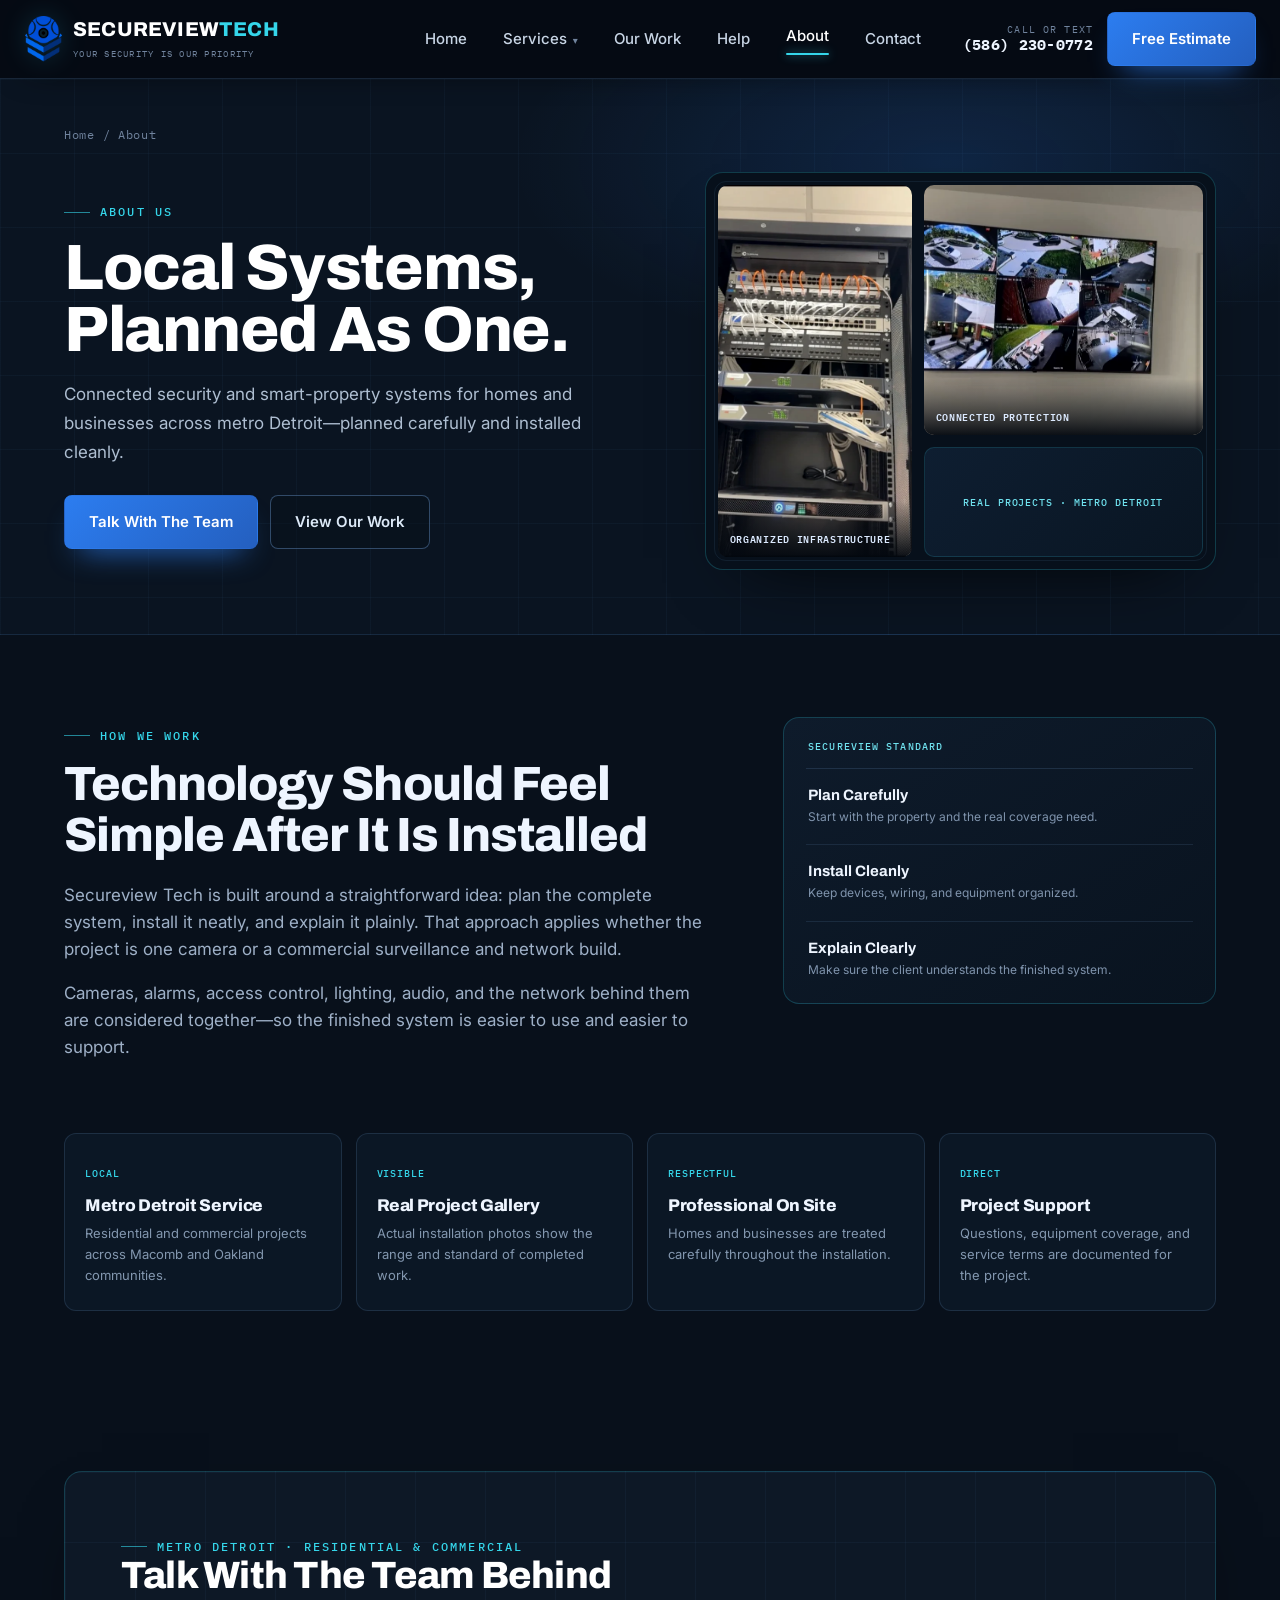
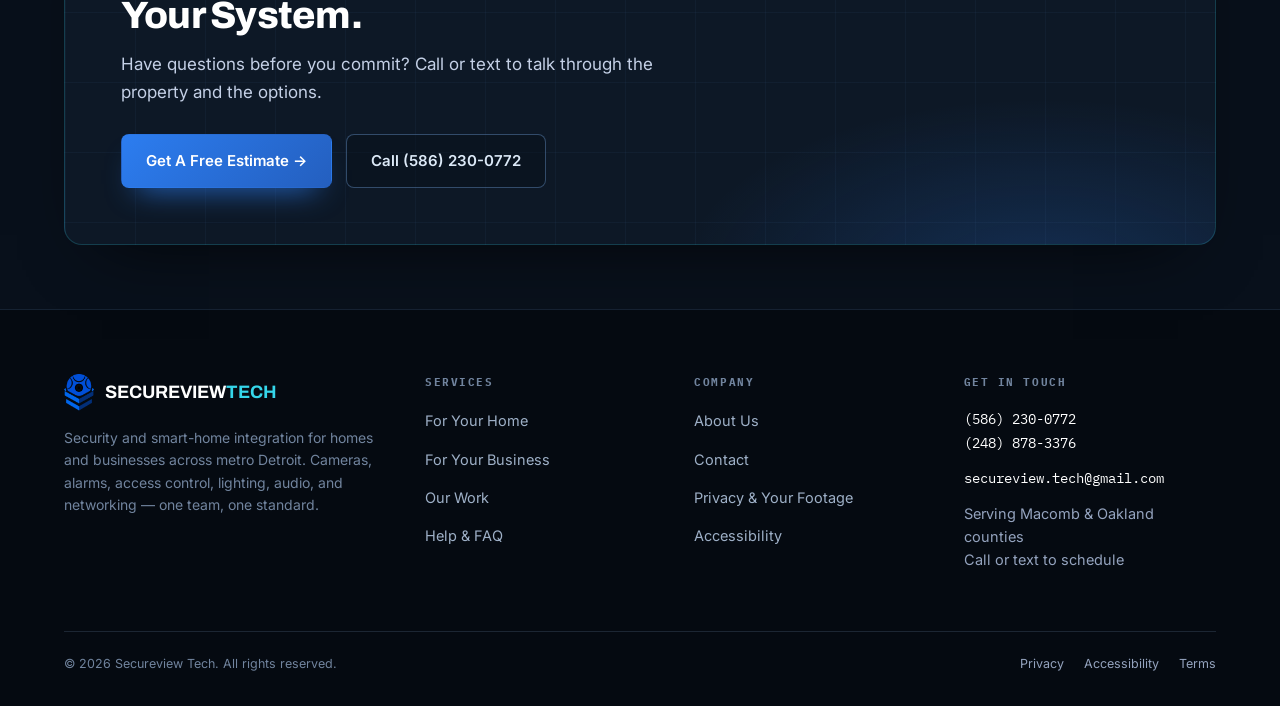
<file: about.html>
<!DOCTYPE html>
<html lang="en">
<head>
<meta charset="UTF-8">
<meta name="viewport" content="width=device-width, initial-scale=1.0">
<title>About Secureview Tech — Metro Detroit Security Integration</title>
<meta name="description" content="Meet the local Secureview Tech team serving metro Detroit homes and businesses with security, networking, lighting, and audio installation.">
<meta name="robots" content="index,follow,max-image-preview:large">
<meta name="theme-color" content="#060b13">
<meta name="referrer" content="strict-origin-when-cross-origin">
<link rel="canonical" href="https://secureviewtec.com/about.html">
<link rel="icon" type="image/png" href="assets/secureview-logo.png">
<link rel="apple-touch-icon" href="assets/secureview-logo.png">
<link rel="manifest" href="site.webmanifest">
<meta property="og:type" content="website">
<meta property="og:site_name" content="Secureview Tech">
<meta property="og:title" content="About Secureview Tech — Metro Detroit Security Integration">
<meta property="og:description" content="Meet the local Secureview Tech team serving metro Detroit homes and businesses with security, networking, lighting, and audio installation.">
<meta property="og:url" content="https://secureviewtec.com/about.html">
<meta name="twitter:card" content="summary_large_image">
<meta name="twitter:title" content="About Secureview Tech — Metro Detroit Security Integration">
<meta name="twitter:description" content="Meet the local Secureview Tech team serving metro Detroit homes and businesses with security, networking, lighting, and audio installation.">
<link rel="preconnect" href="https://fonts.googleapis.com">
<link rel="preconnect" href="https://fonts.gstatic.com" crossorigin>
<link href="https://fonts.googleapis.com/css2?family=Archivo:wght@600;700;800;900&family=Inter:wght@400;500;600;700&family=IBM+Plex+Mono:wght@400;500&display=swap" rel="stylesheet">
<link rel="stylesheet" href="styles.css">
<link rel="stylesheet" href="tech-one.css">
</head>
<body class="subpage subpage--about">
<a class="skip-link" href="#main-content">Skip to main content</a>
<header class="nav">
  <div class="nav__inner">
    <a class="brand" href="index.html" aria-label="Secureview Tech home">
      <span class="brand__shield" role="img" aria-label="Secureview Tech logo"></span>
      <span><span class="brand__name">SECUREVIEW<span>TECH</span></span>
      <span class="brand__tag">Your Security Is Our Priority</span></span>
    </a>
    <nav class="navlinks" aria-label="Primary">
      <a href="index.html">Home</a>
      <span class="has-drop">
        <a href="residential.html" aria-haspopup="true">Services</a>
        <span class="drop">
          <a href="residential.html"><b>For Your Home</b><small>Cameras, alarms, lighting, audio &amp; Wi-Fi</small></a>
          <a href="commercial.html"><b>For Your Business</b><small>Surveillance, access control &amp; networks</small></a>
        </span>
      </span>
      <a href="work.html">Our Work</a>
      <a href="help.html">Help</a>
      <a href="about.html" class="is-active">About</a>
      <a href="contact.html">Contact</a>
    </nav>
    <div class="nav__cta">
      <a class="nav__phone" href="tel:15862300772" aria-label="Call or text Secureview Tech at 586-230-0772"><small>Call or text</small><b>(586) 230-0772</b></a>
      <a href="contact.html" class="btn btn--primary">Free estimate</a>
      <button class="burger" aria-label="Open menu" aria-controls="mobileNav" aria-expanded="false" onclick="toggleMenu(this)"><span></span><span></span><span></span></button>
    </div>
  </div>
</header>
<div class="mobile" id="mobileNav" role="navigation" aria-label="Mobile" aria-hidden="true">
  <a href="index.html">Home</a>
  <a href="residential.html">Services — For Your Home</a>
  <a href="commercial.html" class="sub">For Your Business</a>
  <a href="work.html">Our Work</a>
  <a href="help.html">Help</a>
  <a href="about.html">About</a>
  <a href="contact.html">Contact</a>
  <a href="contact.html" class="btn btn--primary btn--wide">Get a free estimate</a>
</div>
<main id="main-content">
<section class="phead phead--showcase"><div class="wrap">
    <div class="crumbs"><a href="index.html">Home</a> / About</div>
    <div class="phead__grid"><div class="phead__copy"><span class="eyebrow eyebrow--light">About Us</span>
    <h1>Local Systems, Planned As One.</h1><p>Connected security and smart-property systems for homes and businesses across metro Detroit—planned carefully and installed cleanly.</p>
    <div class="phead__actions"><a href="contact.html" class="btn btn--primary">Talk With The Team</a><a href="work.html" class="btn btn--ghost">View Our Work</a></div></div>
    <div class="about-visual" aria-label="Real Secureview Tech installations"><figure><img src="assets/work/network-surveillance-cabinet.webp" alt="Organized network and surveillance cabinet" width="588" height="976"><figcaption>Organized Infrastructure</figcaption></figure><figure><img src="assets/work/residential-camera-monitoring.webp" alt="Residential camera monitoring display" width="1053" height="588"><figcaption>Connected Protection</figcaption></figure><span>Real Projects · Metro Detroit</span></div>
    </div></div></section><section class="section about-section"><div class="wrap">
   <div class="about-story"><div><span class="eyebrow">How We Work</span><h2>Technology Should Feel Simple After It Is Installed</h2><p>Secureview Tech is built around a straightforward idea: plan the complete system, install it neatly, and explain it plainly. That approach applies whether the project is one camera or a commercial surveillance and network build.</p><p>Cameras, alarms, access control, lighting, audio, and the network behind them are considered together—so the finished system is easier to use and easier to support.</p></div>
   <aside class="principles-card"><span>Secureview Standard</span><div><p><strong>Plan Carefully</strong><small>Start with the property and the real coverage need.</small></p></div><div><p><strong>Install Cleanly</strong><small>Keep devices, wiring, and equipment organized.</small></p></div><div><p><strong>Explain Clearly</strong><small>Make sure the client understands the finished system.</small></p></div></aside></div>
   <div class="trust-grid"><article><span>Local</span><h3>Metro Detroit Service</h3><p>Residential and commercial projects across Macomb and Oakland communities.</p></article><article><span>Visible</span><h3>Real Project Gallery</h3><p>Actual installation photos show the range and standard of completed work.</p></article><article><span>Respectful</span><h3>Professional On Site</h3><p>Homes and businesses are treated carefully throughout the installation.</p></article><article><span>Direct</span><h3>Project Support</h3><p>Questions, equipment coverage, and service terms are documented for the project.</p></article></div>
 </div></section><section class="section--tight"><div class="wrap"><div class="cta">
    <span class="eyebrow eyebrow--light">Metro Detroit · residential &amp; commercial</span>
     <h2>Talk With The Team Behind Your System.</h2><p>Have questions before you commit? Call or text to talk through the property and the options.</p>
    <div class="cta__actions">
      <a href="contact.html" class="btn btn--primary">Get a free estimate →</a>
      <a href="tel:15862300772" class="btn btn--ghost">Call (586) 230-0772</a>
    </div></div></div></section></main>
<footer class="foot">
  <div class="wrap">
    <div class="foot__grid">
      <div>
        <div class="foot__brand"><span class="foot__logo" role="img" aria-label="Secureview Tech logo"></span><b>SECUREVIEW<span>TECH</span></b></div>
        <p class="foot__blurb">Security and smart-home integration for homes and businesses across metro Detroit. Cameras, alarms, access control, lighting, audio, and networking — one team, one standard.</p>
      </div>
      <div><h5>Services</h5><ul>
        <li><a href="residential.html">For your home</a></li>
        <li><a href="commercial.html">For your business</a></li>
        <li><a href="work.html">Our work</a></li>
        <li><a href="help.html">Help &amp; FAQ</a></li>
      </ul></div>
      <div><h5>Company</h5><ul>
        <li><a href="about.html">About us</a></li>
        <li><a href="contact.html">Contact</a></li>
        <li><a href="privacy.html">Privacy &amp; your footage</a></li>
        <li><a href="accessibility.html">Accessibility</a></li>
      </ul></div>
      <div class="foot__contact"><h5>Get in touch</h5>
        <div><a href="tel:15862300772">(586) 230-0772</a><br><a href="tel:12488783376">(248) 878-3376</a></div>
        <div><a href="mailto:secureview.tech@gmail.com">secureview.tech@gmail.com</a></div>
        <div style="color:#94A3BE">Serving Macomb &amp; Oakland counties<br>Call or text to schedule</div>
      </div>
    </div>
    <div class="foot__bottom">
      <span>© 2026 Secureview Tech. All rights reserved.</span>
      <span class="foot__legal"><a href="privacy.html">Privacy</a><a href="accessibility.html">Accessibility</a><a href="terms.html">Terms</a></span>
    </div>
  </div>
</footer>
<a class="callbar" href="tel:15862300772"><svg width="18" height="18" viewBox="0 0 24 24" fill="currentColor"><path d="M6.6 10.8c1.4 2.8 3.8 5.1 6.6 6.6l2.2-2.2c.3-.3.7-.4 1-.2 1.1.4 2.3.6 3.6.6.6 0 1 .4 1 1V20c0 .6-.4 1-1 1C10.7 21 3 13.3 3 3c0-.6.4-1 1-1h3.5c.6 0 1 .4 1 1 0 1.2.2 2.4.6 3.6.1.4 0 .8-.3 1l-2.2 2.2z"/></svg>Tap to call Secureview Tech</a>
<script>
function setMenu(open,btn){var m=document.getElementById('mobileNav');if(!m)return;m.classList.toggle('open',open);m.setAttribute('aria-hidden',String(!open));btn.setAttribute('aria-expanded',String(open));btn.setAttribute('aria-label',open?'Close menu':'Open menu');document.body.classList.toggle('menu-open',open);if(open){var first=m.querySelector('a');if(first)first.focus();}}
function toggleMenu(btn){var m=document.getElementById('mobileNav');setMenu(!m.classList.contains('open'),btn);}
document.addEventListener('keydown',function(event){if(event.key==='Escape'){var m=document.getElementById('mobileNav');var btn=document.querySelector('.burger');if(m&&btn&&m.classList.contains('open')){setMenu(false,btn);btn.focus();}}});
</script>
</body></html>
</file>
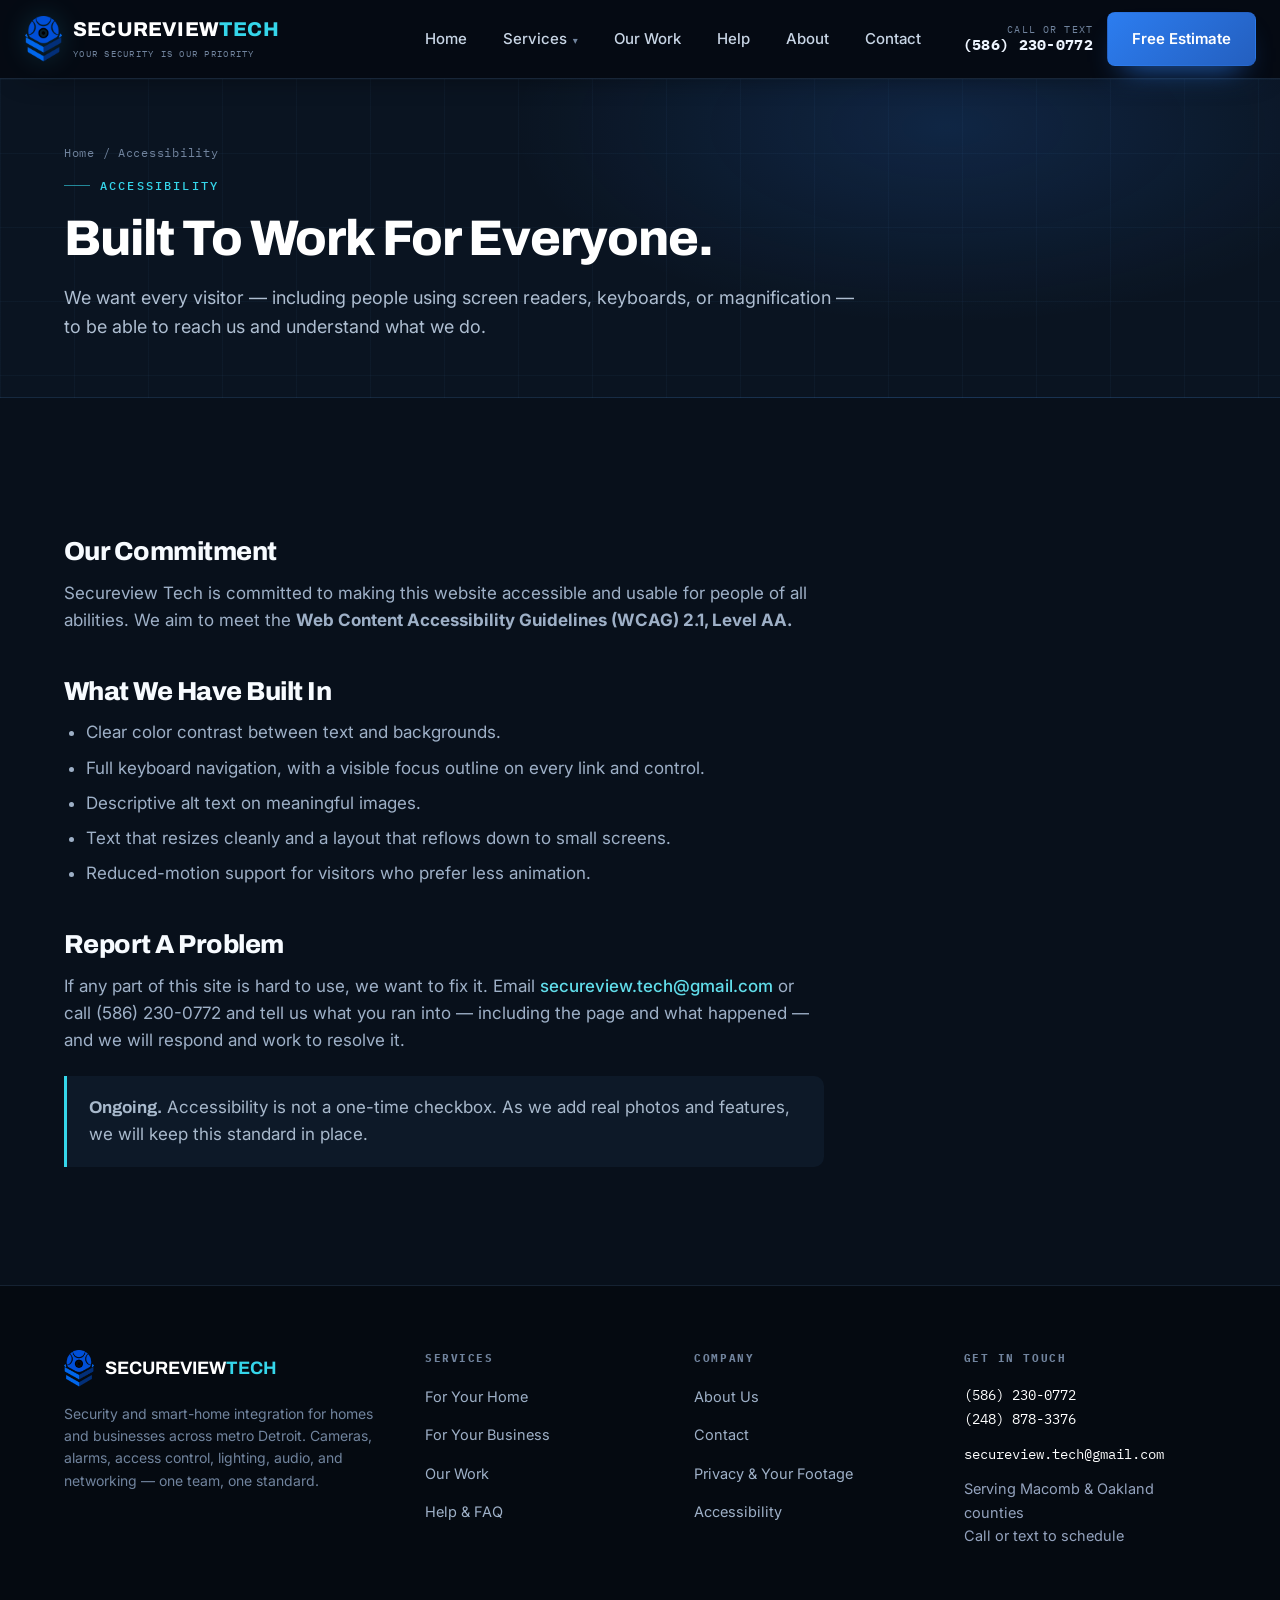
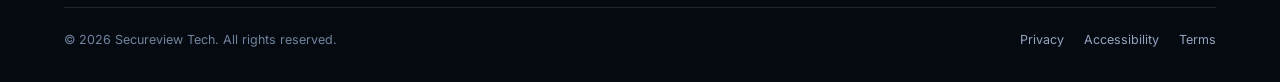
<file: accessibility.html>
<!DOCTYPE html>
<html lang="en">
<head>
<meta charset="UTF-8">
<meta name="viewport" content="width=device-width, initial-scale=1.0">
<title>Accessibility — Secureview Tech</title>
<meta name="description" content="Secureview Tech is committed to keeping this website usable for everyone.">
<meta name="robots" content="index,follow,max-image-preview:large">
<meta name="theme-color" content="#060b13">
<meta name="referrer" content="strict-origin-when-cross-origin">
<link rel="canonical" href="https://secureviewtec.com/accessibility.html">
<link rel="icon" type="image/png" href="assets/secureview-logo.png">
<link rel="apple-touch-icon" href="assets/secureview-logo.png">
<link rel="manifest" href="site.webmanifest">
<meta property="og:type" content="website">
<meta property="og:site_name" content="Secureview Tech">
<meta property="og:title" content="Accessibility — Secureview Tech">
<meta property="og:description" content="Secureview Tech is committed to keeping this website usable for everyone.">
<meta property="og:url" content="https://secureviewtec.com/accessibility.html">
<meta name="twitter:card" content="summary_large_image">
<meta name="twitter:title" content="Accessibility — Secureview Tech">
<meta name="twitter:description" content="Secureview Tech is committed to keeping this website usable for everyone.">
<link rel="preconnect" href="https://fonts.googleapis.com">
<link rel="preconnect" href="https://fonts.gstatic.com" crossorigin>
<link href="https://fonts.googleapis.com/css2?family=Archivo:wght@600;700;800;900&family=Inter:wght@400;500;600;700&family=IBM+Plex+Mono:wght@400;500&display=swap" rel="stylesheet">
<link rel="stylesheet" href="styles.css">
<link rel="stylesheet" href="tech-one.css">
</head>
<body>
<a class="skip-link" href="#main-content">Skip to main content</a>
<header class="nav">
  <div class="nav__inner">
    <a class="brand" href="index.html" aria-label="Secureview Tech home">
      <span class="brand__shield" role="img" aria-label="Secureview Tech logo"></span>
      <span><span class="brand__name">SECUREVIEW<span>TECH</span></span>
      <span class="brand__tag">Your Security Is Our Priority</span></span>
    </a>
    <nav class="navlinks" aria-label="Primary">
      <a href="index.html">Home</a>
      <span class="has-drop">
        <a href="residential.html" aria-haspopup="true">Services</a>
        <span class="drop">
          <a href="residential.html"><b>For Your Home</b><small>Cameras, alarms, lighting, audio &amp; Wi-Fi</small></a>
          <a href="commercial.html"><b>For Your Business</b><small>Surveillance, access control &amp; networks</small></a>
        </span>
      </span>
      <a href="work.html">Our Work</a>
      <a href="help.html">Help</a>
      <a href="about.html">About</a>
      <a href="contact.html">Contact</a>
    </nav>
    <div class="nav__cta">
      <a class="nav__phone" href="tel:15862300772" aria-label="Call or text Secureview Tech at 586-230-0772"><small>Call or text</small><b>(586) 230-0772</b></a>
      <a href="contact.html" class="btn btn--primary">Free estimate</a>
      <button class="burger" aria-label="Open menu" aria-controls="mobileNav" aria-expanded="false" onclick="toggleMenu(this)"><span></span><span></span><span></span></button>
    </div>
  </div>
</header>
<div class="mobile" id="mobileNav" role="navigation" aria-label="Mobile" aria-hidden="true">
  <a href="index.html">Home</a>
  <a href="residential.html">Services — For Your Home</a>
  <a href="commercial.html" class="sub">For Your Business</a>
  <a href="work.html">Our Work</a>
  <a href="help.html">Help</a>
  <a href="about.html">About</a>
  <a href="contact.html">Contact</a>
  <a href="contact.html" class="btn btn--primary btn--wide">Get a free estimate</a>
</div>
<main id="main-content">
<section class="phead"><div class="wrap">
    <div class="crumbs"><a href="index.html">Home</a> / Accessibility</div>
    <span class="eyebrow eyebrow--light" style="margin-top:14px">Accessibility</span>
    <h1>Built To Work For Everyone.</h1><p>We want every visitor — including people using screen readers, keyboards, or magnification — to be able to reach us and understand what we do.</p></div></section><section class="section"><div class="wrap"><div class="prose">
   <h2>Our Commitment</h2>
   <p>Secureview Tech is committed to making this website accessible and usable for people of all abilities. We aim to meet the <b>Web Content Accessibility Guidelines (WCAG) 2.1, Level AA.</b></p>
   <h2>What We Have Built In</h2>
   <ul>
     <li>Clear color contrast between text and backgrounds.</li>
     <li>Full keyboard navigation, with a visible focus outline on every link and control.</li>
     <li>Descriptive alt text on meaningful images.</li>
     <li>Text that resizes cleanly and a layout that reflows down to small screens.</li>
     <li>Reduced-motion support for visitors who prefer less animation.</li>
   </ul>
   <h2>Report A Problem</h2>
   <p>If any part of this site is hard to use, we want to fix it. Email <a href="mailto:secureview.tech@gmail.com">secureview.tech@gmail.com</a> or call (586) 230-0772 and tell us what you ran into — including the page and what happened — and we will respond and work to resolve it.</p>
   <div class="note"><b>Ongoing.</b> Accessibility is not a one-time checkbox. As we add real photos and features, we will keep this standard in place.</div>
 </div></div></section></main>
<footer class="foot">
  <div class="wrap">
    <div class="foot__grid">
      <div>
        <div class="foot__brand"><span class="foot__logo" role="img" aria-label="Secureview Tech logo"></span><b>SECUREVIEW<span>TECH</span></b></div>
        <p class="foot__blurb">Security and smart-home integration for homes and businesses across metro Detroit. Cameras, alarms, access control, lighting, audio, and networking — one team, one standard.</p>
      </div>
      <div><h5>Services</h5><ul>
        <li><a href="residential.html">For your home</a></li>
        <li><a href="commercial.html">For your business</a></li>
        <li><a href="work.html">Our work</a></li>
        <li><a href="help.html">Help &amp; FAQ</a></li>
      </ul></div>
      <div><h5>Company</h5><ul>
        <li><a href="about.html">About us</a></li>
        <li><a href="contact.html">Contact</a></li>
        <li><a href="privacy.html">Privacy &amp; your footage</a></li>
        <li><a href="accessibility.html">Accessibility</a></li>
      </ul></div>
      <div class="foot__contact"><h5>Get in touch</h5>
        <div><a href="tel:15862300772">(586) 230-0772</a><br><a href="tel:12488783376">(248) 878-3376</a></div>
        <div><a href="mailto:secureview.tech@gmail.com">secureview.tech@gmail.com</a></div>
        <div style="color:#94A3BE">Serving Macomb &amp; Oakland counties<br>Call or text to schedule</div>
      </div>
    </div>
    <div class="foot__bottom">
      <span>© 2026 Secureview Tech. All rights reserved.</span>
      <span class="foot__legal"><a href="privacy.html">Privacy</a><a href="accessibility.html">Accessibility</a><a href="terms.html">Terms</a></span>
    </div>
  </div>
</footer>
<a class="callbar" href="tel:15862300772"><svg width="18" height="18" viewBox="0 0 24 24" fill="currentColor"><path d="M6.6 10.8c1.4 2.8 3.8 5.1 6.6 6.6l2.2-2.2c.3-.3.7-.4 1-.2 1.1.4 2.3.6 3.6.6.6 0 1 .4 1 1V20c0 .6-.4 1-1 1C10.7 21 3 13.3 3 3c0-.6.4-1 1-1h3.5c.6 0 1 .4 1 1 0 1.2.2 2.4.6 3.6.1.4 0 .8-.3 1l-2.2 2.2z"/></svg>Tap to call Secureview Tech</a>
<script>
function setMenu(open,btn){var m=document.getElementById('mobileNav');if(!m)return;m.classList.toggle('open',open);m.setAttribute('aria-hidden',String(!open));btn.setAttribute('aria-expanded',String(open));btn.setAttribute('aria-label',open?'Close menu':'Open menu');document.body.classList.toggle('menu-open',open);if(open){var first=m.querySelector('a');if(first)first.focus();}}
function toggleMenu(btn){var m=document.getElementById('mobileNav');setMenu(!m.classList.contains('open'),btn);}
document.addEventListener('keydown',function(event){if(event.key==='Escape'){var m=document.getElementById('mobileNav');var btn=document.querySelector('.burger');if(m&&btn&&m.classList.contains('open')){setMenu(false,btn);btn.focus();}}});
</script>
</body></html>
</file>
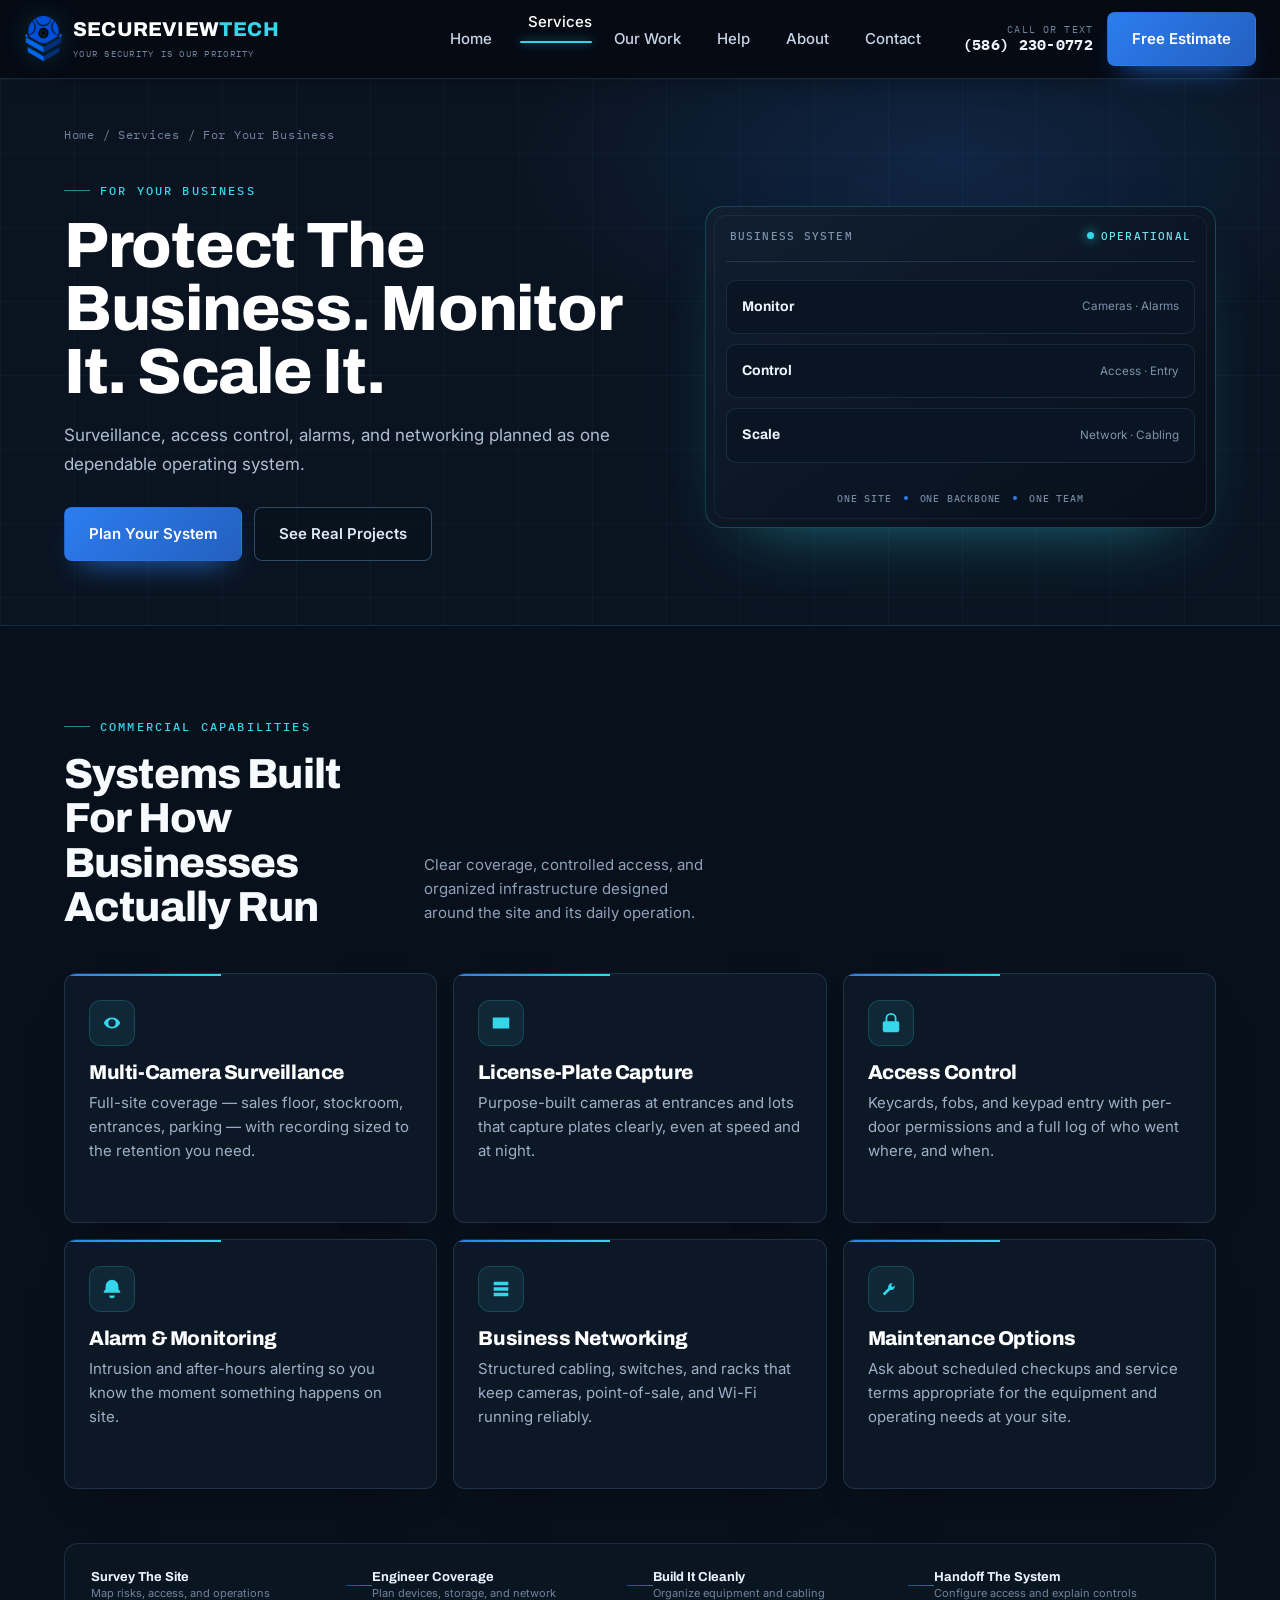
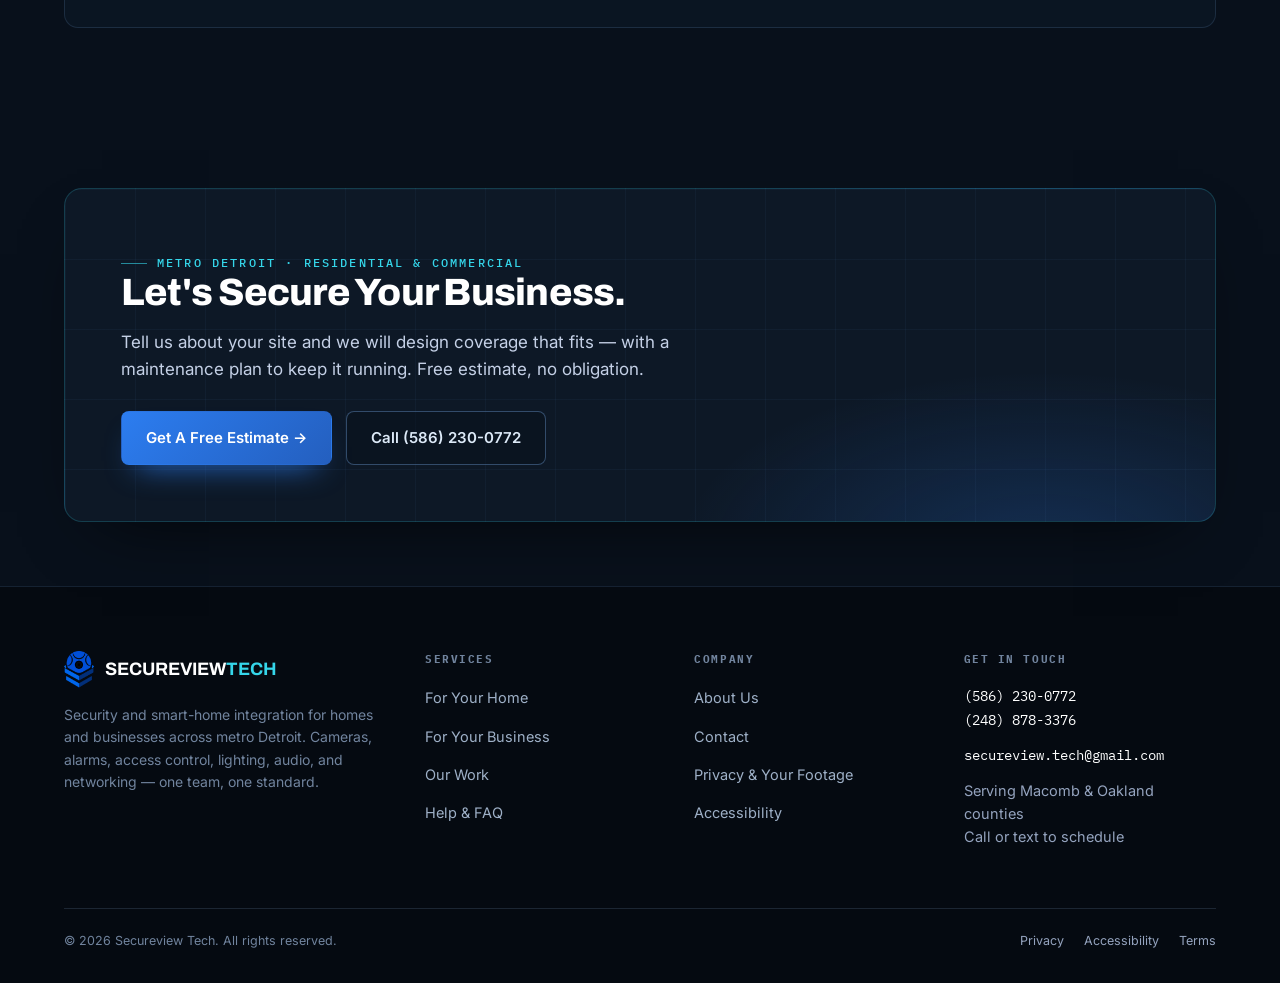
<file: commercial.html>
<!DOCTYPE html>
<html lang="en">
<head>
<meta charset="UTF-8">
<meta name="viewport" content="width=device-width, initial-scale=1.0">
<title>For Your Business — Commercial Security &amp; Networks | Secureview Tech</title>
<meta name="description" content="Commercial surveillance, license-plate capture, access control, alarms, business networking, and maintenance agreements across metro Detroit.">
<meta name="robots" content="index,follow,max-image-preview:large">
<meta name="theme-color" content="#060b13">
<meta name="referrer" content="strict-origin-when-cross-origin">
<link rel="canonical" href="https://secureviewtec.com/commercial.html">
<link rel="icon" type="image/png" href="assets/secureview-logo.png">
<link rel="apple-touch-icon" href="assets/secureview-logo.png">
<link rel="manifest" href="site.webmanifest">
<meta property="og:type" content="website">
<meta property="og:site_name" content="Secureview Tech">
<meta property="og:title" content="For Your Business — Commercial Security &amp; Networks | Secureview Tech">
<meta property="og:description" content="Commercial surveillance, license-plate capture, access control, alarms, business networking, and maintenance agreements across metro Detroit.">
<meta property="og:url" content="https://secureviewtec.com/commercial.html">
<meta name="twitter:card" content="summary_large_image">
<meta name="twitter:title" content="For Your Business — Commercial Security &amp; Networks | Secureview Tech">
<meta name="twitter:description" content="Commercial surveillance, license-plate capture, access control, alarms, business networking, and maintenance agreements across metro Detroit.">
<link rel="preconnect" href="https://fonts.googleapis.com">
<link rel="preconnect" href="https://fonts.gstatic.com" crossorigin>
<link href="https://fonts.googleapis.com/css2?family=Archivo:wght@600;700;800;900&family=Inter:wght@400;500;600;700&family=IBM+Plex+Mono:wght@400;500&display=swap" rel="stylesheet">
<link rel="stylesheet" href="styles.css">
<link rel="stylesheet" href="tech-one.css">
</head>
<body class="subpage subpage--commercial">
<a class="skip-link" href="#main-content">Skip to main content</a>
<header class="nav">
  <div class="nav__inner">
    <a class="brand" href="index.html" aria-label="Secureview Tech home">
      <span class="brand__shield" role="img" aria-label="Secureview Tech logo"></span>
      <span><span class="brand__name">SECUREVIEW<span>TECH</span></span>
      <span class="brand__tag">Your Security Is Our Priority</span></span>
    </a>
    <nav class="navlinks" aria-label="Primary">
      <a href="index.html">Home</a>
      <span class="has-drop">
        <a href="residential.html" aria-haspopup="true" class="is-active">Services</a>
        <span class="drop">
          <a href="residential.html"><b>For Your Home</b><small>Cameras, alarms, lighting, audio &amp; Wi-Fi</small></a>
          <a href="commercial.html"><b>For Your Business</b><small>Surveillance, access control &amp; networks</small></a>
        </span>
      </span>
      <a href="work.html">Our Work</a>
      <a href="help.html">Help</a>
      <a href="about.html">About</a>
      <a href="contact.html">Contact</a>
    </nav>
    <div class="nav__cta">
      <a class="nav__phone" href="tel:15862300772" aria-label="Call or text Secureview Tech at 586-230-0772"><small>Call or text</small><b>(586) 230-0772</b></a>
      <a href="contact.html" class="btn btn--primary">Free estimate</a>
      <button class="burger" aria-label="Open menu" aria-controls="mobileNav" aria-expanded="false" onclick="toggleMenu(this)"><span></span><span></span><span></span></button>
    </div>
  </div>
</header>
<div class="mobile" id="mobileNav" role="navigation" aria-label="Mobile" aria-hidden="true">
  <a href="index.html">Home</a>
  <a href="residential.html">Services — For Your Home</a>
  <a href="commercial.html" class="sub">For Your Business</a>
  <a href="work.html">Our Work</a>
  <a href="help.html">Help</a>
  <a href="about.html">About</a>
  <a href="contact.html">Contact</a>
  <a href="contact.html" class="btn btn--primary btn--wide">Get a free estimate</a>
</div>
<main id="main-content">
<section class="phead phead--showcase"><div class="wrap">
    <div class="crumbs"><a href="index.html">Home</a> / Services / <a href="commercial.html">For Your Business</a></div>
    <div class="phead__grid"><div class="phead__copy"><span class="eyebrow eyebrow--light">For Your Business</span>
    <h1>Protect The Business. Monitor It. Scale It.</h1><p>Surveillance, access control, alarms, and networking planned as one dependable operating system.</p>
    <div class="phead__actions"><a href="contact.html" class="btn btn--primary">Plan Your System</a><a href="work.html" class="btn btn--ghost">See Real Projects</a></div></div>
    <div class="system-card" aria-label="Commercial system overview"><div class="system-card__top"><span>Business System</span><b><i></i>Operational</b></div><div class="system-card__nodes"><div><p><b>Monitor</b><small>Cameras · Alarms</small></p></div><div><p><b>Control</b><small>Access · Entry</small></p></div><div><p><b>Scale</b><small>Network · Cabling</small></p></div></div><div class="system-card__foot">One Site <i></i> One Backbone <i></i> One Team</div></div>
    </div></div></section><section class="section service-section"><div class="wrap">
   <div class="sec-head sec-head--split"><div><span class="eyebrow">Commercial Capabilities</span><h2>Systems Built For How Businesses Actually Run</h2></div><p>Clear coverage, controlled access, and organized infrastructure designed around the site and its daily operation.</p></div>
   <div class="svc svc--tech">
     <div class="svc__item dark"><div class="ico"><svg width="22" height="22" viewBox="0 0 24 24" fill="currentColor"><path d="M12 6a9.8 9.8 0 00-9 6 9.8 9.8 0 0018 0 9.8 9.8 0 00-9-6zm0 10a4 4 0 110-8 4 4 0 010 8z"/></svg></div><h3>Multi-Camera Surveillance</h3><p>Full-site coverage — sales floor, stockroom, entrances, parking — with recording sized to the retention you need.</p></div>
     <div class="svc__item dark"><div class="ico"><svg width="22" height="22" viewBox="0 0 24 24" fill="currentColor"><path d="M3 6h18v12H3zM6 9v6M10 9v6M14 9h4M14 13h4"/></svg></div><h3>License-Plate Capture</h3><p>Purpose-built cameras at entrances and lots that capture plates clearly, even at speed and at night.</p></div>
     <div class="svc__item dark"><div class="ico"><svg width="22" height="22" viewBox="0 0 24 24" fill="currentColor"><path d="M6 10V7a6 6 0 0112 0v3h1a2 2 0 012 2v8a2 2 0 01-2 2H5a2 2 0 01-2-2v-8a2 2 0 012-2zm2 0h8V7a4 4 0 00-8 0z"/></svg></div><h3>Access Control</h3><p>Keycards, fobs, and keypad entry with per-door permissions and a full log of who went where, and when.</p></div>
     <div class="svc__item dark"><div class="ico"><svg width="22" height="22" viewBox="0 0 24 24" fill="currentColor"><path d="M12 2a7 7 0 00-7 7v3l-2 3v1h18v-1l-2-3V9a7 7 0 00-7-7zm0 20a3 3 0 003-3H9a3 3 0 003 3z"/></svg></div><h3>Alarm &amp; Monitoring</h3><p>Intrusion and after-hours alerting so you know the moment something happens on site.</p></div>
     <div class="svc__item dark"><div class="ico"><svg width="22" height="22" viewBox="0 0 24 24" fill="currentColor"><path d="M4 4h16v4H4zM4 10h16v4H4zM4 16h16v4H4z"/></svg></div><h3>Business Networking</h3><p>Structured cabling, switches, and racks that keep cameras, point-of-sale, and Wi-Fi running reliably.</p></div>
     <div class="svc__item dark"><div class="ico"><svg width="22" height="22" viewBox="0 0 24 24" fill="currentColor"><path d="M14 6a4 4 0 00-5 5l-6 6 2 2 6-6a4 4 0 005-5l-2 2-2-2 2-2z"/></svg></div><h3>Maintenance Options</h3><p>Ask about scheduled checkups and service terms appropriate for the equipment and operating needs at your site.</p></div>
   </div>
   <div class="process-rail" aria-label="Our commercial project process"><div><b>Survey The Site</b><small>Map risks, access, and operations</small></div><i></i><div><b>Engineer Coverage</b><small>Plan devices, storage, and network</small></div><i></i><div><b>Build It Cleanly</b><small>Organize equipment and cabling</small></div><i></i><div><b>Handoff The System</b><small>Configure access and explain controls</small></div></div>
 </div></section><section class="section--tight"><div class="wrap"><div class="cta">
    <span class="eyebrow eyebrow--light">Metro Detroit · residential &amp; commercial</span>
    <h2>Let's Secure Your Business.</h2><p>Tell us about your site and we will design coverage that fits — with a maintenance plan to keep it running. Free estimate, no obligation.</p>
    <div class="cta__actions">
      <a href="contact.html" class="btn btn--primary">Get a free estimate →</a>
      <a href="tel:15862300772" class="btn btn--ghost">Call (586) 230-0772</a>
    </div></div></div></section></main>
<footer class="foot">
  <div class="wrap">
    <div class="foot__grid">
      <div>
        <div class="foot__brand"><span class="foot__logo" role="img" aria-label="Secureview Tech logo"></span><b>SECUREVIEW<span>TECH</span></b></div>
        <p class="foot__blurb">Security and smart-home integration for homes and businesses across metro Detroit. Cameras, alarms, access control, lighting, audio, and networking — one team, one standard.</p>
      </div>
      <div><h5>Services</h5><ul>
        <li><a href="residential.html">For your home</a></li>
        <li><a href="commercial.html">For your business</a></li>
        <li><a href="work.html">Our work</a></li>
        <li><a href="help.html">Help &amp; FAQ</a></li>
      </ul></div>
      <div><h5>Company</h5><ul>
        <li><a href="about.html">About us</a></li>
        <li><a href="contact.html">Contact</a></li>
        <li><a href="privacy.html">Privacy &amp; your footage</a></li>
        <li><a href="accessibility.html">Accessibility</a></li>
      </ul></div>
      <div class="foot__contact"><h5>Get in touch</h5>
        <div><a href="tel:15862300772">(586) 230-0772</a><br><a href="tel:12488783376">(248) 878-3376</a></div>
        <div><a href="mailto:secureview.tech@gmail.com">secureview.tech@gmail.com</a></div>
        <div style="color:#94A3BE">Serving Macomb &amp; Oakland counties<br>Call or text to schedule</div>
      </div>
    </div>
    <div class="foot__bottom">
      <span>© 2026 Secureview Tech. All rights reserved.</span>
      <span class="foot__legal"><a href="privacy.html">Privacy</a><a href="accessibility.html">Accessibility</a><a href="terms.html">Terms</a></span>
    </div>
  </div>
</footer>
<a class="callbar" href="tel:15862300772"><svg width="18" height="18" viewBox="0 0 24 24" fill="currentColor"><path d="M6.6 10.8c1.4 2.8 3.8 5.1 6.6 6.6l2.2-2.2c.3-.3.7-.4 1-.2 1.1.4 2.3.6 3.6.6.6 0 1 .4 1 1V20c0 .6-.4 1-1 1C10.7 21 3 13.3 3 3c0-.6.4-1 1-1h3.5c.6 0 1 .4 1 1 0 1.2.2 2.4.6 3.6.1.4 0 .8-.3 1l-2.2 2.2z"/></svg>Tap to call Secureview Tech</a>
<script>
function setMenu(open,btn){var m=document.getElementById('mobileNav');if(!m)return;m.classList.toggle('open',open);m.setAttribute('aria-hidden',String(!open));btn.setAttribute('aria-expanded',String(open));btn.setAttribute('aria-label',open?'Close menu':'Open menu');document.body.classList.toggle('menu-open',open);if(open){var first=m.querySelector('a');if(first)first.focus();}}
function toggleMenu(btn){var m=document.getElementById('mobileNav');setMenu(!m.classList.contains('open'),btn);}
document.addEventListener('keydown',function(event){if(event.key==='Escape'){var m=document.getElementById('mobileNav');var btn=document.querySelector('.burger');if(m&&btn&&m.classList.contains('open')){setMenu(false,btn);btn.focus();}}});
</script>
</body></html>
</file>
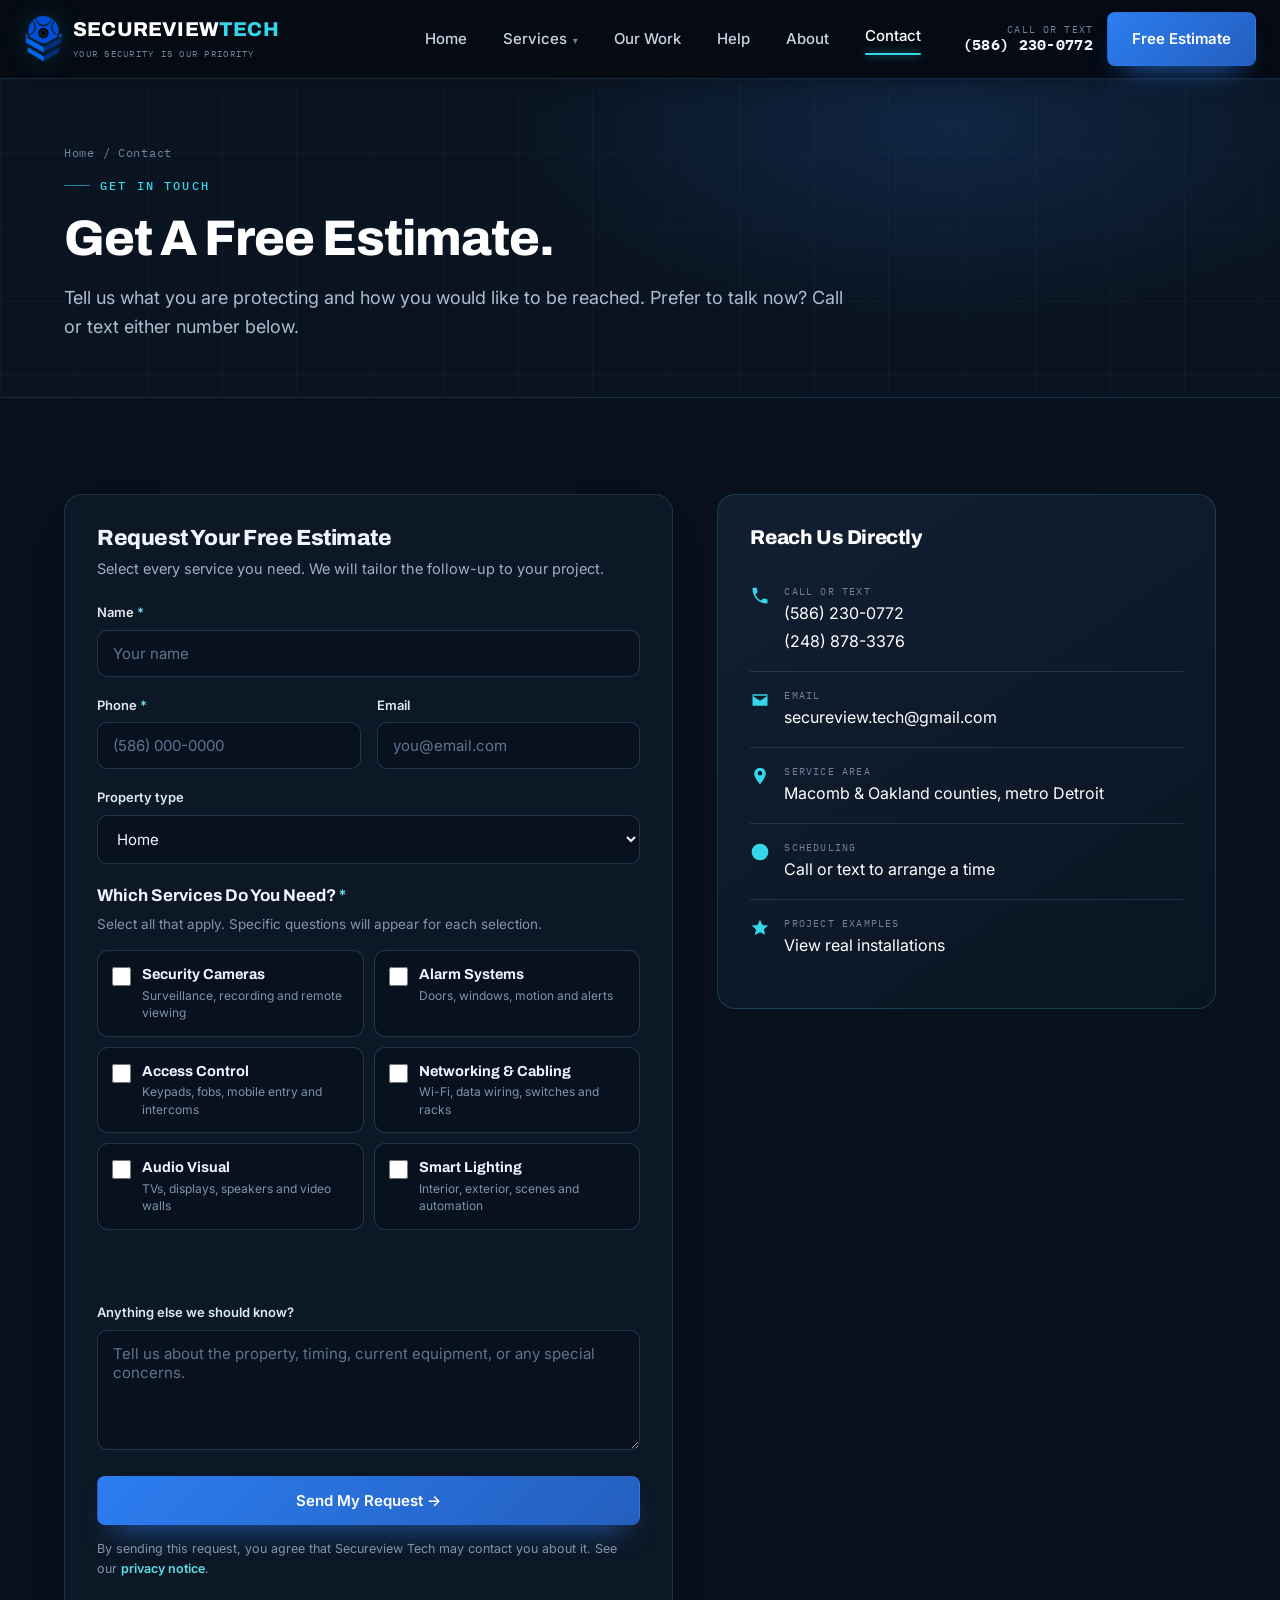
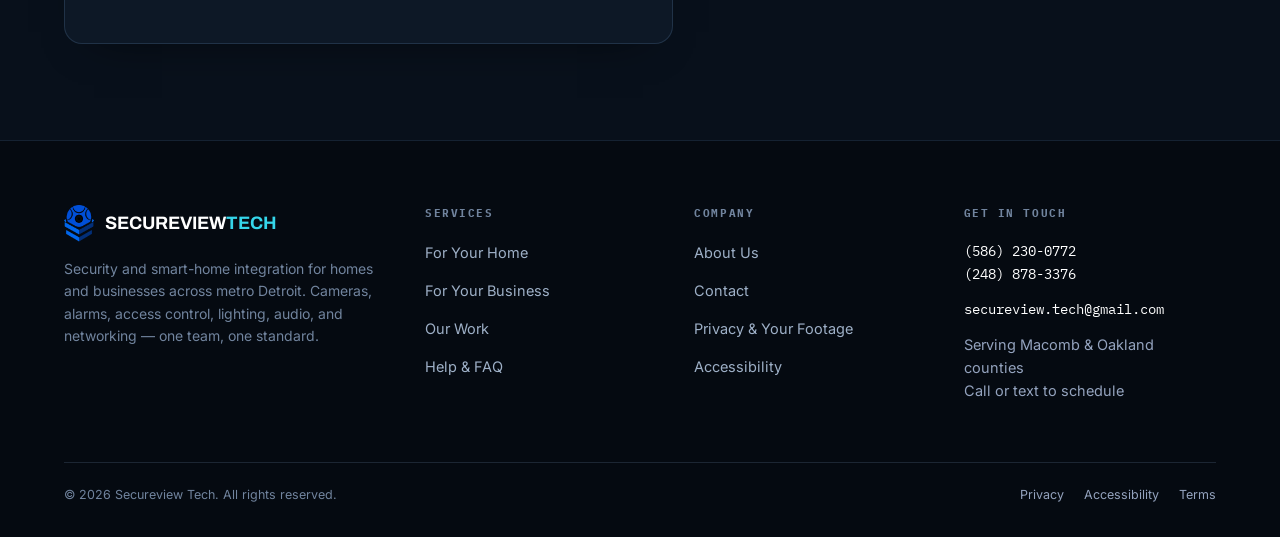
<file: contact.html>
<!DOCTYPE html>
<html lang="en">
<head>
<meta charset="UTF-8">
<meta name="viewport" content="width=device-width, initial-scale=1.0">
<title>Contact Secureview Tech — Free Estimate</title>
<meta name="description" content="Get a free estimate for security or smart-home installation across metro Detroit. Call, text, or send a message.">
<meta name="robots" content="index,follow,max-image-preview:large">
<meta name="theme-color" content="#060b13">
<meta name="referrer" content="strict-origin-when-cross-origin">
<link rel="canonical" href="https://secureviewtec.com/contact.html">
<link rel="icon" type="image/png" href="assets/secureview-logo.png">
<link rel="apple-touch-icon" href="assets/secureview-logo.png">
<link rel="manifest" href="site.webmanifest">
<meta property="og:type" content="website">
<meta property="og:site_name" content="Secureview Tech">
<meta property="og:title" content="Contact Secureview Tech — Free Estimate">
<meta property="og:description" content="Get a free estimate for security or smart-home installation across metro Detroit. Call, text, or send a message.">
<meta property="og:url" content="https://secureviewtec.com/contact.html">
<meta name="twitter:card" content="summary_large_image">
<meta name="twitter:title" content="Contact Secureview Tech — Free Estimate">
<meta name="twitter:description" content="Get a free estimate for security or smart-home installation across metro Detroit. Call, text, or send a message.">
<link rel="preconnect" href="https://fonts.googleapis.com">
<link rel="preconnect" href="https://fonts.gstatic.com" crossorigin>
<link href="https://fonts.googleapis.com/css2?family=Archivo:wght@600;700;800;900&family=Inter:wght@400;500;600;700&family=IBM+Plex+Mono:wght@400;500&display=swap" rel="stylesheet">
<link rel="stylesheet" href="styles.css">
<link rel="stylesheet" href="tech-one.css">
</head>
<body>
<a class="skip-link" href="#main-content">Skip to main content</a>
<header class="nav">
  <div class="nav__inner">
    <a class="brand" href="index.html" aria-label="Secureview Tech home">
      <span class="brand__shield" role="img" aria-label="Secureview Tech logo"></span>
      <span><span class="brand__name">SECUREVIEW<span>TECH</span></span>
      <span class="brand__tag">Your Security Is Our Priority</span></span>
    </a>
    <nav class="navlinks" aria-label="Primary">
      <a href="index.html">Home</a>
      <span class="has-drop">
        <a href="residential.html" aria-haspopup="true">Services</a>
        <span class="drop">
          <a href="residential.html"><b>For Your Home</b><small>Cameras, alarms, lighting, audio &amp; Wi-Fi</small></a>
          <a href="commercial.html"><b>For Your Business</b><small>Surveillance, access control &amp; networks</small></a>
        </span>
      </span>
      <a href="work.html">Our Work</a>
      <a href="help.html">Help</a>
      <a href="about.html">About</a>
      <a href="contact.html" class="is-active">Contact</a>
    </nav>
    <div class="nav__cta">
      <a class="nav__phone" href="tel:15862300772" aria-label="Call or text Secureview Tech at 586-230-0772"><small>Call or text</small><b>(586) 230-0772</b></a>
      <a href="contact.html" class="btn btn--primary">Free estimate</a>
      <button class="burger" aria-label="Open menu" aria-controls="mobileNav" aria-expanded="false" onclick="toggleMenu(this)"><span></span><span></span><span></span></button>
    </div>
  </div>
</header>
<div class="mobile" id="mobileNav" role="navigation" aria-label="Mobile" aria-hidden="true">
  <a href="index.html">Home</a>
  <a href="residential.html">Services — For Your Home</a>
  <a href="commercial.html" class="sub">For Your Business</a>
  <a href="work.html">Our Work</a>
  <a href="help.html">Help</a>
  <a href="about.html">About</a>
  <a href="contact.html">Contact</a>
  <a href="contact.html" class="btn btn--primary btn--wide">Get a free estimate</a>
</div>
<main id="main-content">
<section class="phead"><div class="wrap">
    <div class="crumbs"><a href="index.html">Home</a> / Contact</div>
    <span class="eyebrow eyebrow--light" style="margin-top:14px">Get in touch</span>
    <h1>Get A Free Estimate.</h1><p>Tell us what you are protecting and how you would like to be reached. Prefer to talk now? Call or text either number below.</p></div></section><section class="section"><div class="wrap"><div class="contact-grid">
   <form class="formcard" id="estimateForm" action="https://formsubmit.co/secureview.tech@gmail.com" method="POST">
     <h3 style="font-family:var(--display);font-size:22px;margin-bottom:6px">Request Your Free Estimate</h3>
     <p style="color:var(--slate);font-size:14.5px;margin-bottom:22px">Select every service you need. We will tailor the follow-up to your project.</p>
     <input type="hidden" name="_subject" value="New Secureview Tech Website Estimate">
     <input type="hidden" name="_template" value="table">
     <input type="hidden" name="_next" value="https://secureviewtec.com/thanks.html">
     <input type="hidden" name="_url" value="https://secureviewtec.com/contact.html">
     <div class="honey" aria-hidden="true"><label for="company_website">Leave this field empty</label><input type="text" id="company_website" name="_honey" tabindex="-1" autocomplete="off"></div>
     <div class="field"><label for="f_name">Name <span aria-hidden="true">*</span></label><input type="text" id="f_name" name="name" placeholder="Your name" autocomplete="name" required></div>
     <div class="field field--row">
       <div><label for="f_phone">Phone <span aria-hidden="true">*</span></label><input type="tel" id="f_phone" name="phone" placeholder="(586) 000-0000" autocomplete="tel" inputmode="tel" required></div>
       <div><label for="f_email">Email</label><input type="email" id="f_email" name="email" placeholder="you@email.com" autocomplete="email"></div>
     </div>
     <div class="field"><label for="f_type">Property type</label><select id="f_type" name="property_type"><option>Home</option><option>Business</option><option>New construction</option><option>Other</option></select></div>
     <div class="field conditional-field" id="otherPropertyField" hidden><label for="f_other_property">What type of property is it? <span aria-hidden="true">*</span></label><input type="text" id="f_other_property" name="other_property_type" placeholder="For example: warehouse, church, restaurant, or mixed-use building" autocomplete="off" disabled></div>

     <fieldset class="service-picker" aria-describedby="serviceHelp serviceError">
       <legend>Which services do you need? <span aria-hidden="true">*</span></legend>
       <p class="service-picker__help" id="serviceHelp">Select all that apply. Specific questions will appear for each selection.</p>
       <div class="service-options">
         <label class="service-option"><input class="service-toggle" type="checkbox" name="services[]" value="Security cameras and surveillance" data-panel="service-cameras" aria-controls="service-cameras" aria-expanded="false"><span><b>Security cameras</b><small>Surveillance, recording and remote viewing</small></span></label>
         <label class="service-option"><input class="service-toggle" type="checkbox" name="services[]" value="Alarm and intrusion systems" data-panel="service-alarms" aria-controls="service-alarms" aria-expanded="false"><span><b>Alarm systems</b><small>Doors, windows, motion and alerts</small></span></label>
         <label class="service-option"><input class="service-toggle" type="checkbox" name="services[]" value="Access control" data-panel="service-access" aria-controls="service-access" aria-expanded="false"><span><b>Access control</b><small>Keypads, fobs, mobile entry and intercoms</small></span></label>
         <label class="service-option"><input class="service-toggle" type="checkbox" name="services[]" value="Networking and structured cabling" data-panel="service-network" aria-controls="service-network" aria-expanded="false"><span><b>Networking &amp; cabling</b><small>Wi-Fi, data wiring, switches and racks</small></span></label>
         <label class="service-option"><input class="service-toggle" type="checkbox" name="services[]" value="Audio visual" data-panel="service-av" aria-controls="service-av" aria-expanded="false"><span><b>Audio visual</b><small>TVs, displays, speakers and video walls</small></span></label>
         <label class="service-option"><input class="service-toggle" type="checkbox" name="services[]" value="Smart lighting and automation" data-panel="service-lighting" aria-controls="service-lighting" aria-expanded="false"><span><b>Smart lighting</b><small>Interior, exterior, scenes and automation</small></span></label>
       </div>
       <p class="service-error" id="serviceError" role="alert"></p>
     </fieldset>

     <div class="service-details" id="serviceDetails" aria-live="polite">
       <section class="service-panel" id="service-cameras" data-service-panel aria-hidden="true" aria-labelledby="service-cameras-title">
         <div class="service-panel__head"><div><h4 id="service-cameras-title">Security Camera Details</h4><p>Tell us the coverage you have in mind.</p></div></div>
         <div class="detail-grid">
           <div class="field"><label for="f_cams">Approximate camera count</label><select id="f_cams" name="camera_count" disabled><option>Not sure yet</option><option>1–4</option><option>5–8</option><option>9–16</option><option>17+</option></select></div>
           <fieldset class="detail-group"><legend>Coverage areas</legend><div class="detail-checks">
             <label><input type="checkbox" name="camera_coverage[]" value="Exterior" disabled>Exterior</label>
             <label><input type="checkbox" name="camera_coverage[]" value="Interior" disabled>Interior</label>
             <label><input type="checkbox" name="camera_coverage[]" value="Doorbell or entry" disabled>Doorbell / entry</label>
             <label><input type="checkbox" name="camera_coverage[]" value="Parking or license plate" disabled>Parking / license plate</label>
             <label><input type="checkbox" name="camera_coverage[]" value="Remote viewing" disabled>Remote viewing</label>
             <label><input type="checkbox" name="camera_coverage[]" value="Upgrade existing cameras" disabled>Upgrade existing system</label>
           </div></fieldset>
         </div>
       </section>

       <section class="service-panel" id="service-alarms" data-service-panel aria-hidden="true" aria-labelledby="service-alarms-title">
         <div class="service-panel__head"><div><h4 id="service-alarms-title">Alarm System Details</h4><p>Choose the protection and alerting you need.</p></div></div>
         <div class="detail-grid">
           <div class="field"><label for="f_alarm_status">Current setup</label><select id="f_alarm_status" name="alarm_current_setup" disabled><option>No existing alarm</option><option>Replace or upgrade an alarm</option><option>Add to an existing alarm</option><option>Not sure</option></select></div>
           <fieldset class="detail-group"><legend>Alarm needs</legend><div class="detail-checks">
             <label><input type="checkbox" name="alarm_needs[]" value="Door and window sensors" disabled>Door / window sensors</label>
             <label><input type="checkbox" name="alarm_needs[]" value="Motion detection" disabled>Motion detection</label>
             <label><input type="checkbox" name="alarm_needs[]" value="Phone notifications" disabled>Phone notifications</label>
             <label><input type="checkbox" name="alarm_needs[]" value="Keypads or sirens" disabled>Keypads / sirens</label>
             <label><input type="checkbox" name="alarm_needs[]" value="Monitoring options" disabled>Monitoring options</label>
             <label><input type="checkbox" name="alarm_needs[]" value="Smoke or environmental sensors" disabled>Environmental sensors</label>
           </div></fieldset>
         </div>
       </section>

       <section class="service-panel" id="service-access" data-service-panel aria-hidden="true" aria-labelledby="service-access-title">
         <div class="service-panel__head"><div><h4 id="service-access-title">Access Control Details</h4><p>Tell us how many entries and how people should get in.</p></div></div>
         <div class="detail-grid">
           <div class="field"><label for="f_doors">Number of controlled doors</label><select id="f_doors" name="access_door_count" disabled><option>Not sure yet</option><option>1</option><option>2–4</option><option>5–10</option><option>11+</option></select></div>
           <fieldset class="detail-group"><legend>Entry methods</legend><div class="detail-checks">
             <label><input type="checkbox" name="access_methods[]" value="Keypad" disabled>Keypad</label>
             <label><input type="checkbox" name="access_methods[]" value="Cards or fobs" disabled>Cards / fobs</label>
             <label><input type="checkbox" name="access_methods[]" value="Mobile access" disabled>Mobile access</label>
             <label><input type="checkbox" name="access_methods[]" value="Video intercom" disabled>Video intercom</label>
             <label><input type="checkbox" name="access_methods[]" value="Entry event log" disabled>Entry event log</label>
             <label><input type="checkbox" name="access_methods[]" value="Upgrade existing access control" disabled>Upgrade existing system</label>
           </div></fieldset>
         </div>
       </section>

       <section class="service-panel" id="service-network" data-service-panel aria-hidden="true" aria-labelledby="service-network-title">
         <div class="service-panel__head"><div><h4 id="service-network-title">Networking And Cabling Details</h4><p>Choose the infrastructure work your property needs.</p></div></div>
         <div class="detail-grid">
           <div class="field"><label for="f_network_size">Property size</label><select id="f_network_size" name="network_property_size" disabled><option>Not sure</option><option>Under 2,000 sq. ft.</option><option>2,000–5,000 sq. ft.</option><option>5,000–10,000 sq. ft.</option><option>Over 10,000 sq. ft.</option></select></div>
           <fieldset class="detail-group"><legend>Network needs</legend><div class="detail-checks">
             <label><input type="checkbox" name="network_needs[]" value="Wi-Fi coverage" disabled>Wi-Fi coverage</label>
             <label><input type="checkbox" name="network_needs[]" value="New data cabling" disabled>New data cabling</label>
             <label><input type="checkbox" name="network_needs[]" value="Network rack or cabinet" disabled>Rack / cabinet</label>
             <label><input type="checkbox" name="network_needs[]" value="Switches or access points" disabled>Switches / access points</label>
             <label><input type="checkbox" name="network_needs[]" value="New construction prewire" disabled>New-construction prewire</label>
             <label><input type="checkbox" name="network_needs[]" value="Troubleshooting or upgrade" disabled>Troubleshooting / upgrade</label>
           </div></fieldset>
         </div>
       </section>

       <section class="service-panel" id="service-av" data-service-panel aria-hidden="true" aria-labelledby="service-av-title">
         <div class="service-panel__head"><div><h4 id="service-av-title">Audio Visual Details</h4><p>Tell us what people should be able to see and hear.</p></div></div>
         <div class="detail-grid">
           <div class="field"><label for="f_av_rooms">Rooms or display areas</label><select id="f_av_rooms" name="av_area_count" disabled><option>Not sure yet</option><option>1</option><option>2–4</option><option>5–8</option><option>9+</option></select></div>
           <fieldset class="detail-group"><legend>Audio visual needs</legend><div class="detail-checks">
             <label><input type="checkbox" name="av_needs[]" value="TV or display installation" disabled>TV / display installation</label>
             <label><input type="checkbox" name="av_needs[]" value="Whole-home or multi-zone audio" disabled>Multi-zone audio</label>
             <label><input type="checkbox" name="av_needs[]" value="Commercial video wall" disabled>Commercial video wall</label>
             <label><input type="checkbox" name="av_needs[]" value="Conference room" disabled>Conference room</label>
             <label><input type="checkbox" name="av_needs[]" value="Outdoor audio or display" disabled>Outdoor audio / display</label>
             <label><input type="checkbox" name="av_needs[]" value="Upgrade existing audio visual" disabled>Upgrade existing system</label>
           </div></fieldset>
         </div>
       </section>

       <section class="service-panel" id="service-lighting" data-service-panel aria-hidden="true" aria-labelledby="service-lighting-title">
         <div class="service-panel__head"><div><h4 id="service-lighting-title">Smart Lighting Details</h4><p>Choose the spaces and controls you want included.</p></div></div>
         <div class="detail-grid">
           <div class="field"><label for="f_lighting_status">Project type</label><select id="f_lighting_status" name="lighting_project_type" disabled><option>New lighting system</option><option>Upgrade existing lighting</option><option>Add automation or controls</option><option>Not sure</option></select></div>
           <fieldset class="detail-group"><legend>Lighting needs</legend><div class="detail-checks">
             <label><input type="checkbox" name="lighting_needs[]" value="Interior lighting" disabled>Interior lighting</label>
             <label><input type="checkbox" name="lighting_needs[]" value="Exterior lighting" disabled>Exterior lighting</label>
             <label><input type="checkbox" name="lighting_needs[]" value="Feature or LED lighting" disabled>Feature / LED lighting</label>
             <label><input type="checkbox" name="lighting_needs[]" value="Schedules and scenes" disabled>Schedules / scenes</label>
             <label><input type="checkbox" name="lighting_needs[]" value="Mobile app control" disabled>Mobile app control</label>
             <label><input type="checkbox" name="lighting_needs[]" value="Occupancy or motion control" disabled>Occupancy / motion control</label>
           </div></fieldset>
         </div>
       </section>
     </div>

     <div class="field"><label for="f_msg">Anything else we should know?</label><textarea id="f_msg" name="message" placeholder="Tell us about the property, timing, current equipment, or any special concerns."></textarea></div>
     <button class="btn btn--primary btn--wide" type="submit">Send my request →</button>
     <p class="form-note">By sending this request, you agree that Secureview Tech may contact you about it. See our <a href="privacy.html">privacy notice</a>.</p>
     <p class="form-status" id="formStatus" role="status" aria-live="polite"></p>
   </form>
   <div class="infocard">
     <h3>Reach Us Directly</h3>
     <div class="infoline"><svg width="20" height="20" viewBox="0 0 24 24" fill="currentColor"><path d="M6.6 10.8c1.4 2.8 3.8 5.1 6.6 6.6l2.2-2.2c.3-.3.7-.4 1-.2 1.1.4 2.3.6 3.6.6.6 0 1 .4 1 1V20c0 .6-.4 1-1 1C10.7 21 3 13.3 3 3c0-.6.4-1 1-1h3.5c.6 0 1 .4 1 1 0 1.2.2 2.4.6 3.6.1.4 0 .8-.3 1l-2.2 2.2z"/></svg><div><small>Call or text</small><a href="tel:15862300772">(586) 230-0772</a><br><a href="tel:12488783376">(248) 878-3376</a></div></div>
     <div class="infoline"><svg width="20" height="20" viewBox="0 0 24 24" fill="currentColor"><path d="M3 5h18v14H3zM3 7l9 6 9-6"/></svg><div><small>Email</small><a href="mailto:secureview.tech@gmail.com">secureview.tech@gmail.com</a></div></div>
     <div class="infoline"><svg width="20" height="20" viewBox="0 0 24 24" fill="currentColor"><path d="M12 2a7 7 0 00-7 7c0 5 7 13 7 13s7-8 7-13a7 7 0 00-7-7zm0 9.5A2.5 2.5 0 1112 6a2.5 2.5 0 010 5.5z"/></svg><div><small>Service area</small><span>Macomb &amp; Oakland counties, metro Detroit</span></div></div>
     <div class="infoline"><svg width="20" height="20" viewBox="0 0 24 24" fill="currentColor"><path d="M12 2a10 10 0 100 20 10 10 0 000-20zm1 10V6h-2v7h6v-2z"/></svg><div><small>Scheduling</small><span>Call or text to arrange a time</span></div></div>
     <div class="infoline"><svg width="20" height="20" viewBox="0 0 24 24" fill="currentColor"><path d="M12 2l2.9 6.3 6.9.6-5.2 4.5 1.6 6.7L12 17l-6.2 3.6 1.6-6.7L2.2 8.9l6.9-.6z"/></svg><div><small>Project examples</small><a href="work.html">View real installations</a></div></div>
   </div>
 </div></div></section>
 <script>
 (function(){
   var form=document.getElementById('estimateForm');
   var status=document.getElementById('formStatus');
   var button=form.querySelector('button[type="submit"]');
   var serviceToggles=Array.from(form.querySelectorAll('.service-toggle'));
   var serviceError=document.getElementById('serviceError');
   var propertyType=document.getElementById('f_type');
   var otherPropertyField=document.getElementById('otherPropertyField');
   var otherPropertyInput=document.getElementById('f_other_property');
   var emailLabels={
     name:'Customer Name',phone:'Phone Number',email:'Email Address',property_type:'Property Type',other_property_type:'Other Property Type',services:'Services Requested',
     camera_count:'Camera Count',camera_coverage:'Camera Coverage',alarm_current_setup:'Current Alarm Setup',alarm_needs:'Alarm Needs',access_door_count:'Controlled Door Count',access_methods:'Access Methods',
     network_property_size:'Property Size',network_needs:'Networking And Cabling Needs',av_area_count:'Audio Visual Areas',av_needs:'Audio Visual Needs',lighting_project_type:'Lighting Project Type',lighting_needs:'Lighting Needs',message:'Additional Project Details'
   };

   function syncPropertyType(){
     var isOther=propertyType.value==='Other';
     otherPropertyField.hidden=!isOther;
     otherPropertyInput.disabled=!isOther;
     otherPropertyInput.required=isOther;
     if(!isOther)otherPropertyInput.value='';
   }

   function syncService(toggle){
     var panel=document.getElementById(toggle.dataset.panel);
     if(!panel)return;
     panel.classList.toggle('is-visible',toggle.checked);
     panel.setAttribute('aria-hidden',String(!toggle.checked));
     toggle.setAttribute('aria-expanded',String(toggle.checked));
     panel.querySelectorAll('input,select,textarea').forEach(function(field){field.disabled=!toggle.checked;});
   }

   function validateServices(){
     var selected=serviceToggles.some(function(toggle){return toggle.checked;});
     serviceToggles[0].setCustomValidity(selected?'':'Select at least one service.');
     serviceError.textContent=selected?'':'Please select at least one service.';
     return selected;
   }

   serviceToggles.forEach(function(toggle){
     syncService(toggle);
     toggle.addEventListener('change',function(){syncService(toggle);validateServices();});
   });
   syncPropertyType();
   propertyType.addEventListener('change',syncPropertyType);

   form.addEventListener('reset',function(){
     window.setTimeout(function(){
       serviceToggles.forEach(syncService);
       serviceToggles[0].setCustomValidity('');
       serviceError.textContent='';
       syncPropertyType();
     },0);
   });

   form.addEventListener('submit',async function(event){
     validateServices();
     if(!form.checkValidity()){
       event.preventDefault();
       form.reportValidity();
       return;
     }
     event.preventDefault();
     button.disabled=true;
     form.setAttribute('aria-busy','true');
     button.textContent='Sending…';
     status.className='form-status';
     status.textContent='Sending your request…';
     try{
       var customerName=document.getElementById('f_name').value.trim();
       var customerEmail=document.getElementById('f_email').value.trim();
       var selectedProperty=propertyType.value==='Other'&&otherPropertyInput.value.trim()?otherPropertyInput.value.trim():propertyType.value;
       var payload={
         _subject:'New Secureview Tech Website Estimate — '+customerName+' — '+selectedProperty,
         _template:'table',
         _url:'https://secureviewtec.com/contact.html'
       };
       if(customerEmail)payload._replyto=customerEmail;
       new FormData(form).forEach(function(value,key){
         if(key.charAt(0)==='_')return;
         var cleanKey=key.replace(/\[\]$/,'');
         if(value==='')return;
         var displayKey=emailLabels[cleanKey]||cleanKey.replace(/_/g,' ').replace(/\b\w/g,function(letter){return letter.toUpperCase();});
         payload[displayKey]=payload[displayKey]?payload[displayKey]+', '+value:value;
       });
       var response=await fetch('https://formsubmit.co/ajax/secureview.tech@gmail.com',{method:'POST',headers:{'Content-Type':'application/json','Accept':'application/json'},body:JSON.stringify(payload)});
       var result=await response.json();
       if(!response.ok||result.success===false) throw new Error('Submission failed');
       form.reset();
       form.removeAttribute('aria-busy');
       status.className='form-status is-success';
       status.textContent='Thank you — your request was sent directly to Secureview Tech. The team will contact you using the information provided.';
       button.textContent='Request Sent';
     }catch(error){
       form.removeAttribute('aria-busy');
       status.className='form-status is-error';
       status.innerHTML='We could not send the form. Please call <a href="tel:15862300772">(586) 230-0772</a> or email <a href="mailto:secureview.tech@gmail.com">secureview.tech@gmail.com</a>.';
       button.disabled=false;
       button.textContent='Try again →';
     }
   });
 }());
 </script></main>
<footer class="foot">
  <div class="wrap">
    <div class="foot__grid">
      <div>
        <div class="foot__brand"><span class="foot__logo" role="img" aria-label="Secureview Tech logo"></span><b>SECUREVIEW<span>TECH</span></b></div>
        <p class="foot__blurb">Security and smart-home integration for homes and businesses across metro Detroit. Cameras, alarms, access control, lighting, audio, and networking — one team, one standard.</p>
      </div>
      <div><h5>Services</h5><ul>
        <li><a href="residential.html">For your home</a></li>
        <li><a href="commercial.html">For your business</a></li>
        <li><a href="work.html">Our work</a></li>
        <li><a href="help.html">Help &amp; FAQ</a></li>
      </ul></div>
      <div><h5>Company</h5><ul>
        <li><a href="about.html">About us</a></li>
        <li><a href="contact.html">Contact</a></li>
        <li><a href="privacy.html">Privacy &amp; your footage</a></li>
        <li><a href="accessibility.html">Accessibility</a></li>
      </ul></div>
      <div class="foot__contact"><h5>Get in touch</h5>
        <div><a href="tel:15862300772">(586) 230-0772</a><br><a href="tel:12488783376">(248) 878-3376</a></div>
        <div><a href="mailto:secureview.tech@gmail.com">secureview.tech@gmail.com</a></div>
        <div style="color:#94A3BE">Serving Macomb &amp; Oakland counties<br>Call or text to schedule</div>
      </div>
    </div>
    <div class="foot__bottom">
      <span>© 2026 Secureview Tech. All rights reserved.</span>
      <span class="foot__legal"><a href="privacy.html">Privacy</a><a href="accessibility.html">Accessibility</a><a href="terms.html">Terms</a></span>
    </div>
  </div>
</footer>
<a class="callbar" href="tel:15862300772"><svg width="18" height="18" viewBox="0 0 24 24" fill="currentColor"><path d="M6.6 10.8c1.4 2.8 3.8 5.1 6.6 6.6l2.2-2.2c.3-.3.7-.4 1-.2 1.1.4 2.3.6 3.6.6.6 0 1 .4 1 1V20c0 .6-.4 1-1 1C10.7 21 3 13.3 3 3c0-.6.4-1 1-1h3.5c.6 0 1 .4 1 1 0 1.2.2 2.4.6 3.6.1.4 0 .8-.3 1l-2.2 2.2z"/></svg>Tap to call Secureview Tech</a>
<script>
function setMenu(open,btn){var m=document.getElementById('mobileNav');if(!m)return;m.classList.toggle('open',open);m.setAttribute('aria-hidden',String(!open));btn.setAttribute('aria-expanded',String(open));btn.setAttribute('aria-label',open?'Close menu':'Open menu');document.body.classList.toggle('menu-open',open);if(open){var first=m.querySelector('a');if(first)first.focus();}}
function toggleMenu(btn){var m=document.getElementById('mobileNav');setMenu(!m.classList.contains('open'),btn);}
document.addEventListener('keydown',function(event){if(event.key==='Escape'){var m=document.getElementById('mobileNav');var btn=document.querySelector('.burger');if(m&&btn&&m.classList.contains('open')){setMenu(false,btn);btn.focus();}}});
</script>
</body></html>
</file>
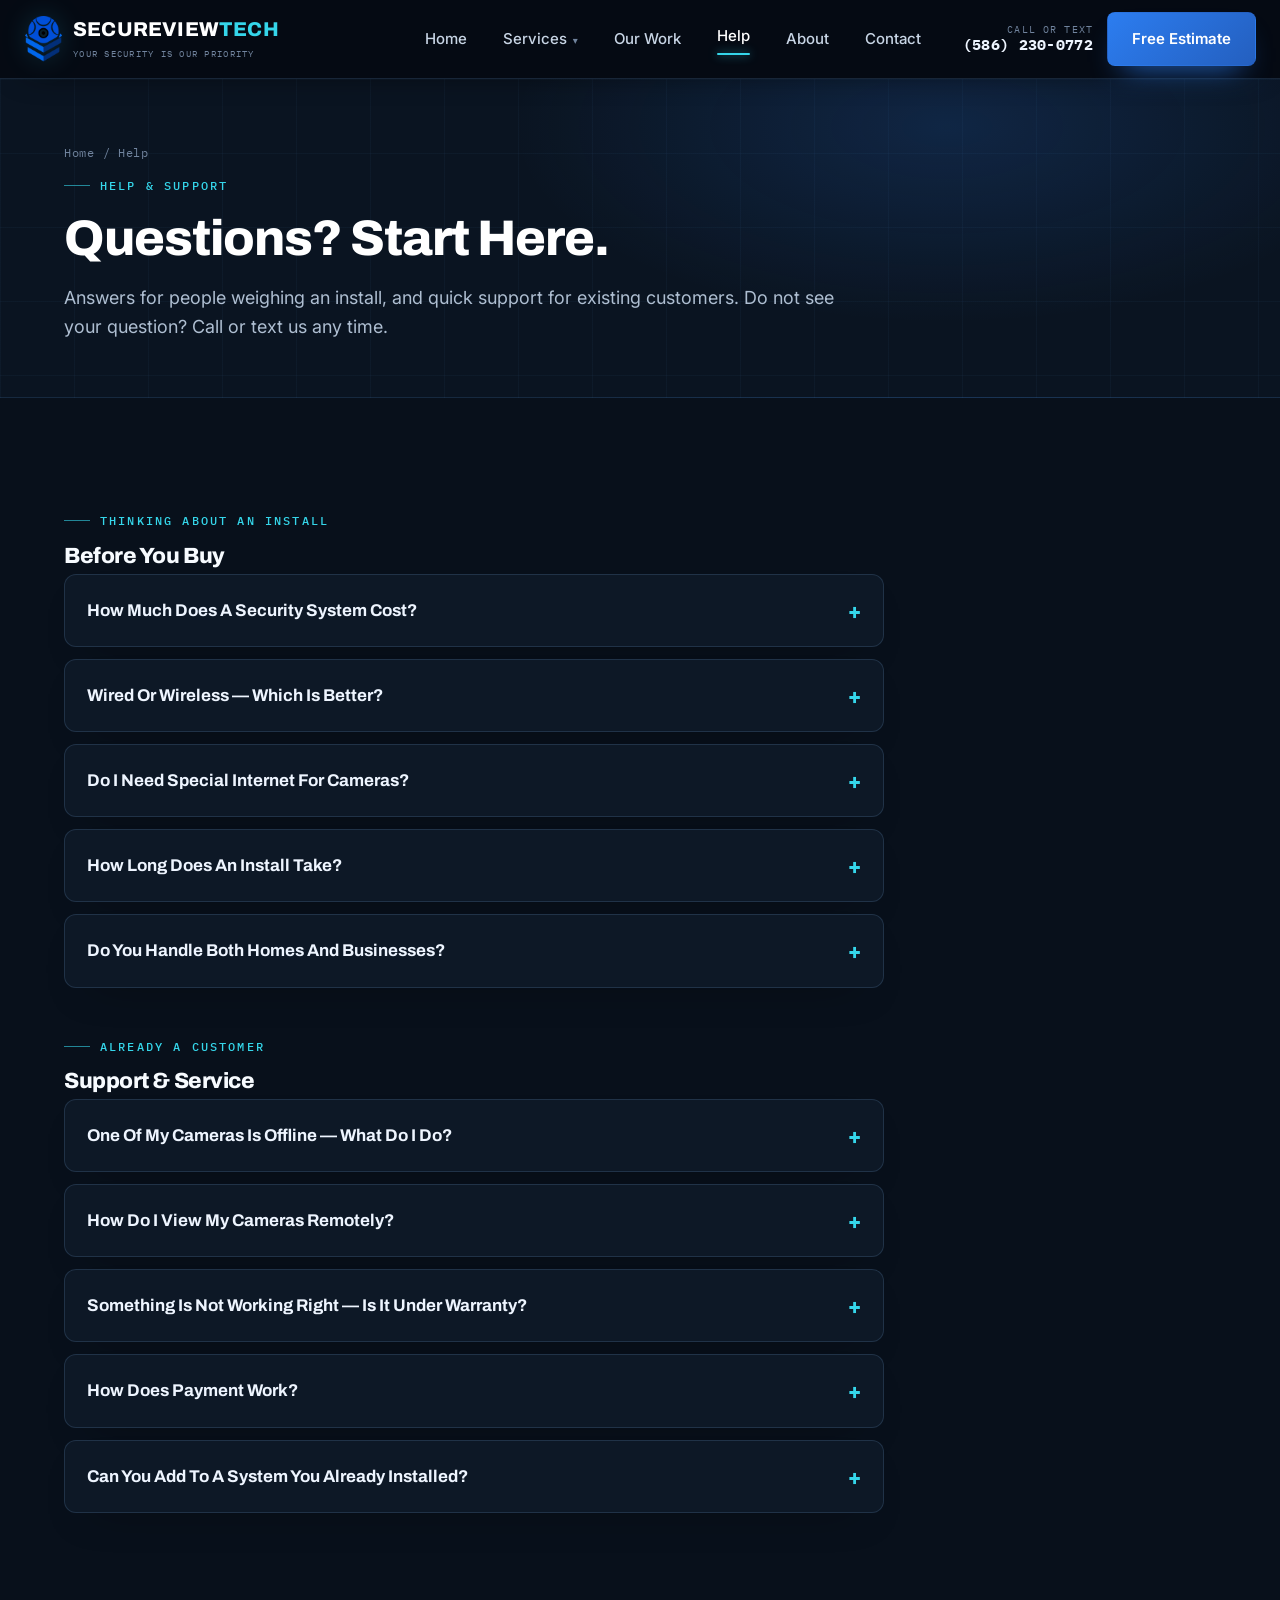
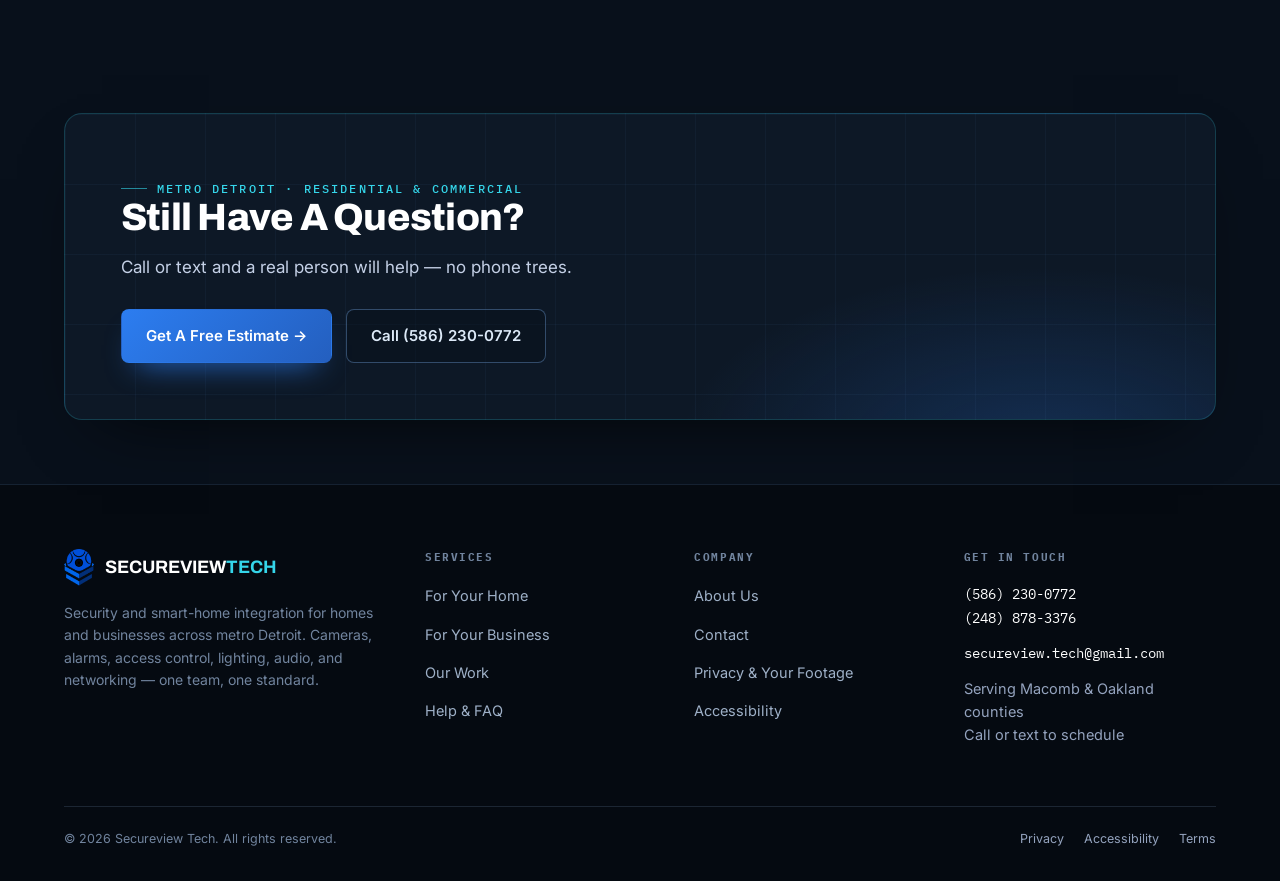
<file: help.html>
<!DOCTYPE html>
<html lang="en">
<head>
<meta charset="UTF-8">
<meta name="viewport" content="width=device-width, initial-scale=1.0">
<title>Help &amp; FAQ — Secureview Tech</title>
<meta name="description" content="Answers for anyone considering an install, plus support for existing Secureview Tech customers.">
<meta name="robots" content="index,follow,max-image-preview:large">
<meta name="theme-color" content="#060b13">
<meta name="referrer" content="strict-origin-when-cross-origin">
<link rel="canonical" href="https://secureviewtec.com/help.html">
<link rel="icon" type="image/png" href="assets/secureview-logo.png">
<link rel="apple-touch-icon" href="assets/secureview-logo.png">
<link rel="manifest" href="site.webmanifest">
<meta property="og:type" content="website">
<meta property="og:site_name" content="Secureview Tech">
<meta property="og:title" content="Help &amp; FAQ — Secureview Tech">
<meta property="og:description" content="Answers for anyone considering an install, plus support for existing Secureview Tech customers.">
<meta property="og:url" content="https://secureviewtec.com/help.html">
<meta name="twitter:card" content="summary_large_image">
<meta name="twitter:title" content="Help &amp; FAQ — Secureview Tech">
<meta name="twitter:description" content="Answers for anyone considering an install, plus support for existing Secureview Tech customers.">
<link rel="preconnect" href="https://fonts.googleapis.com">
<link rel="preconnect" href="https://fonts.gstatic.com" crossorigin>
<link href="https://fonts.googleapis.com/css2?family=Archivo:wght@600;700;800;900&family=Inter:wght@400;500;600;700&family=IBM+Plex+Mono:wght@400;500&display=swap" rel="stylesheet">
<link rel="stylesheet" href="styles.css">
<link rel="stylesheet" href="tech-one.css">
</head>
<body>
<a class="skip-link" href="#main-content">Skip to main content</a>
<header class="nav">
  <div class="nav__inner">
    <a class="brand" href="index.html" aria-label="Secureview Tech home">
      <span class="brand__shield" role="img" aria-label="Secureview Tech logo"></span>
      <span><span class="brand__name">SECUREVIEW<span>TECH</span></span>
      <span class="brand__tag">Your Security Is Our Priority</span></span>
    </a>
    <nav class="navlinks" aria-label="Primary">
      <a href="index.html">Home</a>
      <span class="has-drop">
        <a href="residential.html" aria-haspopup="true">Services</a>
        <span class="drop">
          <a href="residential.html"><b>For Your Home</b><small>Cameras, alarms, lighting, audio &amp; Wi-Fi</small></a>
          <a href="commercial.html"><b>For Your Business</b><small>Surveillance, access control &amp; networks</small></a>
        </span>
      </span>
      <a href="work.html">Our Work</a>
      <a href="help.html" class="is-active">Help</a>
      <a href="about.html">About</a>
      <a href="contact.html">Contact</a>
    </nav>
    <div class="nav__cta">
      <a class="nav__phone" href="tel:15862300772" aria-label="Call or text Secureview Tech at 586-230-0772"><small>Call or text</small><b>(586) 230-0772</b></a>
      <a href="contact.html" class="btn btn--primary">Free estimate</a>
      <button class="burger" aria-label="Open menu" aria-controls="mobileNav" aria-expanded="false" onclick="toggleMenu(this)"><span></span><span></span><span></span></button>
    </div>
  </div>
</header>
<div class="mobile" id="mobileNav" role="navigation" aria-label="Mobile" aria-hidden="true">
  <a href="index.html">Home</a>
  <a href="residential.html">Services — For Your Home</a>
  <a href="commercial.html" class="sub">For Your Business</a>
  <a href="work.html">Our Work</a>
  <a href="help.html">Help</a>
  <a href="about.html">About</a>
  <a href="contact.html">Contact</a>
  <a href="contact.html" class="btn btn--primary btn--wide">Get a free estimate</a>
</div>
<main id="main-content">
<section class="phead"><div class="wrap">
    <div class="crumbs"><a href="index.html">Home</a> / Help</div>
    <span class="eyebrow eyebrow--light" style="margin-top:14px">Help &amp; support</span>
    <h1>Questions? Start Here.</h1><p>Answers for people weighing an install, and quick support for existing customers. Do not see your question? Call or text us any time.</p></div></section><section class="section"><div class="wrap"><div class="faq">
   <div class="faq__group">
     <span class="eyebrow">Thinking about an install</span>
     <h3>Before You Buy</h3>
     <details class="qa"><summary>How much does a security system cost?</summary><div class="qa__body">Pricing depends on the number of cameras or devices, the wiring path, storage, and the property itself. We review the scope first and provide a written quote before work begins.</div></details>
     <details class="qa"><summary>Wired or wireless — which is better?</summary><div class="qa__body">Both have a place. Wired systems are the most reliable and best for permanent coverage; wireless is faster to install and flexible for spots that are hard to reach. We recommend the right mix for your property during the survey.</div></details>
     <details class="qa"><summary>Do I need special internet for cameras?</summary><div class="qa__body">For remote viewing on your phone, yes — a normal broadband connection is plenty. If your Wi-Fi does not reach where the cameras go, that is exactly the kind of thing we fix as part of the install.</div></details>
     <details class="qa"><summary>How long does an install take?</summary><div class="qa__body">Many residential installs are done in a day. Larger homes and commercial sites take longer; we give you a clear timeline with your quote.</div></details>
     <details class="qa"><summary>Do you handle both homes and businesses?</summary><div class="qa__body">Yes — residential and commercial, to the same standard. See <a href="residential.html">For your home</a> or <a href="commercial.html">For your business</a>.</div></details>
   </div>
   <div class="faq__group">
     <span class="eyebrow">Already a customer</span>
     <h3>Support &amp; Service</h3>
     <details class="qa"><summary>One of my cameras is offline — what do I do?</summary><div class="qa__body">First, check that the camera has power and your internet connection is working. If the system is still offline, call or text with the equipment and symptoms. If your project includes a service agreement, we will review its terms with you.</div></details>
     <details class="qa"><summary>How do I view my cameras remotely?</summary><div class="qa__body">Through the app we set up during your install. If you have a new phone or lost access, contact us and we will walk you through getting back in.</div></details>
     <details class="qa"><summary>Something is not working right — is it under warranty?</summary><div class="qa__body">Call or text with the equipment and issue. Product coverage and service terms vary, so we will review the written proposal or service agreement for your project and explain the next step.</div></details>
     <details class="qa"><summary>How does payment work?</summary><div class="qa__body">The project price and payment schedule are included in the written quote. Ask about payment options when you request your estimate.</div></details>
     <details class="qa"><summary>Can you add to a system you already installed?</summary><div class="qa__body">Absolutely — more cameras, another door, extended coverage. Because we installed it, expansions are straightforward.</div></details>
   </div>
 </div></div></section><section class="section--tight"><div class="wrap"><div class="cta">
    <span class="eyebrow eyebrow--light">Metro Detroit · residential &amp; commercial</span>
    <h2>Still Have A Question?</h2><p>Call or text and a real person will help — no phone trees.</p>
    <div class="cta__actions">
      <a href="contact.html" class="btn btn--primary">Get a free estimate →</a>
      <a href="tel:15862300772" class="btn btn--ghost">Call (586) 230-0772</a>
    </div></div></div></section></main>
<footer class="foot">
  <div class="wrap">
    <div class="foot__grid">
      <div>
        <div class="foot__brand"><span class="foot__logo" role="img" aria-label="Secureview Tech logo"></span><b>SECUREVIEW<span>TECH</span></b></div>
        <p class="foot__blurb">Security and smart-home integration for homes and businesses across metro Detroit. Cameras, alarms, access control, lighting, audio, and networking — one team, one standard.</p>
      </div>
      <div><h5>Services</h5><ul>
        <li><a href="residential.html">For your home</a></li>
        <li><a href="commercial.html">For your business</a></li>
        <li><a href="work.html">Our work</a></li>
        <li><a href="help.html">Help &amp; FAQ</a></li>
      </ul></div>
      <div><h5>Company</h5><ul>
        <li><a href="about.html">About us</a></li>
        <li><a href="contact.html">Contact</a></li>
        <li><a href="privacy.html">Privacy &amp; your footage</a></li>
        <li><a href="accessibility.html">Accessibility</a></li>
      </ul></div>
      <div class="foot__contact"><h5>Get in touch</h5>
        <div><a href="tel:15862300772">(586) 230-0772</a><br><a href="tel:12488783376">(248) 878-3376</a></div>
        <div><a href="mailto:secureview.tech@gmail.com">secureview.tech@gmail.com</a></div>
        <div style="color:#94A3BE">Serving Macomb &amp; Oakland counties<br>Call or text to schedule</div>
      </div>
    </div>
    <div class="foot__bottom">
      <span>© 2026 Secureview Tech. All rights reserved.</span>
      <span class="foot__legal"><a href="privacy.html">Privacy</a><a href="accessibility.html">Accessibility</a><a href="terms.html">Terms</a></span>
    </div>
  </div>
</footer>
<a class="callbar" href="tel:15862300772"><svg width="18" height="18" viewBox="0 0 24 24" fill="currentColor"><path d="M6.6 10.8c1.4 2.8 3.8 5.1 6.6 6.6l2.2-2.2c.3-.3.7-.4 1-.2 1.1.4 2.3.6 3.6.6.6 0 1 .4 1 1V20c0 .6-.4 1-1 1C10.7 21 3 13.3 3 3c0-.6.4-1 1-1h3.5c.6 0 1 .4 1 1 0 1.2.2 2.4.6 3.6.1.4 0 .8-.3 1l-2.2 2.2z"/></svg>Tap to call Secureview Tech</a>
<script>
function setMenu(open,btn){var m=document.getElementById('mobileNav');if(!m)return;m.classList.toggle('open',open);m.setAttribute('aria-hidden',String(!open));btn.setAttribute('aria-expanded',String(open));btn.setAttribute('aria-label',open?'Close menu':'Open menu');document.body.classList.toggle('menu-open',open);if(open){var first=m.querySelector('a');if(first)first.focus();}}
function toggleMenu(btn){var m=document.getElementById('mobileNav');setMenu(!m.classList.contains('open'),btn);}
document.addEventListener('keydown',function(event){if(event.key==='Escape'){var m=document.getElementById('mobileNav');var btn=document.querySelector('.burger');if(m&&btn&&m.classList.contains('open')){setMenu(false,btn);btn.focus();}}});
</script>
</body></html>
</file>
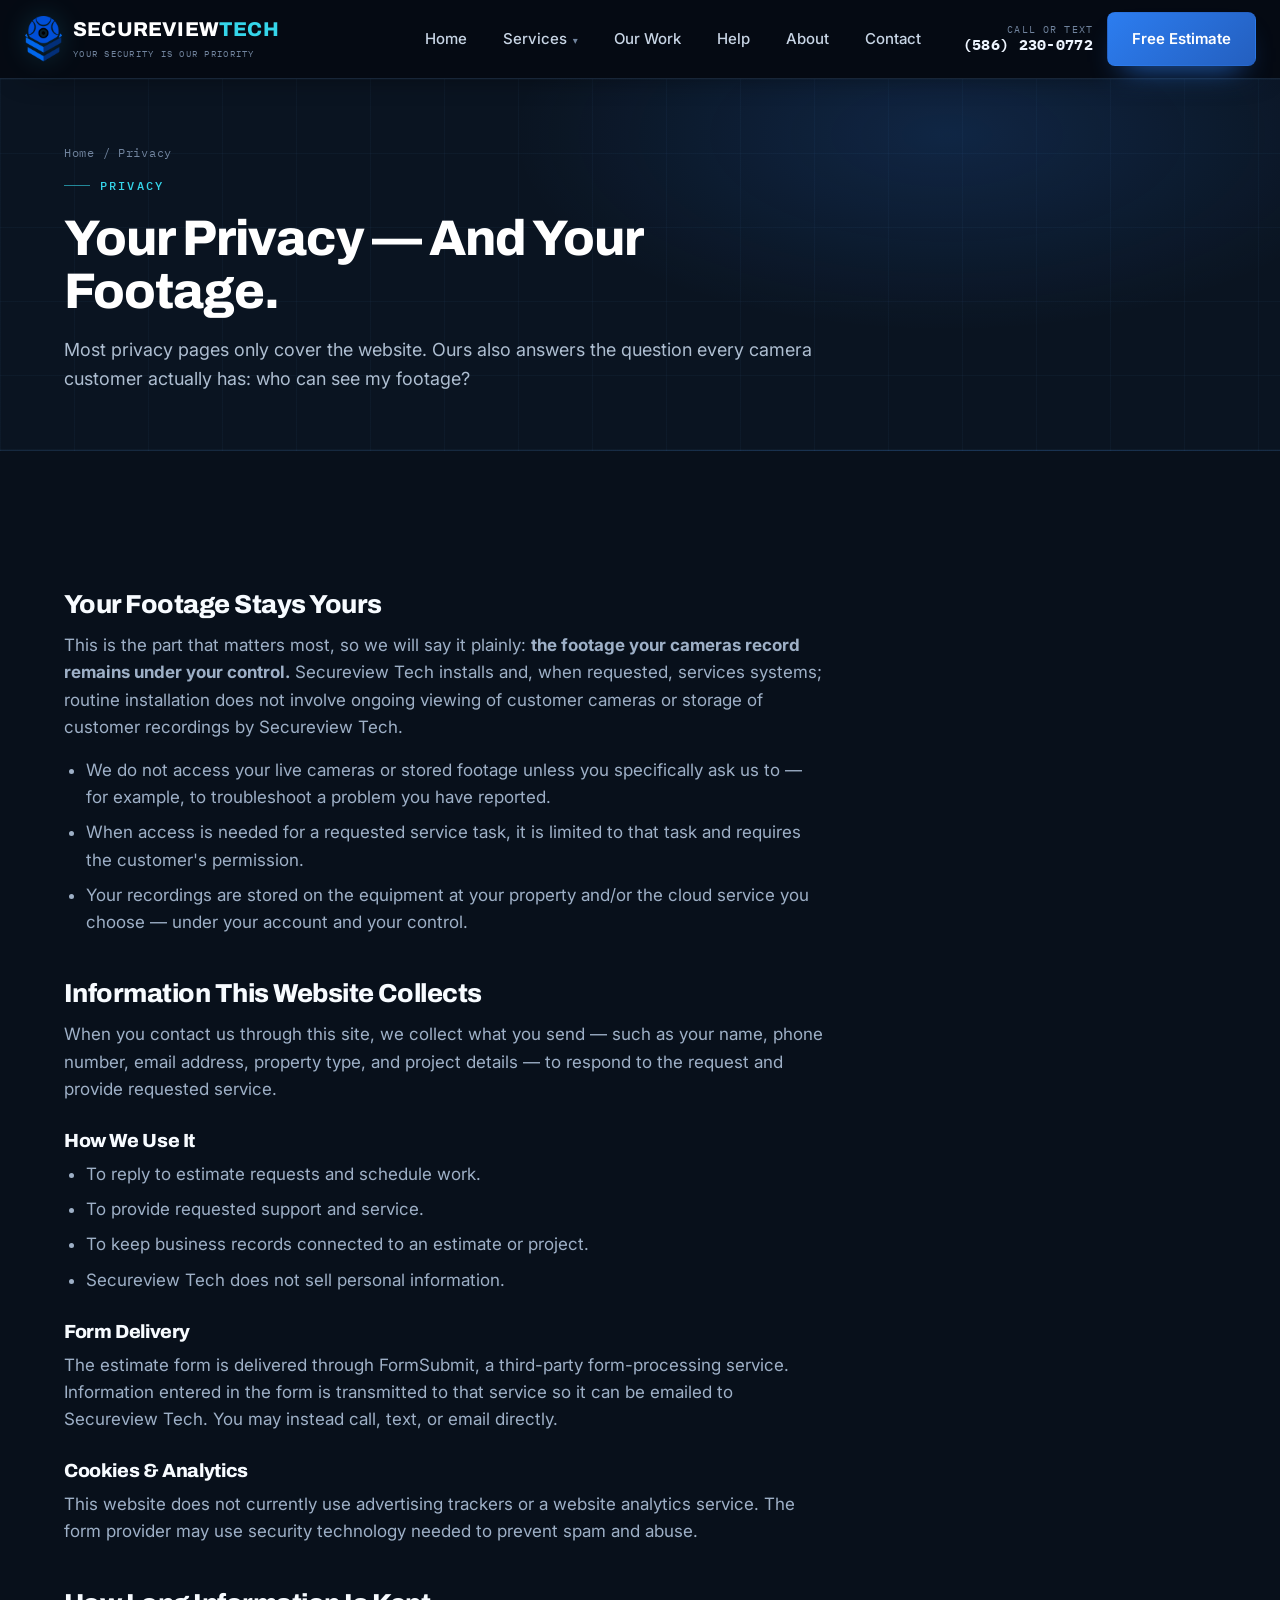
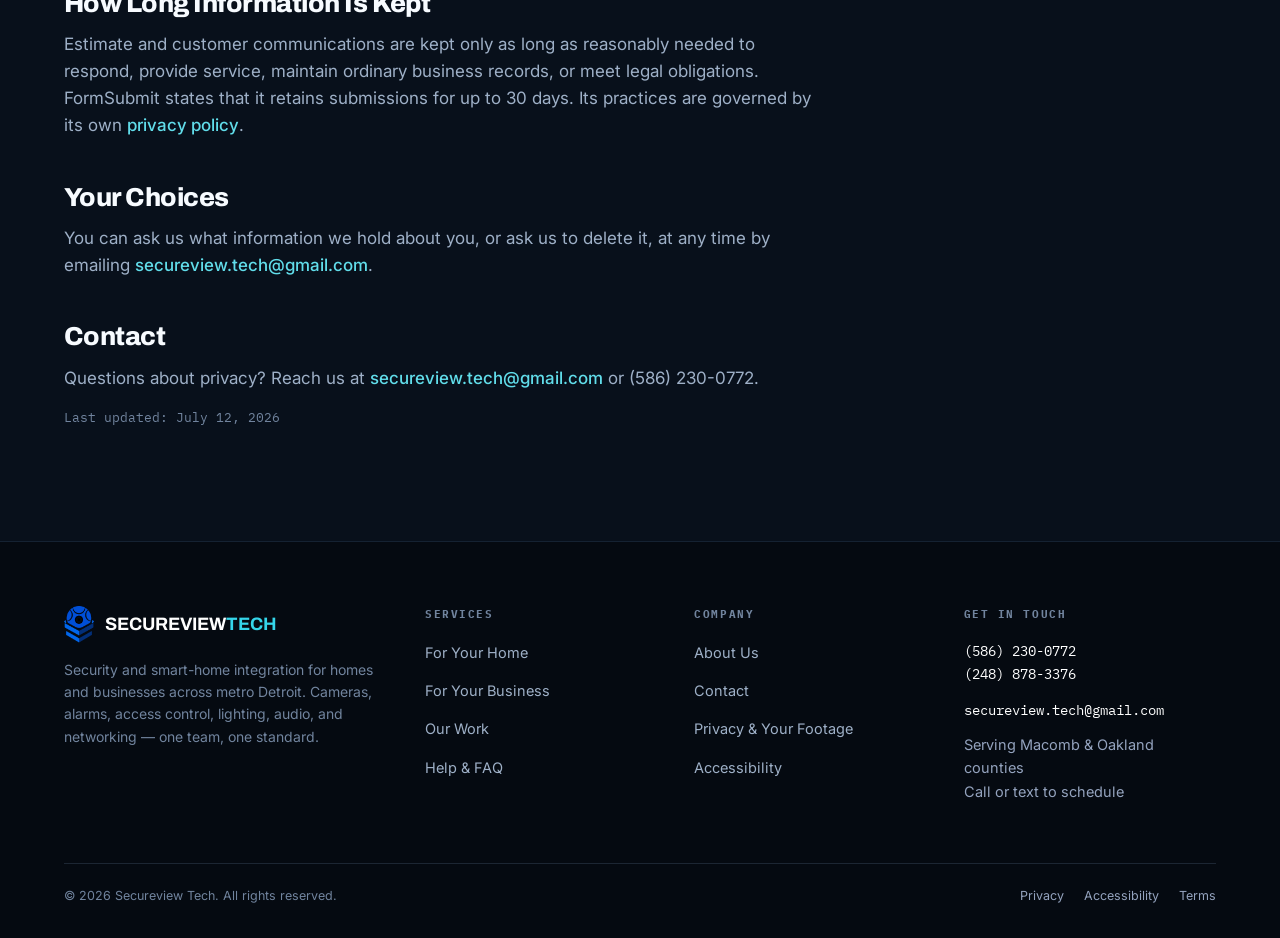
<file: privacy.html>
<!DOCTYPE html>
<html lang="en">
<head>
<meta charset="UTF-8">
<meta name="viewport" content="width=device-width, initial-scale=1.0">
<title>Privacy &amp; Your Footage — Secureview Tech</title>
<meta name="description" content="How Secureview Tech handles your information — and, importantly, your camera footage.">
<meta name="robots" content="index,follow,max-image-preview:large">
<meta name="theme-color" content="#060b13">
<meta name="referrer" content="strict-origin-when-cross-origin">
<link rel="canonical" href="https://secureviewtec.com/privacy.html">
<link rel="icon" type="image/png" href="assets/secureview-logo.png">
<link rel="apple-touch-icon" href="assets/secureview-logo.png">
<link rel="manifest" href="site.webmanifest">
<meta property="og:type" content="website">
<meta property="og:site_name" content="Secureview Tech">
<meta property="og:title" content="Privacy &amp; Your Footage — Secureview Tech">
<meta property="og:description" content="How Secureview Tech handles your information — and, importantly, your camera footage.">
<meta property="og:url" content="https://secureviewtec.com/privacy.html">
<meta name="twitter:card" content="summary_large_image">
<meta name="twitter:title" content="Privacy &amp; Your Footage — Secureview Tech">
<meta name="twitter:description" content="How Secureview Tech handles your information — and, importantly, your camera footage.">
<link rel="preconnect" href="https://fonts.googleapis.com">
<link rel="preconnect" href="https://fonts.gstatic.com" crossorigin>
<link href="https://fonts.googleapis.com/css2?family=Archivo:wght@600;700;800;900&family=Inter:wght@400;500;600;700&family=IBM+Plex+Mono:wght@400;500&display=swap" rel="stylesheet">
<link rel="stylesheet" href="styles.css">
<link rel="stylesheet" href="tech-one.css">
</head>
<body>
<a class="skip-link" href="#main-content">Skip to main content</a>
<header class="nav">
  <div class="nav__inner">
    <a class="brand" href="index.html" aria-label="Secureview Tech home">
      <span class="brand__shield" role="img" aria-label="Secureview Tech logo"></span>
      <span><span class="brand__name">SECUREVIEW<span>TECH</span></span>
      <span class="brand__tag">Your Security Is Our Priority</span></span>
    </a>
    <nav class="navlinks" aria-label="Primary">
      <a href="index.html">Home</a>
      <span class="has-drop">
        <a href="residential.html" aria-haspopup="true">Services</a>
        <span class="drop">
          <a href="residential.html"><b>For Your Home</b><small>Cameras, alarms, lighting, audio &amp; Wi-Fi</small></a>
          <a href="commercial.html"><b>For Your Business</b><small>Surveillance, access control &amp; networks</small></a>
        </span>
      </span>
      <a href="work.html">Our Work</a>
      <a href="help.html">Help</a>
      <a href="about.html">About</a>
      <a href="contact.html">Contact</a>
    </nav>
    <div class="nav__cta">
      <a class="nav__phone" href="tel:15862300772" aria-label="Call or text Secureview Tech at 586-230-0772"><small>Call or text</small><b>(586) 230-0772</b></a>
      <a href="contact.html" class="btn btn--primary">Free estimate</a>
      <button class="burger" aria-label="Open menu" aria-controls="mobileNav" aria-expanded="false" onclick="toggleMenu(this)"><span></span><span></span><span></span></button>
    </div>
  </div>
</header>
<div class="mobile" id="mobileNav" role="navigation" aria-label="Mobile" aria-hidden="true">
  <a href="index.html">Home</a>
  <a href="residential.html">Services — For Your Home</a>
  <a href="commercial.html" class="sub">For Your Business</a>
  <a href="work.html">Our Work</a>
  <a href="help.html">Help</a>
  <a href="about.html">About</a>
  <a href="contact.html">Contact</a>
  <a href="contact.html" class="btn btn--primary btn--wide">Get a free estimate</a>
</div>
<main id="main-content">
<section class="phead"><div class="wrap">
    <div class="crumbs"><a href="index.html">Home</a> / Privacy</div>
    <span class="eyebrow eyebrow--light" style="margin-top:14px">Privacy</span>
    <h1>Your Privacy — And Your Footage.</h1><p>Most privacy pages only cover the website. Ours also answers the question every camera customer actually has: who can see my footage?</p></div></section><section class="section"><div class="wrap"><div class="prose">
   <h2>Your Footage Stays Yours</h2>
   <p>This is the part that matters most, so we will say it plainly: <b>the footage your cameras record remains under your control.</b> Secureview Tech installs and, when requested, services systems; routine installation does not involve ongoing viewing of customer cameras or storage of customer recordings by Secureview Tech.</p>
   <ul>
     <li>We do not access your live cameras or stored footage unless you specifically ask us to — for example, to troubleshoot a problem you have reported.</li>
     <li>When access is needed for a requested service task, it is limited to that task and requires the customer's permission.</li>
     <li>Your recordings are stored on the equipment at your property and/or the cloud service you choose — under your account and your control.</li>
   </ul>
   <h2>Information This Website Collects</h2>
   <p>When you contact us through this site, we collect what you send — such as your name, phone number, email address, property type, and project details — to respond to the request and provide requested service.</p>
   <h3>How We Use It</h3>
   <ul><li>To reply to estimate requests and schedule work.</li><li>To provide requested support and service.</li><li>To keep business records connected to an estimate or project.</li><li>Secureview Tech does not sell personal information.</li></ul>
   <h3>Form Delivery</h3>
   <p>The estimate form is delivered through FormSubmit, a third-party form-processing service. Information entered in the form is transmitted to that service so it can be emailed to Secureview Tech. You may instead call, text, or email directly.</p>
   <h3>Cookies &amp; Analytics</h3>
   <p>This website does not currently use advertising trackers or a website analytics service. The form provider may use security technology needed to prevent spam and abuse.</p>
   <h2>How Long Information Is Kept</h2>
   <p>Estimate and customer communications are kept only as long as reasonably needed to respond, provide service, maintain ordinary business records, or meet legal obligations. FormSubmit states that it retains submissions for up to 30 days. Its practices are governed by its own <a href="https://formsubmit.co/privacy.pdf" rel="noopener">privacy policy</a>.</p>
   <h2>Your Choices</h2>
   <p>You can ask us what information we hold about you, or ask us to delete it, at any time by emailing <a href="mailto:secureview.tech@gmail.com">secureview.tech@gmail.com</a>.</p>
   <h2>Contact</h2>
   <p>Questions about privacy? Reach us at <a href="mailto:secureview.tech@gmail.com">secureview.tech@gmail.com</a> or (586) 230-0772.</p>
   <p style="color:var(--slate-2);font-family:var(--mono);font-size:13px">Last updated: July 12, 2026</p>
 </div></div></section></main>
<footer class="foot">
  <div class="wrap">
    <div class="foot__grid">
      <div>
        <div class="foot__brand"><span class="foot__logo" role="img" aria-label="Secureview Tech logo"></span><b>SECUREVIEW<span>TECH</span></b></div>
        <p class="foot__blurb">Security and smart-home integration for homes and businesses across metro Detroit. Cameras, alarms, access control, lighting, audio, and networking — one team, one standard.</p>
      </div>
      <div><h5>Services</h5><ul>
        <li><a href="residential.html">For your home</a></li>
        <li><a href="commercial.html">For your business</a></li>
        <li><a href="work.html">Our work</a></li>
        <li><a href="help.html">Help &amp; FAQ</a></li>
      </ul></div>
      <div><h5>Company</h5><ul>
        <li><a href="about.html">About us</a></li>
        <li><a href="contact.html">Contact</a></li>
        <li><a href="privacy.html">Privacy &amp; your footage</a></li>
        <li><a href="accessibility.html">Accessibility</a></li>
      </ul></div>
      <div class="foot__contact"><h5>Get in touch</h5>
        <div><a href="tel:15862300772">(586) 230-0772</a><br><a href="tel:12488783376">(248) 878-3376</a></div>
        <div><a href="mailto:secureview.tech@gmail.com">secureview.tech@gmail.com</a></div>
        <div style="color:#94A3BE">Serving Macomb &amp; Oakland counties<br>Call or text to schedule</div>
      </div>
    </div>
    <div class="foot__bottom">
      <span>© 2026 Secureview Tech. All rights reserved.</span>
      <span class="foot__legal"><a href="privacy.html">Privacy</a><a href="accessibility.html">Accessibility</a><a href="terms.html">Terms</a></span>
    </div>
  </div>
</footer>
<a class="callbar" href="tel:15862300772"><svg width="18" height="18" viewBox="0 0 24 24" fill="currentColor"><path d="M6.6 10.8c1.4 2.8 3.8 5.1 6.6 6.6l2.2-2.2c.3-.3.7-.4 1-.2 1.1.4 2.3.6 3.6.6.6 0 1 .4 1 1V20c0 .6-.4 1-1 1C10.7 21 3 13.3 3 3c0-.6.4-1 1-1h3.5c.6 0 1 .4 1 1 0 1.2.2 2.4.6 3.6.1.4 0 .8-.3 1l-2.2 2.2z"/></svg>Tap to call Secureview Tech</a>
<script>
function setMenu(open,btn){var m=document.getElementById('mobileNav');if(!m)return;m.classList.toggle('open',open);m.setAttribute('aria-hidden',String(!open));btn.setAttribute('aria-expanded',String(open));btn.setAttribute('aria-label',open?'Close menu':'Open menu');document.body.classList.toggle('menu-open',open);if(open){var first=m.querySelector('a');if(first)first.focus();}}
function toggleMenu(btn){var m=document.getElementById('mobileNav');setMenu(!m.classList.contains('open'),btn);}
document.addEventListener('keydown',function(event){if(event.key==='Escape'){var m=document.getElementById('mobileNav');var btn=document.querySelector('.burger');if(m&&btn&&m.classList.contains('open')){setMenu(false,btn);btn.focus();}}});
</script>
</body></html>
</file>
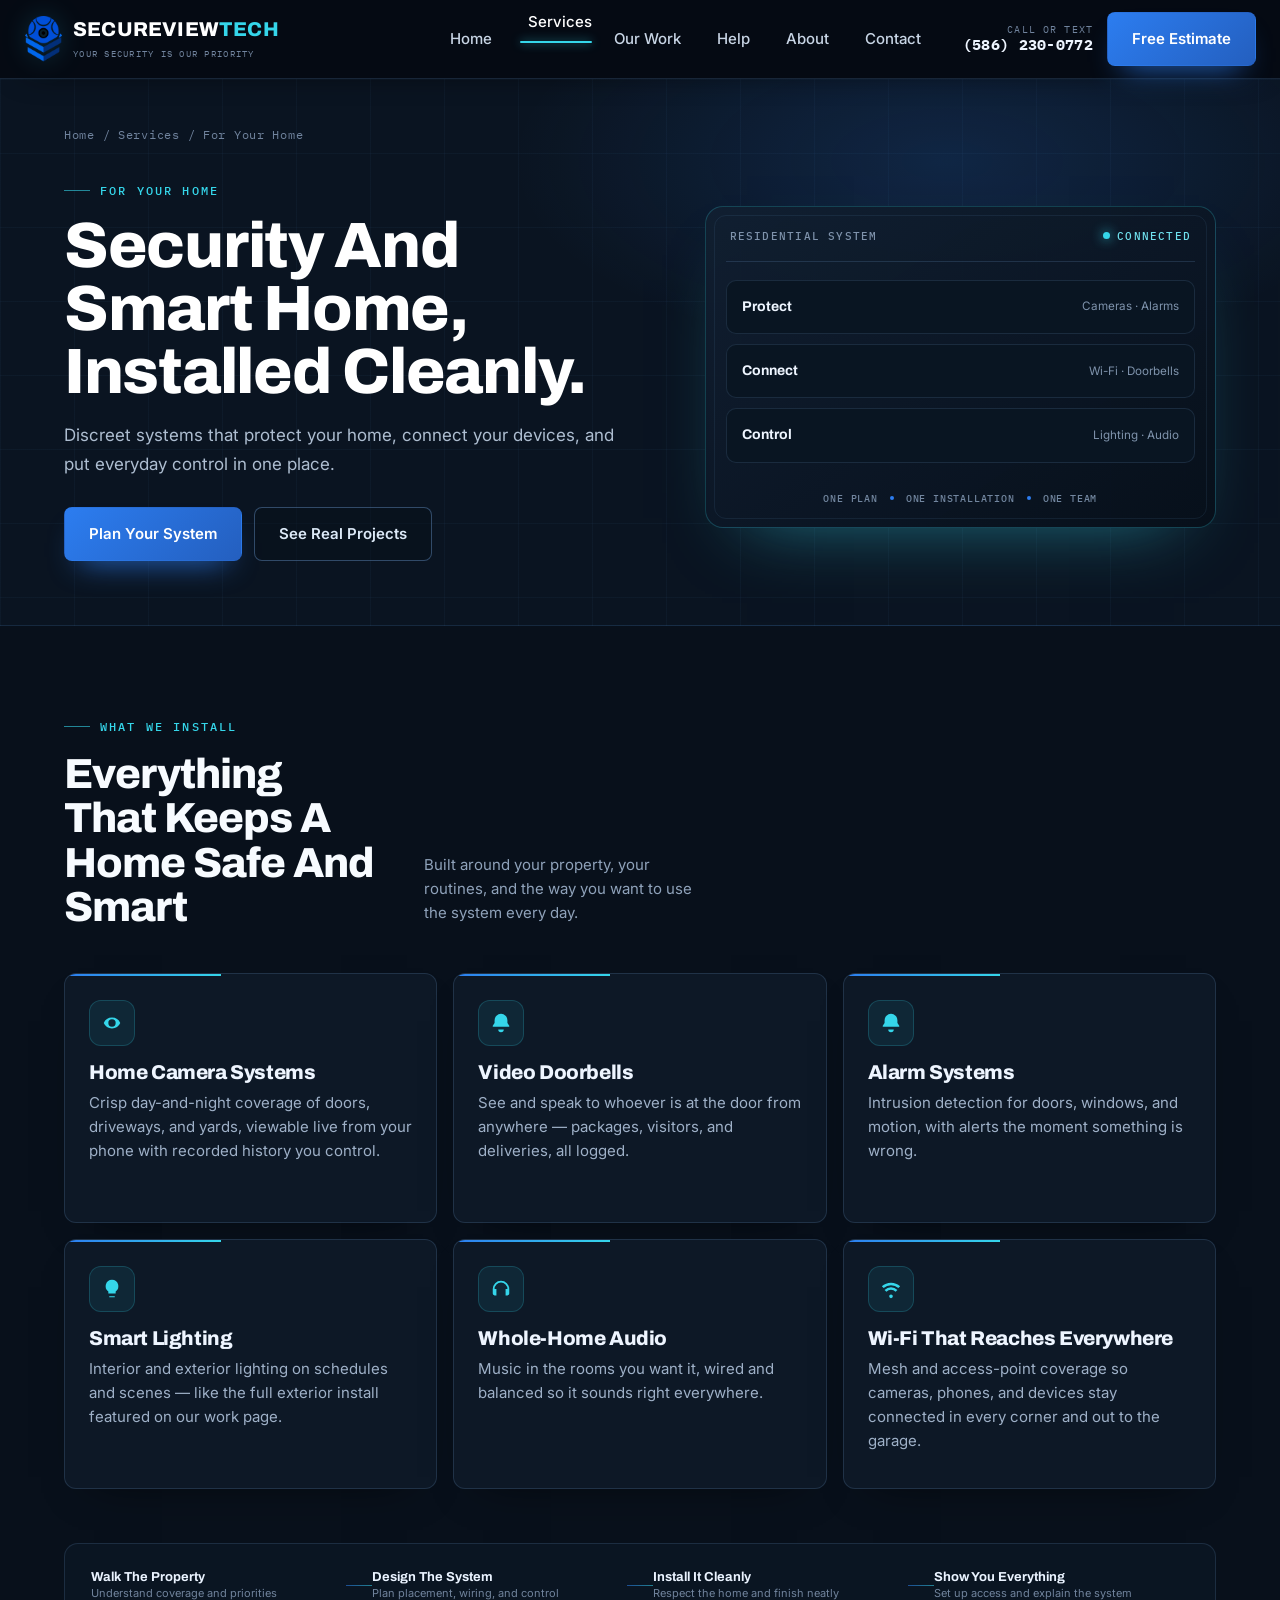
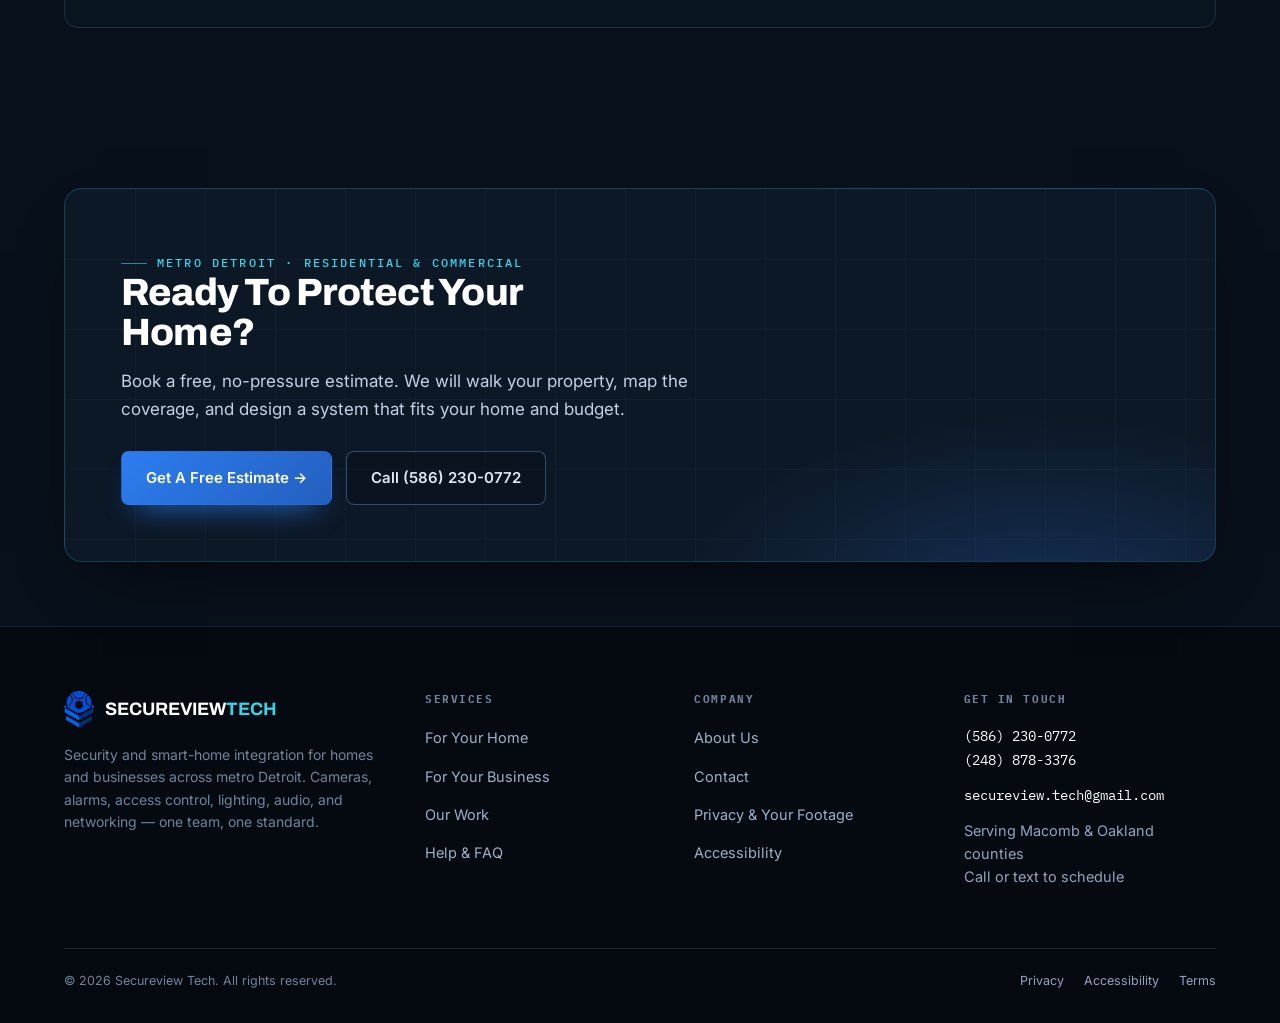
<file: residential.html>
<!DOCTYPE html>
<html lang="en">
<head>
<meta charset="UTF-8">
<meta name="viewport" content="width=device-width, initial-scale=1.0">
<title>For Your Home — Residential Security &amp; Smart Home | Secureview Tech</title>
<meta name="description" content="Home security cameras, video doorbells, alarms, smart lighting, audio, and Wi-Fi — installed cleanly across metro Detroit.">
<meta name="robots" content="index,follow,max-image-preview:large">
<meta name="theme-color" content="#060b13">
<meta name="referrer" content="strict-origin-when-cross-origin">
<link rel="canonical" href="https://secureviewtec.com/residential.html">
<link rel="icon" type="image/png" href="assets/secureview-logo.png">
<link rel="apple-touch-icon" href="assets/secureview-logo.png">
<link rel="manifest" href="site.webmanifest">
<meta property="og:type" content="website">
<meta property="og:site_name" content="Secureview Tech">
<meta property="og:title" content="For Your Home — Residential Security &amp; Smart Home | Secureview Tech">
<meta property="og:description" content="Home security cameras, video doorbells, alarms, smart lighting, audio, and Wi-Fi — installed cleanly across metro Detroit.">
<meta property="og:url" content="https://secureviewtec.com/residential.html">
<meta name="twitter:card" content="summary_large_image">
<meta name="twitter:title" content="For Your Home — Residential Security &amp; Smart Home | Secureview Tech">
<meta name="twitter:description" content="Home security cameras, video doorbells, alarms, smart lighting, audio, and Wi-Fi — installed cleanly across metro Detroit.">
<link rel="preconnect" href="https://fonts.googleapis.com">
<link rel="preconnect" href="https://fonts.gstatic.com" crossorigin>
<link href="https://fonts.googleapis.com/css2?family=Archivo:wght@600;700;800;900&family=Inter:wght@400;500;600;700&family=IBM+Plex+Mono:wght@400;500&display=swap" rel="stylesheet">
<link rel="stylesheet" href="styles.css">
<link rel="stylesheet" href="tech-one.css">
</head>
<body class="subpage subpage--residential">
<a class="skip-link" href="#main-content">Skip to main content</a>
<header class="nav">
  <div class="nav__inner">
    <a class="brand" href="index.html" aria-label="Secureview Tech home">
      <span class="brand__shield" role="img" aria-label="Secureview Tech logo"></span>
      <span><span class="brand__name">SECUREVIEW<span>TECH</span></span>
      <span class="brand__tag">Your Security Is Our Priority</span></span>
    </a>
    <nav class="navlinks" aria-label="Primary">
      <a href="index.html">Home</a>
      <span class="has-drop">
        <a href="residential.html" aria-haspopup="true" class="is-active">Services</a>
        <span class="drop">
          <a href="residential.html"><b>For Your Home</b><small>Cameras, alarms, lighting, audio &amp; Wi-Fi</small></a>
          <a href="commercial.html"><b>For Your Business</b><small>Surveillance, access control &amp; networks</small></a>
        </span>
      </span>
      <a href="work.html">Our Work</a>
      <a href="help.html">Help</a>
      <a href="about.html">About</a>
      <a href="contact.html">Contact</a>
    </nav>
    <div class="nav__cta">
      <a class="nav__phone" href="tel:15862300772" aria-label="Call or text Secureview Tech at 586-230-0772"><small>Call or text</small><b>(586) 230-0772</b></a>
      <a href="contact.html" class="btn btn--primary">Free estimate</a>
      <button class="burger" aria-label="Open menu" aria-controls="mobileNav" aria-expanded="false" onclick="toggleMenu(this)"><span></span><span></span><span></span></button>
    </div>
  </div>
</header>
<div class="mobile" id="mobileNav" role="navigation" aria-label="Mobile" aria-hidden="true">
  <a href="index.html">Home</a>
  <a href="residential.html">Services — For Your Home</a>
  <a href="commercial.html" class="sub">For Your Business</a>
  <a href="work.html">Our Work</a>
  <a href="help.html">Help</a>
  <a href="about.html">About</a>
  <a href="contact.html">Contact</a>
  <a href="contact.html" class="btn btn--primary btn--wide">Get a free estimate</a>
</div>
<main id="main-content">
<section class="phead phead--showcase"><div class="wrap">
    <div class="crumbs"><a href="index.html">Home</a> / Services / <a href="residential.html">For Your Home</a></div>
    <div class="phead__grid"><div class="phead__copy"><span class="eyebrow eyebrow--light">For Your Home</span>
    <h1>Security And Smart Home, Installed Cleanly.</h1><p>Discreet systems that protect your home, connect your devices, and put everyday control in one place.</p>
    <div class="phead__actions"><a href="contact.html" class="btn btn--primary">Plan Your System</a><a href="work.html" class="btn btn--ghost">See Real Projects</a></div></div>
    <div class="system-card" aria-label="Residential system overview"><div class="system-card__top"><span>Residential System</span><b><i></i>Connected</b></div><div class="system-card__nodes"><div><p><b>Protect</b><small>Cameras · Alarms</small></p></div><div><p><b>Connect</b><small>Wi-Fi · Doorbells</small></p></div><div><p><b>Control</b><small>Lighting · Audio</small></p></div></div><div class="system-card__foot">One Plan <i></i> One Installation <i></i> One Team</div></div>
    </div></div></section><section class="section service-section"><div class="wrap">
   <div class="sec-head sec-head--split"><div><span class="eyebrow">What We Install</span><h2>Everything That Keeps A Home Safe And Smart</h2></div><p>Built around your property, your routines, and the way you want to use the system every day.</p></div>
   <div class="svc svc--tech">
     <div class="svc__item"><div class="ico"><svg width="22" height="22" viewBox="0 0 24 24" fill="currentColor"><path d="M12 6a9.8 9.8 0 00-9 6 9.8 9.8 0 0018 0 9.8 9.8 0 00-9-6zm0 10a4 4 0 110-8 4 4 0 010 8z"/></svg></div><h3>Home Camera Systems</h3><p>Crisp day-and-night coverage of doors, driveways, and yards, viewable live from your phone with recorded history you control.</p></div>
     <div class="svc__item"><div class="ico"><svg width="22" height="22" viewBox="0 0 24 24" fill="currentColor"><path d="M12 2a7 7 0 00-7 7v3l-2 3v1h18v-1l-2-3V9a7 7 0 00-7-7zm0 20a3 3 0 003-3H9a3 3 0 003 3z"/></svg></div><h3>Video Doorbells</h3><p>See and speak to whoever is at the door from anywhere — packages, visitors, and deliveries, all logged.</p></div>
     <div class="svc__item"><div class="ico"><svg width="22" height="22" viewBox="0 0 24 24" fill="currentColor"><path d="M12 2a7 7 0 00-7 7v3l-2 3v1h18v-1l-2-3V9a7 7 0 00-7-7zm0 20a3 3 0 003-3H9a3 3 0 003 3z"/></svg></div><h3>Alarm Systems</h3><p>Intrusion detection for doors, windows, and motion, with alerts the moment something is wrong.</p></div>
     <div class="svc__item"><div class="ico"><svg width="22" height="22" viewBox="0 0 24 24" fill="currentColor"><path d="M9 21h6v-1H9zM12 2a7 7 0 00-4 12.7V17h8v-2.3A7 7 0 0012 2z"/></svg></div><h3>Smart Lighting</h3><p>Interior and exterior lighting on schedules and scenes — like the full exterior install featured on our work page.</p></div>
     <div class="svc__item"><div class="ico"><svg width="22" height="22" viewBox="0 0 24 24" fill="currentColor"><path d="M12 3a9 9 0 00-9 9v5a2 2 0 002 2h2v-7H5a7 7 0 0114 0h-2v7h2a2 2 0 002-2v-5a9 9 0 00-9-9z"/></svg></div><h3>Whole-Home Audio</h3><p>Music in the rooms you want it, wired and balanced so it sounds right everywhere.</p></div>
     <div class="svc__item"><div class="ico"><svg width="22" height="22" viewBox="0 0 24 24" fill="currentColor"><path d="M12 18a2 2 0 110 4 2 2 0 010-4zM5 13a10 10 0 0114 0l-2 2a7 7 0 00-10 0zM2 9a15 15 0 0120 0l-2 2a12 12 0 00-16 0z"/></svg></div><h3>Wi-Fi That Reaches Everywhere</h3><p>Mesh and access-point coverage so cameras, phones, and devices stay connected in every corner and out to the garage.</p></div>
   </div>
   <div class="process-rail" aria-label="Our residential project process"><div><b>Walk The Property</b><small>Understand coverage and priorities</small></div><i></i><div><b>Design The System</b><small>Plan placement, wiring, and control</small></div><i></i><div><b>Install It Cleanly</b><small>Respect the home and finish neatly</small></div><i></i><div><b>Show You Everything</b><small>Set up access and explain the system</small></div></div>
 </div></section><section class="section--tight"><div class="wrap"><div class="cta">
    <span class="eyebrow eyebrow--light">Metro Detroit · residential &amp; commercial</span>
    <h2>Ready To Protect Your Home?</h2><p>Book a free, no-pressure estimate. We will walk your property, map the coverage, and design a system that fits your home and budget.</p>
    <div class="cta__actions">
      <a href="contact.html" class="btn btn--primary">Get a free estimate →</a>
      <a href="tel:15862300772" class="btn btn--ghost">Call (586) 230-0772</a>
    </div></div></div></section></main>
<footer class="foot">
  <div class="wrap">
    <div class="foot__grid">
      <div>
        <div class="foot__brand"><span class="foot__logo" role="img" aria-label="Secureview Tech logo"></span><b>SECUREVIEW<span>TECH</span></b></div>
        <p class="foot__blurb">Security and smart-home integration for homes and businesses across metro Detroit. Cameras, alarms, access control, lighting, audio, and networking — one team, one standard.</p>
      </div>
      <div><h5>Services</h5><ul>
        <li><a href="residential.html">For your home</a></li>
        <li><a href="commercial.html">For your business</a></li>
        <li><a href="work.html">Our work</a></li>
        <li><a href="help.html">Help &amp; FAQ</a></li>
      </ul></div>
      <div><h5>Company</h5><ul>
        <li><a href="about.html">About us</a></li>
        <li><a href="contact.html">Contact</a></li>
        <li><a href="privacy.html">Privacy &amp; your footage</a></li>
        <li><a href="accessibility.html">Accessibility</a></li>
      </ul></div>
      <div class="foot__contact"><h5>Get in touch</h5>
        <div><a href="tel:15862300772">(586) 230-0772</a><br><a href="tel:12488783376">(248) 878-3376</a></div>
        <div><a href="mailto:secureview.tech@gmail.com">secureview.tech@gmail.com</a></div>
        <div style="color:#94A3BE">Serving Macomb &amp; Oakland counties<br>Call or text to schedule</div>
      </div>
    </div>
    <div class="foot__bottom">
      <span>© 2026 Secureview Tech. All rights reserved.</span>
      <span class="foot__legal"><a href="privacy.html">Privacy</a><a href="accessibility.html">Accessibility</a><a href="terms.html">Terms</a></span>
    </div>
  </div>
</footer>
<a class="callbar" href="tel:15862300772"><svg width="18" height="18" viewBox="0 0 24 24" fill="currentColor"><path d="M6.6 10.8c1.4 2.8 3.8 5.1 6.6 6.6l2.2-2.2c.3-.3.7-.4 1-.2 1.1.4 2.3.6 3.6.6.6 0 1 .4 1 1V20c0 .6-.4 1-1 1C10.7 21 3 13.3 3 3c0-.6.4-1 1-1h3.5c.6 0 1 .4 1 1 0 1.2.2 2.4.6 3.6.1.4 0 .8-.3 1l-2.2 2.2z"/></svg>Tap to call Secureview Tech</a>
<script>
function setMenu(open,btn){var m=document.getElementById('mobileNav');if(!m)return;m.classList.toggle('open',open);m.setAttribute('aria-hidden',String(!open));btn.setAttribute('aria-expanded',String(open));btn.setAttribute('aria-label',open?'Close menu':'Open menu');document.body.classList.toggle('menu-open',open);if(open){var first=m.querySelector('a');if(first)first.focus();}}
function toggleMenu(btn){var m=document.getElementById('mobileNav');setMenu(!m.classList.contains('open'),btn);}
document.addEventListener('keydown',function(event){if(event.key==='Escape'){var m=document.getElementById('mobileNav');var btn=document.querySelector('.burger');if(m&&btn&&m.classList.contains('open')){setMenu(false,btn);btn.focus();}}});
</script>
</body></html>
</file>
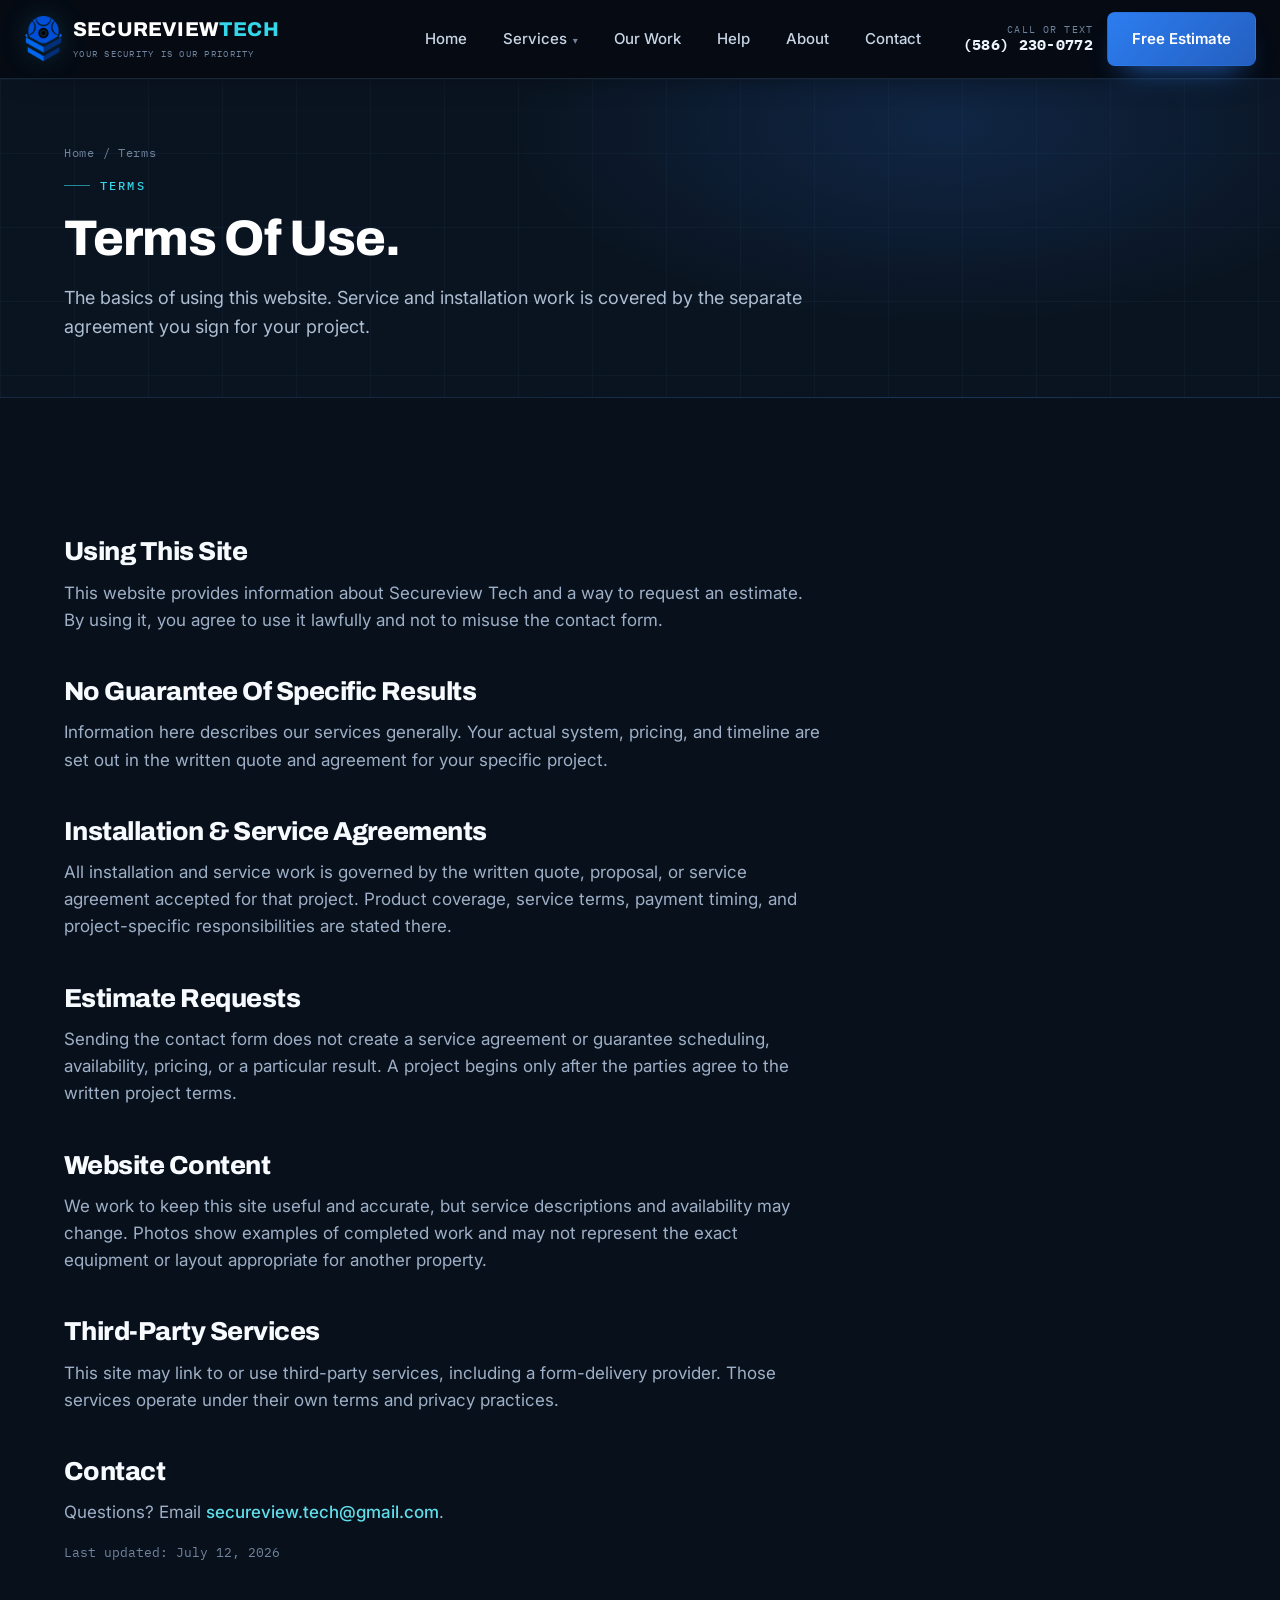
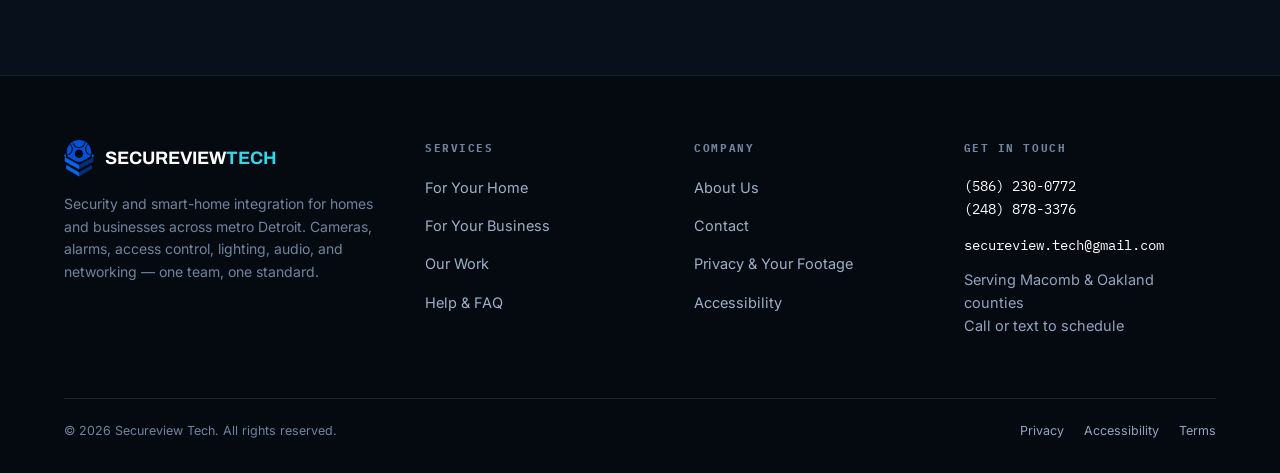
<file: terms.html>
<!DOCTYPE html>
<html lang="en">
<head>
<meta charset="UTF-8">
<meta name="viewport" content="width=device-width, initial-scale=1.0">
<title>Terms of Service — Secureview Tech</title>
<meta name="description" content="Terms for using the Secureview Tech website.">
<meta name="robots" content="index,follow,max-image-preview:large">
<meta name="theme-color" content="#060b13">
<meta name="referrer" content="strict-origin-when-cross-origin">
<link rel="canonical" href="https://secureviewtec.com/terms.html">
<link rel="icon" type="image/png" href="assets/secureview-logo.png">
<link rel="apple-touch-icon" href="assets/secureview-logo.png">
<link rel="manifest" href="site.webmanifest">
<meta property="og:type" content="website">
<meta property="og:site_name" content="Secureview Tech">
<meta property="og:title" content="Terms of Service — Secureview Tech">
<meta property="og:description" content="Terms for using the Secureview Tech website.">
<meta property="og:url" content="https://secureviewtec.com/terms.html">
<meta name="twitter:card" content="summary_large_image">
<meta name="twitter:title" content="Terms of Service — Secureview Tech">
<meta name="twitter:description" content="Terms for using the Secureview Tech website.">
<link rel="preconnect" href="https://fonts.googleapis.com">
<link rel="preconnect" href="https://fonts.gstatic.com" crossorigin>
<link href="https://fonts.googleapis.com/css2?family=Archivo:wght@600;700;800;900&family=Inter:wght@400;500;600;700&family=IBM+Plex+Mono:wght@400;500&display=swap" rel="stylesheet">
<link rel="stylesheet" href="styles.css">
<link rel="stylesheet" href="tech-one.css">
</head>
<body>
<a class="skip-link" href="#main-content">Skip to main content</a>
<header class="nav">
  <div class="nav__inner">
    <a class="brand" href="index.html" aria-label="Secureview Tech home">
      <span class="brand__shield" role="img" aria-label="Secureview Tech logo"></span>
      <span><span class="brand__name">SECUREVIEW<span>TECH</span></span>
      <span class="brand__tag">Your Security Is Our Priority</span></span>
    </a>
    <nav class="navlinks" aria-label="Primary">
      <a href="index.html">Home</a>
      <span class="has-drop">
        <a href="residential.html" aria-haspopup="true">Services</a>
        <span class="drop">
          <a href="residential.html"><b>For Your Home</b><small>Cameras, alarms, lighting, audio &amp; Wi-Fi</small></a>
          <a href="commercial.html"><b>For Your Business</b><small>Surveillance, access control &amp; networks</small></a>
        </span>
      </span>
      <a href="work.html">Our Work</a>
      <a href="help.html">Help</a>
      <a href="about.html">About</a>
      <a href="contact.html">Contact</a>
    </nav>
    <div class="nav__cta">
      <a class="nav__phone" href="tel:15862300772" aria-label="Call or text Secureview Tech at 586-230-0772"><small>Call or text</small><b>(586) 230-0772</b></a>
      <a href="contact.html" class="btn btn--primary">Free estimate</a>
      <button class="burger" aria-label="Open menu" aria-controls="mobileNav" aria-expanded="false" onclick="toggleMenu(this)"><span></span><span></span><span></span></button>
    </div>
  </div>
</header>
<div class="mobile" id="mobileNav" role="navigation" aria-label="Mobile" aria-hidden="true">
  <a href="index.html">Home</a>
  <a href="residential.html">Services — For Your Home</a>
  <a href="commercial.html" class="sub">For Your Business</a>
  <a href="work.html">Our Work</a>
  <a href="help.html">Help</a>
  <a href="about.html">About</a>
  <a href="contact.html">Contact</a>
  <a href="contact.html" class="btn btn--primary btn--wide">Get a free estimate</a>
</div>
<main id="main-content">
<section class="phead"><div class="wrap">
    <div class="crumbs"><a href="index.html">Home</a> / Terms</div>
    <span class="eyebrow eyebrow--light" style="margin-top:14px">Terms</span>
    <h1>Terms Of Use.</h1><p>The basics of using this website. Service and installation work is covered by the separate agreement you sign for your project.</p></div></section><section class="section"><div class="wrap"><div class="prose">
   <h2>Using This Site</h2>
   <p>This website provides information about Secureview Tech and a way to request an estimate. By using it, you agree to use it lawfully and not to misuse the contact form.</p>
   <h2>No Guarantee Of Specific Results</h2>
   <p>Information here describes our services generally. Your actual system, pricing, and timeline are set out in the written quote and agreement for your specific project.</p>
   <h2>Installation &amp; Service Agreements</h2>
   <p>All installation and service work is governed by the written quote, proposal, or service agreement accepted for that project. Product coverage, service terms, payment timing, and project-specific responsibilities are stated there.</p>
   <h2>Estimate Requests</h2>
   <p>Sending the contact form does not create a service agreement or guarantee scheduling, availability, pricing, or a particular result. A project begins only after the parties agree to the written project terms.</p>
   <h2>Website Content</h2>
   <p>We work to keep this site useful and accurate, but service descriptions and availability may change. Photos show examples of completed work and may not represent the exact equipment or layout appropriate for another property.</p>
   <h2>Third-Party Services</h2>
   <p>This site may link to or use third-party services, including a form-delivery provider. Those services operate under their own terms and privacy practices.</p>
   <h2>Contact</h2>
   <p>Questions? Email <a href="mailto:secureview.tech@gmail.com">secureview.tech@gmail.com</a>.</p>
   <p style="color:var(--slate-2);font-family:var(--mono);font-size:13px">Last updated: July 12, 2026</p>
 </div></div></section></main>
<footer class="foot">
  <div class="wrap">
    <div class="foot__grid">
      <div>
        <div class="foot__brand"><span class="foot__logo" role="img" aria-label="Secureview Tech logo"></span><b>SECUREVIEW<span>TECH</span></b></div>
        <p class="foot__blurb">Security and smart-home integration for homes and businesses across metro Detroit. Cameras, alarms, access control, lighting, audio, and networking — one team, one standard.</p>
      </div>
      <div><h5>Services</h5><ul>
        <li><a href="residential.html">For your home</a></li>
        <li><a href="commercial.html">For your business</a></li>
        <li><a href="work.html">Our work</a></li>
        <li><a href="help.html">Help &amp; FAQ</a></li>
      </ul></div>
      <div><h5>Company</h5><ul>
        <li><a href="about.html">About us</a></li>
        <li><a href="contact.html">Contact</a></li>
        <li><a href="privacy.html">Privacy &amp; your footage</a></li>
        <li><a href="accessibility.html">Accessibility</a></li>
      </ul></div>
      <div class="foot__contact"><h5>Get in touch</h5>
        <div><a href="tel:15862300772">(586) 230-0772</a><br><a href="tel:12488783376">(248) 878-3376</a></div>
        <div><a href="mailto:secureview.tech@gmail.com">secureview.tech@gmail.com</a></div>
        <div style="color:#94A3BE">Serving Macomb &amp; Oakland counties<br>Call or text to schedule</div>
      </div>
    </div>
    <div class="foot__bottom">
      <span>© 2026 Secureview Tech. All rights reserved.</span>
      <span class="foot__legal"><a href="privacy.html">Privacy</a><a href="accessibility.html">Accessibility</a><a href="terms.html">Terms</a></span>
    </div>
  </div>
</footer>
<a class="callbar" href="tel:15862300772"><svg width="18" height="18" viewBox="0 0 24 24" fill="currentColor"><path d="M6.6 10.8c1.4 2.8 3.8 5.1 6.6 6.6l2.2-2.2c.3-.3.7-.4 1-.2 1.1.4 2.3.6 3.6.6.6 0 1 .4 1 1V20c0 .6-.4 1-1 1C10.7 21 3 13.3 3 3c0-.6.4-1 1-1h3.5c.6 0 1 .4 1 1 0 1.2.2 2.4.6 3.6.1.4 0 .8-.3 1l-2.2 2.2z"/></svg>Tap to call Secureview Tech</a>
<script>
function setMenu(open,btn){var m=document.getElementById('mobileNav');if(!m)return;m.classList.toggle('open',open);m.setAttribute('aria-hidden',String(!open));btn.setAttribute('aria-expanded',String(open));btn.setAttribute('aria-label',open?'Close menu':'Open menu');document.body.classList.toggle('menu-open',open);if(open){var first=m.querySelector('a');if(first)first.focus();}}
function toggleMenu(btn){var m=document.getElementById('mobileNav');setMenu(!m.classList.contains('open'),btn);}
document.addEventListener('keydown',function(event){if(event.key==='Escape'){var m=document.getElementById('mobileNav');var btn=document.querySelector('.burger');if(m&&btn&&m.classList.contains('open')){setMenu(false,btn);btn.focus();}}});
</script>
</body></html>
</file>
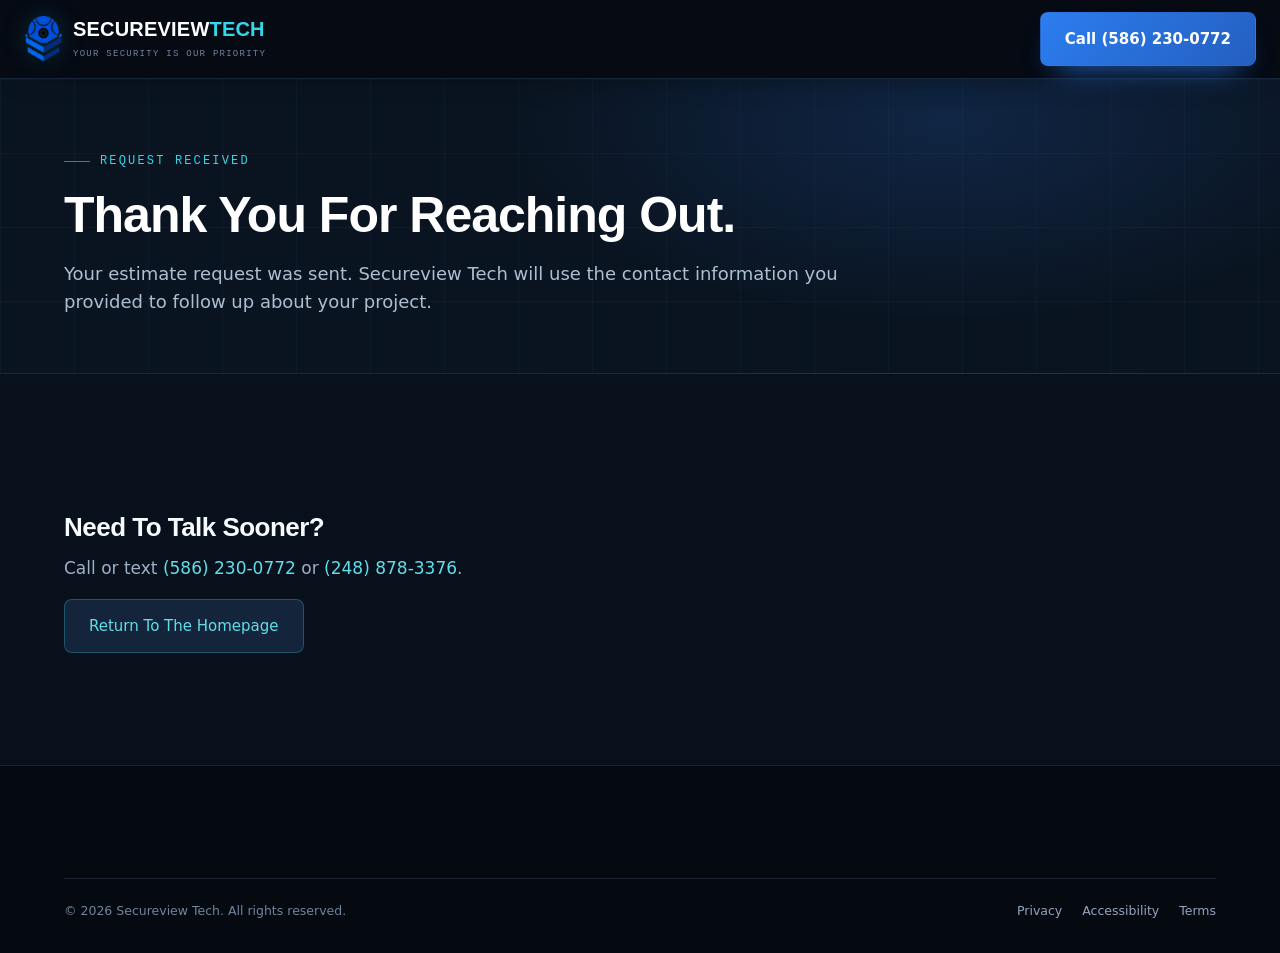
<file: thanks.html>
<!DOCTYPE html>
<html lang="en">
<head>
<meta charset="UTF-8">
<meta name="viewport" content="width=device-width, initial-scale=1.0">
<title>Request Received — Secureview Tech</title>
<meta name="description" content="Your Secureview Tech estimate request has been received.">
<meta name="robots" content="noindex,follow">
<meta name="theme-color" content="#060b13">
<link rel="canonical" href="https://secureviewtec.com/thanks.html">
<link rel="icon" type="image/png" href="assets/secureview-logo.png">
<link rel="stylesheet" href="styles.css">
<link rel="stylesheet" href="tech-one.css">
</head>
<body>
<a class="skip-link" href="#main-content">Skip to main content</a>
<header class="nav">
  <div class="nav__inner">
    <a class="brand" href="index.html" aria-label="Secureview Tech home">
      <span class="brand__shield" role="img" aria-label="Secureview Tech logo"></span>
      <span><span class="brand__name">SECUREVIEW<span>TECH</span></span><span class="brand__tag">Your Security Is Our Priority</span></span>
    </a>
    <div class="nav__cta"><a href="tel:15862300772" class="btn btn--primary">Call (586) 230-0772</a></div>
  </div>
</header>
<main id="main-content">
  <section class="phead"><div class="wrap">
    <span class="eyebrow eyebrow--light">Request received</span>
    <h1>Thank You For Reaching Out.</h1>
    <p>Your estimate request was sent. Secureview Tech will use the contact information you provided to follow up about your project.</p>
  </div></section>
  <section class="section"><div class="wrap"><div class="prose">
    <h2>Need To Talk Sooner?</h2>
    <p>Call or text <a href="tel:15862300772">(586) 230-0772</a> or <a href="tel:12488783376">(248) 878-3376</a>.</p>
    <p><a class="btn btn--dark" href="index.html">Return to the homepage</a></p>
  </div></div></section>
</main>
<footer class="foot"><div class="wrap"><div class="foot__bottom"><span>© 2026 Secureview Tech. All rights reserved.</span><span class="foot__legal"><a href="privacy.html">Privacy</a><a href="accessibility.html">Accessibility</a><a href="terms.html">Terms</a></span></div></div></footer>
</body>
</html>
</file>
<file: styles.css>
/* =========================================================================
   Secureview Tech — shared design system
   Palette derived from the real brand: logo navy + logo blue + flyer red.
   Type: Archivo (display) · Inter (body) · IBM Plex Mono (technical labels)
   ========================================================================= */

:root{
  /* brand core */
  --navy-deep:#071230;
  --navy:#0A1A3A;
  --navy-2:#0E2149;
  --blue:#004FD8;      /* logo primary blue */
  --blue-bright:#2E6BF0;
  --red:#E01E2B;       /* flyer accent — actions only */
  --red-dark:#BE111C;

  /* neutrals */
  --ink:#0D1626;
  --slate:#54637E;
  --slate-2:#8492AC;
  --paper:#FFFFFF;
  --mist:#F3F6FC;
  --mist-2:#E9EEF8;
  --line:#E2E8F3;
  --line-dark:rgba(255,255,255,.13);

  /* type */
  --display:"Archivo","Arial Narrow",sans-serif;
  --body:"Inter",system-ui,sans-serif;
  --mono:"IBM Plex Mono",ui-monospace,monospace;

  /* system */
  --maxw:1200px;
  --radius:14px;
  --radius-lg:22px;
  --shadow:0 18px 50px -24px rgba(10,26,58,.45);
  --shadow-soft:0 10px 30px -18px rgba(10,26,58,.30);
  --ease:cubic-bezier(.22,.61,.36,1);
}

*{box-sizing:border-box}
html{scroll-behavior:smooth;-webkit-text-size-adjust:100%}
body{
  margin:0;font-family:var(--body);color:var(--ink);background:var(--paper);
  line-height:1.6;font-size:17px;-webkit-font-smoothing:antialiased;
}
img{max-width:100%;display:block}
a{color:inherit;text-decoration:none}
h1,h2,h3,h4{font-family:var(--display);font-weight:800;line-height:1.05;letter-spacing:-.02em;margin:0}

/* Client-requested Title Case for every short heading and interface title. */
h1,h2,h3,h4,h5,h6,
.eyebrow,
.btn,
.navlinks,
.mobile,
.nav__phone small,
.trustbar__item,
.tech-shot b,
.pathcard__kicker,
.pathcard__link,
.reviews__foot a,
.crumbs,
.project-photo>span,
.project-lightbox figcaption a,
.foot h5,
.foot li a,
.callbar,
.infoline small,
.service-option b,
legend,
summary{
  text-transform:capitalize;
}
p{margin:0}

.wrap{max-width:var(--maxw);margin:0 auto;padding:0 24px}
.section{padding:96px 0}
.section--tight{padding:64px 0}

/* ---- eyebrow / mono label ------------------------------------------------ */
.eyebrow{
  font-family:var(--mono);font-size:12px;font-weight:500;letter-spacing:.18em;
  text-transform:uppercase;color:var(--blue);display:inline-flex;align-items:center;gap:10px;
}
.eyebrow::before{content:"";width:26px;height:1px;background:var(--blue);opacity:.6}
.eyebrow--light{color:var(--blue-bright)}
.eyebrow--light::before{background:var(--blue-bright)}
.eyebrow--center{justify-content:center}

/* ---- buttons ------------------------------------------------------------- */
.btn{
  display:inline-flex;align-items:center;gap:9px;font-family:var(--body);font-weight:600;
  font-size:15px;padding:14px 24px;border-radius:10px;border:1px solid transparent;
  cursor:pointer;transition:transform .25s var(--ease),background .25s var(--ease),box-shadow .25s var(--ease);
  white-space:nowrap;
}
.btn:hover{transform:translateY(-2px)}
.btn--primary{background:var(--red);color:#fff;box-shadow:0 12px 24px -12px rgba(224,30,43,.7)}
.btn--primary:hover{background:var(--red-dark)}
.btn--ghost{background:transparent;color:#fff;border-color:var(--line-dark)}
.btn--ghost:hover{border-color:rgba(255,255,255,.5);background:rgba(255,255,255,.05)}
.btn--dark{background:var(--navy);color:#fff}
.btn--dark:hover{background:var(--navy-2)}
.btn--wide{width:100%;justify-content:center}

/* =========================================================================
   HEADER
   ========================================================================= */
.nav{position:sticky;top:0;z-index:60;background:rgba(9,20,45,.86);
  backdrop-filter:blur(14px);border-bottom:1px solid var(--line-dark)}
.nav__inner{display:flex;align-items:center;gap:28px;height:74px;max-width:var(--maxw);margin:0 auto;padding:0 24px}
.brand{display:flex;align-items:center;gap:11px;margin-right:auto}
.brand__shield{display:inline-block;width:34px;height:42px;background:url(assets/secureview-logo.png) center/contain no-repeat;filter:drop-shadow(0 2px 6px rgba(0,0,0,.35))}
.brand__name{font-family:var(--display);font-weight:800;font-size:19px;letter-spacing:-.01em;color:#fff;line-height:1}
.brand__name span{color:var(--blue-bright)}
.brand__tag{display:block;font-family:var(--mono);font-size:9px;letter-spacing:.14em;color:var(--slate-2);margin-top:3px;text-transform:uppercase}

.navlinks{display:flex;align-items:center;gap:4px}
.navlinks a{color:#D5DEEE;font-size:15px;font-weight:500;padding:9px 14px;border-radius:8px;transition:color .2s,background .2s}
.navlinks a:hover{color:#fff;background:rgba(255,255,255,.06)}
.navlinks a.is-active{color:#fff}
.navlinks a.is-active::after{content:"";display:block;height:2px;background:var(--red);border-radius:2px;margin-top:5px}

.has-drop{position:relative}
.has-drop>a::after{content:"▾";font-size:10px;margin-left:6px;color:var(--slate-2)}
.drop{position:absolute;top:100%;left:0;min-width:230px;background:#fff;border:1px solid var(--line);
  border-radius:12px;box-shadow:var(--shadow);padding:8px;opacity:0;visibility:hidden;transform:translateY(6px);
  transition:.2s var(--ease)}
.has-drop:hover .drop,.has-drop:focus-within .drop{opacity:1;visibility:visible;transform:translateY(0)}
.drop a{display:block;color:var(--ink);padding:11px 13px;border-radius:8px}
.drop a:hover{background:var(--mist);color:var(--blue)}
.drop a b{display:block;font-family:var(--display);font-size:15px;font-weight:700}
.drop a small{color:var(--slate);font-size:12.5px;font-family:var(--body)}

.nav__cta{display:flex;align-items:center;gap:14px}
.nav__phone{display:flex;flex-direction:column;line-height:1.15;text-align:right}
.nav__phone small{font-family:var(--mono);font-size:9.5px;letter-spacing:.12em;color:var(--slate-2);text-transform:uppercase}
.nav__phone b{color:#fff;font-size:15px;font-family:var(--mono);letter-spacing:.02em}
.burger{display:none;flex-direction:column;gap:5px;background:none;border:0;cursor:pointer;padding:8px}
.burger span{width:24px;height:2px;background:#fff;border-radius:2px;transition:.3s}

/* mobile nav panel */
.mobile{display:none;position:fixed;inset:74px 0 0;z-index:55;background:var(--navy-deep);
  padding:22px 24px 40px;overflow-y:auto}
.mobile.open{display:block}
.mobile a{display:block;color:#E4EAF5;font-size:18px;font-family:var(--display);font-weight:700;padding:15px 0;border-bottom:1px solid var(--line-dark)}
.mobile .sub{font-size:15px;font-family:var(--body);font-weight:500;color:var(--slate-2);padding-left:16px}
.mobile .btn{margin-top:22px}

/* =========================================================================
   HERO
   ========================================================================= */
.hero{position:relative;background:
  radial-gradient(1100px 600px at 78% -8%,rgba(46,107,240,.28),transparent 60%),
  linear-gradient(180deg,var(--navy) 0%,var(--navy-deep) 100%);
  color:#fff;overflow:hidden;padding:78px 0 92px}
.hero__grid{display:grid;grid-template-columns:1.05fr .95fr;gap:56px;align-items:center;position:relative;z-index:3}
.hero h1{font-size:clamp(34px,5vw,60px);margin:20px 0 0}
.hero h1 em{font-style:normal;color:var(--blue-bright)}
.hero__sub{color:#C4D0E6;font-size:clamp(16px,1.4vw,18.5px);margin:22px 0 30px;max-width:34em}
.hero__actions{display:flex;gap:14px;flex-wrap:wrap;align-items:center}
.hero__paths{display:flex;gap:10px;margin-top:30px;flex-wrap:wrap}
.pathchip{display:inline-flex;align-items:center;gap:9px;padding:10px 16px;border:1px solid var(--line-dark);
  border-radius:999px;font-size:14px;color:#DCE4F2;transition:.25s var(--ease)}
.pathchip:hover{border-color:var(--blue-bright);background:rgba(46,107,240,.12);transform:translateY(-2px)}
.pathchip b{font-weight:600;color:#fff}
.pathchip .dot{width:8px;height:8px;border-radius:50%;background:var(--blue-bright)}
.pathchip .dot--red{background:var(--red)}

/* hero visual: framed real photo + node overlay */
.hero__visual{position:relative}
.hero__photo{border-radius:var(--radius-lg);overflow:hidden;border:1px solid var(--line-dark);
  box-shadow:0 40px 80px -30px rgba(0,0,0,.7);position:relative}
.hero__photo img{width:100%;height:100%;object-fit:cover;aspect-ratio:4/3}
.hero__photo::after{content:"";position:absolute;inset:0;
  background:linear-gradient(180deg,transparent 55%,rgba(7,18,48,.55))}
.photo-tag{position:absolute;left:16px;bottom:14px;z-index:2;font-family:var(--mono);font-size:11px;
  letter-spacing:.1em;color:#fff;background:rgba(7,18,48,.6);border:1px solid var(--line-dark);
  padding:7px 12px;border-radius:8px;text-transform:uppercase}
.hero__badge{position:absolute;top:-16px;right:-14px;background:#fff;color:var(--ink);border-radius:14px;
  padding:14px 18px;box-shadow:var(--shadow);display:flex;flex-direction:column;gap:2px}
.hero__badge b{font-family:var(--display);font-size:26px;line-height:1}
.hero__badge small{font-family:var(--mono);font-size:10px;letter-spacing:.1em;color:var(--slate);text-transform:uppercase}
.hero__badge .stars{color:#F5A623;font-size:13px;letter-spacing:2px}

/* ambient node network */
.nodes{position:absolute;inset:0;z-index:1;opacity:.5;pointer-events:none}

/* trust bar */
.trustbar{background:var(--navy-deep);border-top:1px solid var(--line-dark);color:#fff}
.trustbar__row{display:flex;flex-wrap:wrap;gap:12px 40px;justify-content:center;padding:22px 24px;
  max-width:var(--maxw);margin:0 auto}
.trustbar__item{display:flex;align-items:center;gap:10px;font-size:14.5px;color:#CBD5E8}
.trustbar__item b{color:#fff;font-weight:600}
.trustbar__item svg{color:var(--blue-bright);flex-shrink:0}
.ph{color:var(--red)!important;font-family:var(--mono);font-size:12px}

/* =========================================================================
   SHARED SECTION PARTS
   ========================================================================= */
.sec-head{max-width:640px}
.sec-head--center{margin:0 auto;text-align:center}
.sec-head h2{font-size:clamp(28px,3.4vw,42px);margin:16px 0 0}
.sec-head p{color:var(--slate);margin-top:16px;font-size:18px}
.on-dark{background:linear-gradient(180deg,var(--navy) 0%,var(--navy-deep) 100%);color:#fff}
.on-dark .sec-head p{color:#B9C6DE}
.on-mist{background:var(--mist)}

/* clusters — the "backbone" signature */
.backbone{margin-top:56px;position:relative}
.backbone__line{position:absolute;top:44px;left:8%;right:8%;height:2px;
  background:linear-gradient(90deg,transparent,var(--blue) 12%,var(--red) 50%,var(--blue) 88%,transparent);opacity:.35}
.clusters{display:grid;grid-template-columns:repeat(3,1fr);gap:26px;position:relative}
.cluster{background:rgba(255,255,255,.03);border:1px solid var(--line-dark);border-radius:var(--radius-lg);
  padding:30px 26px 28px;transition:.3s var(--ease)}
.cluster:hover{transform:translateY(-4px);border-color:rgba(46,107,240,.5);background:rgba(46,107,240,.06)}
.cluster__node{width:20px;height:20px;border-radius:50%;background:var(--navy-deep);border:2px solid var(--blue-bright);
  margin:0 auto 22px;box-shadow:0 0 0 6px rgba(46,107,240,.14)}
.cluster h3{font-size:21px;color:#fff;text-align:center}
.cluster__lead{color:#AFBDD6;font-size:14.5px;text-align:center;margin:10px auto 20px;max-width:24em}
.cluster ul{list-style:none;margin:0;padding:0;display:flex;flex-direction:column;gap:1px}
.cluster li{display:flex;align-items:center;gap:11px;padding:11px 4px;border-top:1px solid var(--line-dark);
  font-size:15px;color:#DCE4F2}
.cluster li svg{color:var(--blue-bright);flex-shrink:0}

/* audience split cards */
.split{display:grid;grid-template-columns:1fr 1fr;gap:26px;margin-top:52px}
.pathcard{position:relative;border-radius:var(--radius-lg);overflow:hidden;border:1px solid var(--line);
  background:#fff;box-shadow:var(--shadow-soft);transition:.3s var(--ease);display:flex;flex-direction:column}
.pathcard:hover{transform:translateY(-5px);box-shadow:var(--shadow)}
.pathcard__top{padding:32px 32px 26px;position:relative}
.pathcard--home .pathcard__top{background:linear-gradient(135deg,#eef3ff,#dfe8ff)}
.pathcard--biz .pathcard__top{background:linear-gradient(135deg,var(--navy),var(--navy-2));color:#fff}
.pathcard__kicker{font-family:var(--mono);font-size:11px;letter-spacing:.16em;text-transform:uppercase}
.pathcard--home .pathcard__kicker{color:var(--blue)}
.pathcard--biz .pathcard__kicker{color:var(--blue-bright)}
.pathcard h3{font-size:26px;margin:12px 0 8px}
.pathcard__desc{font-size:15px;padding:0 32px 8px}
.pathcard--biz .pathcard__desc{color:#fff}
.pathcard__list{list-style:none;margin:0;padding:20px 32px 8px;display:grid;grid-template-columns:1fr 1fr;gap:10px}
.pathcard__list li{font-size:14px;color:var(--slate);display:flex;gap:8px;align-items:flex-start}
.pathcard__list li::before{content:"";width:6px;height:6px;border-radius:50%;background:var(--blue);margin-top:7px;flex-shrink:0}
.pathcard__foot{margin-top:auto;padding:22px 32px 30px}
.pathcard__link{font-weight:600;color:var(--blue);display:inline-flex;gap:8px;align-items:center}
.pathcard--biz .pathcard__link{color:var(--blue-bright)}

/* work gallery */
.gallery{display:grid;grid-template-columns:repeat(3,1fr);gap:20px;margin-top:48px}
.gcard{border-radius:var(--radius);overflow:hidden;border:1px solid var(--line);background:#fff;
  box-shadow:var(--shadow-soft)}
.gcard__img{aspect-ratio:4/3;position:relative;overflow:hidden}
.gcard__img img{width:100%;height:100%;object-fit:cover;transition:transform .5s var(--ease)}
.gcard:hover .gcard__img img{transform:scale(1.05)}
.gcard__ph{aspect-ratio:4/3;display:flex;flex-direction:column;align-items:center;justify-content:center;gap:10px;
  background:repeating-linear-gradient(135deg,var(--mist),var(--mist) 12px,var(--mist-2) 12px,var(--mist-2) 24px);
  color:var(--slate);text-align:center;padding:20px}
.gcard__ph svg{color:var(--slate-2)}
.gcard__ph b{font-family:var(--mono);font-size:11px;letter-spacing:.08em;color:var(--red);text-transform:uppercase}
.gcard__ph small{font-size:13px;color:var(--slate)}
.gcard__cap{padding:14px 16px;display:flex;justify-content:space-between;align-items:center;gap:10px}
.gcard__cap b{font-family:var(--display);font-size:15px}
.gcard__cap .tag{font-family:var(--mono);font-size:10px;letter-spacing:.08em;text-transform:uppercase;
  padding:4px 9px;border-radius:6px;background:var(--mist);color:var(--slate)}
.gcard__cap .tag--home{background:#eaf1ff;color:var(--blue)}
.gcard__cap .tag--biz{background:var(--navy);color:#fff}

/* grouped project gallery */
.work-groups{display:grid;gap:64px}
.project-group{display:grid;gap:20px}
.project-group__head{display:flex;align-items:center}
.project-group__head h2{font-size:clamp(24px,3vw,34px)}
.project-group__grid{display:grid;grid-template-columns:repeat(2,minmax(0,1fr));gap:18px}
.project-group__grid--three{grid-template-columns:repeat(3,minmax(0,1fr))}
.project-group__grid--four{grid-template-columns:repeat(4,minmax(0,1fr))}
.project-photo{position:relative;display:block;width:100%;aspect-ratio:4/3;padding:0;border:1px solid var(--line);border-radius:var(--radius);overflow:hidden;background:#050a11;cursor:zoom-in;box-shadow:var(--shadow-soft)}
.project-photo img{width:100%;height:100%;object-fit:cover;object-position:center;transform:none!important;transition:filter .25s ease}
.project-photo>span{position:absolute;right:12px;bottom:12px;padding:7px 10px;border-radius:999px;background:rgba(5,10,17,.84);color:#fff;font-family:var(--mono);font-size:9px;letter-spacing:.08em;text-transform:uppercase;opacity:0;transform:translateY(4px);transition:opacity .2s ease,transform .2s ease}
.project-photo:hover img{filter:brightness(.82)}
.project-photo:hover>span,.project-photo:focus-visible>span{opacity:1;transform:none}
.project-photo:focus-visible{outline:3px solid var(--blue-bright);outline-offset:3px}
.project-lightbox{width:auto;max-width:calc(100vw - 24px);height:auto;max-height:calc(100vh - 24px);padding:0;border:0;background:transparent;color:#fff;box-shadow:none;overflow:visible}
.project-lightbox::backdrop{background:rgba(1,5,10,.88);backdrop-filter:blur(5px)}
.project-lightbox__panel{position:relative;display:flex;justify-content:center}
.project-lightbox figure{margin:0;display:flex;flex-direction:column;align-items:stretch;width:max-content;max-width:calc(100vw - 24px);max-height:calc(100vh - 24px);border:1px solid rgba(255,255,255,.18);border-radius:14px;overflow:hidden;background:#07101b;box-shadow:0 30px 100px rgba(0,0,0,.62)}
.project-lightbox figure>img{display:block;width:auto;height:auto;max-width:calc(100vw - 24px);max-height:calc(100vh - 175px);object-fit:contain;object-position:center;transform:none!important;background:transparent}
.project-lightbox figcaption{padding:16px 22px 18px;max-width:min(900px,calc(100vw - 24px))}
.project-lightbox h2{font-size:24px;margin-bottom:7px}
.project-lightbox p{color:#b7c6d9;font-size:14px;max-width:70em}
.project-lightbox figcaption a{display:inline-block;margin-top:10px;color:#64e7f5;font-weight:700}
.project-lightbox__close,.project-lightbox__nav{position:absolute;z-index:2;display:grid;place-items:center;width:44px;height:44px;border:1px solid rgba(255,255,255,.2);border-radius:50%;background:rgba(5,10,17,.84);color:#fff;cursor:pointer}
.project-lightbox__close{top:12px;right:12px;font-size:28px;line-height:1}
.project-lightbox__nav{top:42%;font-size:36px}
.project-lightbox__nav--prev{left:12px}.project-lightbox__nav--next{right:12px}
.project-lightbox__close:hover,.project-lightbox__nav:hover{background:var(--blue)}
.lightbox-open{overflow:hidden}

/* reviews */
.reviews{display:grid;grid-template-columns:repeat(3,1fr);gap:22px;margin-top:48px}
.review{background:#fff;border:1px solid var(--line);border-radius:var(--radius);padding:26px 24px;
  box-shadow:var(--shadow-soft);display:flex;flex-direction:column}
.review__stars{color:#F5A623;letter-spacing:2px;font-size:15px}
.review__text{margin:14px 0 20px;font-size:15.5px;color:#243048}
.review__who{display:flex;align-items:center;gap:12px;margin-top:auto}
.review__ava{width:40px;height:40px;border-radius:50%;background:var(--navy);color:#fff;display:flex;
  align-items:center;justify-content:center;font-family:var(--display);font-weight:700;font-size:16px}
.review__who b{font-size:14.5px}
.review__who small{display:block;color:var(--slate-2);font-size:12px;font-family:var(--mono)}
.reviews__foot{text-align:center;margin-top:34px;color:var(--slate);font-size:14.5px}
.reviews__foot b{color:var(--ink)}

/* process steps */
.steps{display:grid;grid-template-columns:repeat(3,1fr);gap:22px;margin-top:48px}
.step{background:rgba(255,255,255,.03);border:1px solid var(--line-dark);border-radius:var(--radius);padding:26px 24px}
.step h4{color:#fff;font-size:18px;margin:12px 0 8px}
.step p{color:#AFBDD6;font-size:14.5px}

/* CTA band */
.cta{background:
  radial-gradient(700px 340px at 82% 120%,rgba(224,30,43,.24),transparent 60%),
  linear-gradient(120deg,var(--navy) 0%,var(--navy-deep) 100%);color:#fff;border-radius:var(--radius-lg);
  padding:56px;position:relative;overflow:hidden}
.cta h2{font-size:clamp(26px,3.2vw,38px);max-width:14em}
.cta p{color:#C4D0E6;margin:16px 0 28px;max-width:34em;font-size:17px}
.cta__actions{display:flex;gap:14px;flex-wrap:wrap}

/* =========================================================================
   FOOTER
   ========================================================================= */
.foot{background:var(--navy-deep);color:#B7C3DA;border-top:1px solid var(--line-dark);padding:64px 0 32px}
.foot__grid{display:grid;grid-template-columns:1.4fr 1fr 1fr 1.1fr;gap:40px}
.foot__brand{display:flex;align-items:center;gap:11px;margin-bottom:16px}
.foot__brand img,.foot__logo{display:inline-block;width:30px;height:37px;background:url(assets/secureview-logo.png) center/contain no-repeat}
.foot__brand b{font-family:var(--display);font-size:18px;color:#fff}
.foot__brand b span{color:var(--blue-bright)}
.foot p.foot__blurb{font-size:14px;max-width:26em;color:#94A3BE}
.foot h5{font-family:var(--mono);font-size:11px;letter-spacing:.14em;text-transform:uppercase;color:#7C8AA6;margin:0 0 16px}
.foot ul{list-style:none;margin:0;padding:0;display:flex;flex-direction:column;gap:11px}
.foot ul a{font-size:14.5px;color:#B7C3DA}
.foot ul a:hover{color:#fff}
.foot__contact div{margin-bottom:12px;font-size:14.5px}
.foot__contact a{color:#fff;font-family:var(--mono);font-size:14px}
.foot__bottom{display:flex;justify-content:space-between;gap:16px;flex-wrap:wrap;margin-top:48px;padding-top:22px;
  border-top:1px solid var(--line-dark);font-size:12.5px;color:#7C8AA6}
.foot__bottom a{color:#94A3BE}
.foot__legal{display:flex;gap:20px;flex-wrap:wrap}

/* sticky mobile call bar */
.callbar{display:none;position:fixed;left:0;right:0;bottom:0;z-index:70;background:var(--red);color:#fff;
  padding:14px 20px;align-items:center;justify-content:center;gap:10px;font-weight:600;
  box-shadow:0 -8px 24px -12px rgba(0,0,0,.5)}
.callbar svg{flex-shrink:0}

/* =========================================================================
   INNER PAGE HEADER (sub-pages)
   ========================================================================= */
.phead{background:radial-gradient(900px 400px at 80% -20%,rgba(46,107,240,.22),transparent 60%),
  linear-gradient(180deg,var(--navy) 0%,var(--navy-deep) 100%);color:#fff;padding:64px 0 56px}
.phead h1{font-size:clamp(30px,4.2vw,50px);margin:18px 0 0}
.phead p{color:#C4D0E6;margin-top:18px;max-width:44em;font-size:18px}
.crumbs{font-family:var(--mono);font-size:12px;color:var(--slate-2);letter-spacing:.06em}
.crumbs a:hover{color:#fff}

/* prose (help/privacy/accessibility/about) */
.prose{max-width:760px}
.prose h2{font-size:26px;margin:44px 0 14px}
.prose h3{font-size:19px;margin:28px 0 10px}
.prose p{color:#33405A;margin:0 0 16px}
.prose ul{color:#33405A;margin:0 0 16px;padding-left:22px}
.prose li{margin-bottom:8px}
.prose a{color:var(--blue);font-weight:500}
.prose a:hover{text-decoration:underline}
.note{background:var(--mist);border-left:3px solid var(--blue);border-radius:0 10px 10px 0;padding:18px 22px;margin:22px 0}
.note--red{border-left-color:var(--red)}
.note b{font-family:var(--display)}

/* FAQ accordion */
.faq{max-width:820px;margin-top:8px}
.faq__group{margin-bottom:40px}
.faq__group>h3{font-family:var(--display);font-size:22px;margin:0 0 6px}
.faq__group>.eyebrow{margin-bottom:14px}
details.qa{border:1px solid var(--line);border-radius:12px;margin-bottom:12px;background:#fff;overflow:hidden}
details.qa[open]{border-color:var(--blue);box-shadow:var(--shadow-soft)}
details.qa summary{list-style:none;cursor:pointer;padding:18px 22px;font-family:var(--display);font-weight:700;
  font-size:17px;display:flex;justify-content:space-between;align-items:center;gap:16px}
details.qa summary::-webkit-details-marker{display:none}
details.qa summary::after{content:"+";font-family:var(--mono);font-size:22px;color:var(--blue);transition:transform .25s}
details.qa[open] summary::after{transform:rotate(45deg)}
details.qa .qa__body{padding:0 22px 20px;color:#33405A;font-size:15.5px}

/* contact layout */
.contact-grid{display:grid;grid-template-columns:1.1fr .9fr;gap:44px;align-items:start}
.field{margin-bottom:18px}
.field label{display:block;font-size:13px;font-weight:600;margin-bottom:7px;color:var(--ink)}
.field label span{color:var(--red)}
.field input,.field select,.field textarea{width:100%;padding:13px 15px;border:1px solid var(--line);border-radius:10px;
  font-family:var(--body);font-size:15px;background:#fff;color:var(--ink);transition:border .2s,box-shadow .2s}
.field input:focus,.field select:focus,.field textarea:focus{outline:none;border-color:var(--blue);
  box-shadow:0 0 0 3px rgba(0,79,216,.14)}
.field textarea{resize:vertical;min-height:120px}
.field--row{display:grid;grid-template-columns:1fr 1fr;gap:16px}
.formcard{background:#fff;border:1px solid var(--line);border-radius:var(--radius-lg);padding:32px;box-shadow:var(--shadow-soft)}
.honey{position:absolute!important;left:-10000px!important;width:1px!important;height:1px!important;overflow:hidden!important}
.form-note{font-size:12.5px;color:var(--slate);margin-top:14px;line-height:1.55}
.form-note a,.form-status a{color:var(--blue);font-weight:600}
.form-status{min-height:1.5em;margin-top:12px;font-size:14px;font-weight:600}
.form-status.is-success{color:#12633b}
.form-status.is-error{color:#a5101c}
.formcard button:disabled{cursor:wait;opacity:.72}
.infocard{background:var(--navy);color:#fff;border-radius:var(--radius-lg);padding:32px}
.infocard h3{font-size:20px;margin-bottom:20px}
.infoline{display:flex;gap:14px;align-items:flex-start;padding:16px 0;border-top:1px solid var(--line-dark)}
.infoline:first-of-type{border-top:0}
.infoline svg{color:var(--blue-bright);flex-shrink:0;margin-top:2px}
.infoline small{display:block;font-family:var(--mono);font-size:10px;letter-spacing:.12em;text-transform:uppercase;color:var(--slate-2)}
.infoline a,.infoline span{color:#fff;font-size:16px}

/* generic feature list on service pages */
.svc{display:grid;grid-template-columns:repeat(2,1fr);gap:24px;margin-top:44px}
.svc__item{border:1px solid var(--line);border-radius:var(--radius);padding:28px;background:#fff;box-shadow:var(--shadow-soft)}
.svc__item .ico{width:46px;height:46px;border-radius:12px;background:#eaf1ff;display:flex;align-items:center;justify-content:center;color:var(--blue);margin-bottom:16px}
.svc__item h3{font-size:19px;margin-bottom:8px}
.svc__item p{color:var(--slate);font-size:15px}
.svc__item.dark{background:var(--navy);color:#fff}
.svc__item.dark .ico{background:rgba(46,107,240,.18);color:var(--blue-bright)}
.svc__item.dark p{color:#B9C6DE}

/* misc utilities */
.center{text-align:center}
.mt-48{margin-top:48px}
.disclaimer{font-family:var(--mono);font-size:11.5px;color:var(--slate-2);letter-spacing:.03em;
  border:1px dashed var(--line);border-radius:10px;padding:12px 16px;display:inline-flex;gap:8px;align-items:center}
.disclaimer b{color:var(--red)}

/* =========================================================================
   RESPONSIVE
   ========================================================================= */
@media (max-width:960px){
  .project-group__grid--four{grid-template-columns:repeat(2,minmax(0,1fr))}
  .hero__grid{grid-template-columns:1fr;gap:40px}
  .hero__visual{max-width:520px}
  .clusters,.gallery,.reviews,.steps{grid-template-columns:1fr}
  .split,.contact-grid,.svc{grid-template-columns:1fr}
  .contact-grid>*{min-width:0}
  .backbone__line{display:none}
  .foot__grid{grid-template-columns:1fr 1fr;gap:32px}
  .navlinks,.nav__phone,.nav__cta>.btn{display:none}
  .nav__cta{gap:0;flex-shrink:0}
  .burger{display:flex;width:44px;height:44px;padding:10px;align-items:center;justify-content:center;flex-shrink:0}
  .callbar{display:flex}
  .pathcard__list{grid-template-columns:1fr}
}

@media (max-width:640px){
  .work-groups{gap:46px}
  .project-group__grid,.project-group__grid--three,.project-group__grid--four{grid-template-columns:1fr;gap:12px}
  .project-photo{aspect-ratio:4/3}
  .project-photo>span{opacity:1;transform:none}
  .project-lightbox{max-width:calc(100vw - 12px);max-height:calc(100vh - 12px)}
  .project-lightbox figure{max-width:calc(100vw - 12px);max-height:calc(100vh - 12px)}
  .project-lightbox figure>img{max-width:calc(100vw - 12px);max-height:calc(100vh - 205px)}
  .project-lightbox figcaption{padding:13px 14px 15px;max-width:calc(100vw - 12px)}
  .project-lightbox h2{font-size:20px}
  .project-lightbox__close{top:10px;right:10px}
  .project-lightbox__nav{top:38%;width:40px;height:40px}
  .project-lightbox__nav--prev{left:8px}.project-lightbox__nav--next{right:8px}
  html{scroll-padding-top:74px}
  body{padding-bottom:calc(56px + env(safe-area-inset-bottom));overflow-x:hidden}
  body.menu-open{overflow:hidden}
  .wrap{padding-inline:20px}
  .section{padding:68px 0}
  .section--tight{padding:48px 0}

  .nav__inner{height:66px;padding-inline:16px;gap:12px}
  .brand{gap:8px;min-width:0}
  .brand__shield{width:30px;height:37px;flex-shrink:0}
  .brand__name{font-size:17px;white-space:nowrap}
  .brand__tag{font-size:7.5px;letter-spacing:.11em;white-space:nowrap}
  .mobile{inset:66px 0 calc(56px + env(safe-area-inset-bottom));padding:12px 20px 30px}
  .mobile a{min-height:50px;padding:13px 0;display:flex;align-items:center}
  .mobile .sub{font-size:16px;padding-left:14px}
  .mobile .btn{justify-content:center;margin-top:18px;min-height:50px}

  .hero{padding:52px 0 66px}
  .hero__grid{gap:34px}
  .hero h1{font-size:clamp(32px,10.5vw,44px);margin-top:16px}
  .hero__sub{font-size:16px;margin:18px 0 24px}
  .hero__actions{display:grid;grid-template-columns:1fr;gap:10px}
  .hero__actions .btn{width:100%;min-height:50px;justify-content:center}
  .hero__paths{display:grid;grid-template-columns:1fr;gap:8px;margin-top:22px}
  .pathchip{min-height:48px;padding:11px 14px;border-radius:12px;font-size:13.5px}
  .hero__visual{max-width:none;width:100%}
  .hero__badge{top:-10px;right:8px;padding:10px 12px;border-radius:12px}
  .hero__badge b{font-size:22px}
  .hero__badge small{font-size:8.5px}
  .photo-tag{left:10px;bottom:10px;font-size:9px;padding:6px 9px}

  .trustbar__row{display:grid;grid-template-columns:1fr 1fr;gap:14px 18px;justify-content:stretch;padding:20px}
  .trustbar__item{align-items:flex-start;font-size:13px;line-height:1.35}
  .trustbar__item svg{width:16px;height:16px;margin-top:1px}

  .sec-head p{font-size:16px}
  .backbone{margin-top:40px}
  .clusters,.gallery,.reviews,.steps{gap:16px}
  .cluster{padding:25px 20px 22px}
  .split{gap:16px;margin-top:36px}
  .pathcard__top{padding:25px 22px 20px}
  .pathcard h3{font-size:23px}
  .pathcard__desc{padding:0 22px 6px;font-size:15.5px}
  .pathcard__list{padding:17px 22px 6px;gap:9px}
  .pathcard__list li{font-size:14.5px}
  .pathcard__foot{padding:20px 22px 24px}
  .pathcard__link{min-height:44px;align-items:center}
  .gallery{margin-top:34px}
  .gcard__cap{padding:13px 14px;flex-wrap:wrap}
  .review,.step{padding:22px 20px}
  .reviews__foot{margin-top:26px}

  .cta{padding:34px 22px}
  .cta p{font-size:16px;margin:14px 0 24px}
  .cta__actions{display:grid;grid-template-columns:1fr;gap:10px}
  .cta__actions .btn{width:100%;min-height:50px;justify-content:center}

  .phead{padding:44px 0 40px}
  .phead h1{font-size:clamp(30px,9.5vw,38px);margin-top:14px}
  .phead p{font-size:16px;margin-top:15px}
  .crumbs{font-size:11px;line-height:1.5}
  .crumbs a{display:inline-flex;min-height:36px;align-items:center}
  .prose h2{font-size:23px;margin:36px 0 12px}
  .prose h3{font-size:18px}
  .prose p,.prose li{font-size:16px}
  .prose ul{padding-left:19px}
  .note{padding:16px 18px;margin:18px 0}
  .faq__group{margin-bottom:32px}
  .faq__group>h3{font-size:20px}
  details.qa summary{min-height:56px;padding:15px 17px;font-size:16px}
  details.qa .qa__body{padding:0 17px 18px;font-size:15.5px}

  .contact-grid{gap:22px}
  .formcard,.infocard{padding:22px 18px;min-width:0}
  .field{margin-bottom:16px;min-width:0}
  .field label{font-size:14px}
  .field input,.field select,.field textarea{min-width:0;min-height:48px;font-size:16px;padding:13px 14px}
  .field textarea{min-height:132px}
  .field--row{grid-template-columns:1fr;gap:0}
  .infoline{padding:14px 0}
  .infoline a,.infoline span{font-size:15.5px;overflow-wrap:anywhere}

  .svc{gap:16px;margin-top:32px}
  .svc__item{padding:22px 20px}
  .svc__item p{font-size:15.5px}

  .foot{padding:48px 0 24px}
  .foot__grid{grid-template-columns:1fr}
  .foot ul{gap:0}
  .foot ul a{display:flex;align-items:center;min-height:44px;font-size:15px}
  .foot__contact div{margin-bottom:8px}
  .foot__contact a{display:inline-flex;align-items:center;min-height:44px;font-size:14px}
  .foot__bottom{margin-top:34px}
  .foot__legal{gap:8px 18px}
  .foot__legal a{display:inline-flex;align-items:center;min-height:44px}

  .callbar{min-height:56px;padding:12px 18px calc(12px + env(safe-area-inset-bottom));font-size:15px;touch-action:manipulation}
  a,button,summary{touch-action:manipulation}
}

@media (max-width:360px){
  .wrap{padding-inline:16px}
  .nav__inner{padding-inline:12px;gap:8px}
  .brand__shield{width:28px;height:35px}
  .brand__name{font-size:16px}
  .brand__tag{font-size:7px;letter-spacing:.08em}
  .eyebrow{font-size:10.5px;letter-spacing:.12em;gap:8px}
  .eyebrow::before{width:20px}
  .hero h1{font-size:31px}
  .hero__badge{transform:scale(.9);transform-origin:top right}
  .trustbar__row{padding-inline:16px;gap:12px}
  .gcard__cap b{font-size:14px}
  .gcard__cap .tag{font-size:9px}
  .btn{padding-inline:17px;white-space:normal;text-align:center}
  .formcard,.infocard{padding-inline:16px}
}

@media (hover:none){
  .btn:hover,.pathchip:hover,.cluster:hover,.pathcard:hover{transform:none}
  .gcard:hover .gcard__img img{transform:none}
}

@media (prefers-reduced-motion:reduce){
  *{animation:none!important;transition:none!important;scroll-behavior:auto!important}
}

:focus-visible{outline:3px solid var(--blue-bright);outline-offset:2px;border-radius:4px}
.skip-link{position:fixed;left:16px;top:10px;z-index:1000;background:#fff;color:var(--navy);padding:10px 14px;border-radius:8px;font-weight:700;transform:translateY(-160%);transition:transform .2s}
.skip-link:focus{transform:translateY(0)}
</file>
<file: tech-one.css>
/* Technology that works as one — approved Secureview Tech theme */
:root{
  --navy-deep:#060b13;
  --navy:#0a121f;
  --navy-2:#101d2d;
  --blue:#2c7df0;
  --blue-bright:#35d6ea;
  --red:#2c7df0;
  --red-dark:#1c62c7;
  --ink:#eef5ff;
  --slate:#9eb0c7;
  --slate-2:#71849e;
  --paper:#08101b;
  --mist:#0b1522;
  --mist-2:#111d2d;
  --line:rgba(133,167,205,.18);
  --line-dark:rgba(133,167,205,.18);
  --radius:12px;
  --radius-lg:18px;
  --shadow:0 28px 70px -38px rgba(0,0,0,.88);
  --shadow-soft:0 18px 44px -30px rgba(0,0,0,.76);
}

html{background:#060b13}
body{background:#08101b;color:#eef5ff}
body::before{
  content:"";position:fixed;inset:0;z-index:-1;pointer-events:none;opacity:.22;
  background-image:linear-gradient(rgba(53,214,234,.035) 1px,transparent 1px),linear-gradient(90deg,rgba(53,214,234,.035) 1px,transparent 1px);
  background-size:72px 72px;
}

.section{background:#08101b}
.section.on-dark{background:linear-gradient(180deg,#0b1522,#07101b)}
.section.on-mist{background:#0b1522}
.section--tight{background:#08101b}
.sec-head h2,.prose h2,.prose h3,.faq__group>h3{color:#f7fbff}
.sec-head p,.prose p,.prose ul,.prose li{color:#9eb0c7}
.eyebrow{color:#35d6ea}
.eyebrow::before{background:#35d6ea}

/* Header */
.nav{background:rgba(6,11,19,.9);border-color:rgba(111,165,222,.18);box-shadow:0 14px 34px -28px #000}
.nav__inner{height:78px;max-width:1320px}
.brand__shield{width:38px;height:46px;filter:drop-shadow(0 0 13px rgba(53,214,234,.2))}
.brand__name{font-size:20px;letter-spacing:.01em}
.brand__name span{color:#35d6ea}
.brand__tag{color:#71849e}
.navlinks{gap:8px}
.navlinks a{color:#c8d5e5;border-radius:7px}
.navlinks a:hover{background:rgba(53,214,234,.07);color:#fff}
.navlinks a.is-active::after{background:#35d6ea;box-shadow:0 0 10px rgba(53,214,234,.7)}
.drop{background:#0d1826;border-color:rgba(133,167,205,.22)}
.drop a{color:#eef5ff}
.drop a:hover{background:rgba(53,214,234,.08);color:#35d6ea}
.drop a small{color:#8295ad}
.nav__phone b{color:#eef5ff}
.mobile{background:#060b13}

/* Actions */
.btn{border-radius:8px;padding:14px 24px}
.btn--primary{background:linear-gradient(135deg,#2c7df0,#245fbf);box-shadow:0 16px 30px -16px rgba(44,125,240,.9)}
.btn--primary:hover{background:linear-gradient(135deg,#398df8,#2c70db)}
.btn--ghost{border-color:rgba(105,153,209,.42);color:#dce9f7;background:rgba(7,16,27,.44)}
.btn--ghost:hover{border-color:#35d6ea;background:rgba(53,214,234,.07)}
.btn--dark{background:#14243a;border:1px solid rgba(53,214,234,.28)}
.btn--dark:hover{background:#19304c}

/* Approved homepage hero */
.hero{
  padding:82px 0 78px;color:#fff;isolation:isolate;
  background:
    radial-gradient(720px 420px at 50% 18%,rgba(44,125,240,.16),transparent 66%),
    linear-gradient(180deg,#0c1522 0%,#08101b 100%);
}
.hero::before{
  content:"";position:absolute;inset:0;z-index:-2;opacity:.72;
  background-image:linear-gradient(rgba(91,132,178,.08) 1px,transparent 1px),linear-gradient(90deg,rgba(91,132,178,.08) 1px,transparent 1px);
  background-size:88px 88px;
  -webkit-mask-image:linear-gradient(to bottom,#000,transparent 88%);mask-image:linear-gradient(to bottom,#000,transparent 88%);
}
.hero::after{
  content:"";position:absolute;left:6%;right:6%;top:318px;height:1px;z-index:-1;
  background:linear-gradient(90deg,transparent,rgba(53,214,234,.5) 18%,rgba(53,214,234,.08) 50%,rgba(53,214,234,.5) 82%,transparent);
  box-shadow:0 0 16px rgba(53,214,234,.3);
}
.hero__intro{position:relative;z-index:2;max-width:900px;margin:0 auto 54px;text-align:center}
.hero__intro .eyebrow{justify-content:center}
.hero h1{font-size:clamp(44px,6.1vw,78px);max-width:12em;margin:18px auto 0;letter-spacing:-.045em}
.hero h1 em{color:#fff;font-style:normal;white-space:nowrap}
.hero h1 em::after{content:"";display:block;width:100%;height:3px;margin-top:6px;background:linear-gradient(90deg,transparent,#35d6ea,transparent);box-shadow:0 0 16px rgba(53,214,234,.55)}
.hero__sub{max-width:44em;margin:22px auto 30px;color:#b7c6d9;font-size:18px}
.hero__actions{justify-content:center}
.hero__systems{
  position:relative;z-index:2;display:grid;grid-template-columns:1.18fr .92fr .72fr;grid-template-rows:238px 238px;
  grid-template-areas:"security network lighting" "security monitoring lighting";gap:18px;padding:18px;
  border:1px solid rgba(90,139,194,.26);border-radius:20px;background:rgba(8,16,27,.78);
  box-shadow:0 34px 80px -36px #000,0 0 0 1px rgba(53,214,234,.035) inset;
}
.tech-shot{position:relative;display:block;overflow:hidden;border:1px solid rgba(73,136,203,.4);border-radius:12px;background:#050a11;min-width:0;padding:0;color:inherit;font:inherit;text-align:left;cursor:zoom-in}
.tech-shot::before,.tech-shot::after{content:"";position:absolute;z-index:3;width:22px;height:22px;border-color:#35d6ea;pointer-events:none}
.tech-shot::before{left:8px;top:8px;border-left:2px solid #35d6ea;border-top:2px solid #35d6ea}
.tech-shot::after{right:8px;bottom:8px;border-right:2px solid #35d6ea;border-bottom:2px solid #35d6ea}
.tech-shot img{width:100%;height:100%;object-fit:cover;transform:none!important;filter:saturate(.9) contrast(1.05);transition:filter .35s ease}
.tech-shot:hover img{filter:saturate(1.04) contrast(1.07) brightness(1.05)}
.tech-shot>span{position:absolute;inset:auto 0 0;z-index:2;display:flex;align-items:center;gap:10px;padding:38px 16px 14px;background:linear-gradient(transparent,rgba(3,8,15,.96));color:#fff}
.tech-shot b{font-family:var(--display);font-size:15px;letter-spacing:.01em;text-transform:uppercase}
.tech-shot--security{grid-area:security}
.tech-shot--network{grid-area:network}
.tech-shot--monitoring{grid-area:monitoring}
.tech-shot--lighting{grid-area:lighting}
.tech-shot--network img,.tech-shot--monitoring img,.tech-shot--lighting img{object-position:center}
.home-lightbox{width:100vw;max-width:none;height:100vh;max-height:none;margin:0;padding:12px;border:0;background:transparent;overflow:hidden}
.home-lightbox::backdrop{background:rgba(1,5,10,.9);backdrop-filter:blur(5px)}
.home-lightbox__panel{position:relative;display:grid;width:100%;height:100%;place-items:center}
.home-lightbox__panel>img{display:block;width:auto;height:auto;max-width:calc(100vw - 24px);max-height:calc(100vh - 24px);object-fit:contain;object-position:center;transform:none!important}
.home-lightbox__close{position:absolute;z-index:2;top:8px;right:8px;display:grid;width:46px;height:46px;padding:0;place-items:center;border:1px solid rgba(255,255,255,.25);border-radius:50%;background:rgba(5,10,17,.88);color:#fff;font-size:30px;line-height:1;cursor:pointer}
.home-lightbox__close:hover,.home-lightbox__close:focus-visible{background:var(--blue)}
.system-flow{position:absolute;left:50%;bottom:-42px;transform:translateX(-50%);display:flex;align-items:center;gap:12px;font-family:var(--mono);font-size:9px;letter-spacing:.15em;text-transform:uppercase;color:#71849e;white-space:nowrap}
.system-flow i{display:block;width:54px;height:1px;background:linear-gradient(90deg,#2c7df0,#35d6ea);position:relative}
.system-flow i::after{content:"";position:absolute;right:-1px;top:-2px;width:5px;height:5px;border-radius:50%;background:#35d6ea;box-shadow:0 0 9px #35d6ea}

.trustbar{background:#07101b;border-color:rgba(92,143,199,.2)}
.trustbar__item{color:#9fb1c8}
.trustbar__item svg{color:#35d6ea}

/* Dark technology cards and content */
.cluster,.step,.review,.svc__item,.pathcard,.gcard,.formcard,details.qa{
  background:#0d1826;border-color:rgba(110,154,204,.2);box-shadow:var(--shadow-soft);color:#eef5ff;
}
.cluster:hover,.pathcard:hover{border-color:rgba(53,214,234,.48);background:#101d2d;box-shadow:0 18px 46px -28px rgba(53,214,234,.45)}
.cluster__node{background:#08101b;border-color:#35d6ea;box-shadow:0 0 0 6px rgba(53,214,234,.08),0 0 18px rgba(53,214,234,.35)}
.cluster__lead,.step p,.svc__item p,.svc__item.dark p{color:#9eb0c7}
.cluster li{color:#d4deeb}
.cluster li svg{color:#35d6ea}
.pathcard__top,.pathcard--home .pathcard__top,.pathcard--biz .pathcard__top{background:linear-gradient(135deg,#13233a,#0c1725);color:#fff;border-bottom:1px solid rgba(110,154,204,.17)}
.pathcard__kicker,.pathcard--home .pathcard__kicker,.pathcard--biz .pathcard__kicker{color:#35d6ea}
.pathcard__desc,.pathcard--biz .pathcard__desc,.pathcard__list li{color:#a8b9cc}
.pathcard__list li::before{background:#35d6ea;box-shadow:0 0 7px rgba(53,214,234,.55)}
.pathcard__link,.pathcard--biz .pathcard__link{color:#63dfee}
.gcard{box-shadow:0 18px 40px -28px #000}
.gcard__img{background:#050a11}
.gcard__cap{border-top:1px solid rgba(110,154,204,.16)}
.gcard__cap .tag{background:#14243a;color:#a9bed7}
.gcard__cap .tag--home{background:rgba(44,125,240,.14);color:#79aef9}
.gcard__cap .tag--biz{background:rgba(53,214,234,.1);color:#6ce0ee}
.review__text{color:#a8b9cc}
.review__who small,.reviews__foot{color:#7f93ac}
.review__ava{background:#162a44}
.svc__item.dark{background:#0d1826}
.svc__item .ico,.svc__item.dark .ico{background:rgba(53,214,234,.08);border:1px solid rgba(53,214,234,.2);color:#35d6ea}

/* Inner pages */
.phead{
  background:
    radial-gradient(620px 280px at 74% 15%,rgba(44,125,240,.17),transparent 70%),
    linear-gradient(rgba(78,126,180,.06) 1px,transparent 1px),
    linear-gradient(90deg,rgba(78,126,180,.06) 1px,transparent 1px),#0a1421;
  background-size:auto,74px 74px,74px 74px,auto;border-bottom:1px solid rgba(81,139,200,.18);
}
.phead h1{max-width:15em}
.phead p{color:#aebed1}
.crumbs{color:#71849e}
.phead--showcase{padding:46px 0 64px;overflow:hidden}
.phead__grid{display:grid;grid-template-columns:minmax(0,1.06fr) minmax(380px,.94fr);gap:64px;align-items:center;margin-top:28px}
.phead__copy .eyebrow{margin-bottom:15px}
.phead__copy h1{margin:0;max-width:12em;font-size:clamp(38px,5vw,64px);line-height:.98}
.phead__copy>p{max-width:38em;font-size:17px;line-height:1.7}
.phead__actions{display:flex;gap:12px;flex-wrap:wrap;margin-top:28px}
.system-card{position:relative;padding:20px;border:1px solid rgba(53,214,234,.24);border-radius:18px;background:linear-gradient(145deg,rgba(17,31,49,.96),rgba(7,16,27,.98));box-shadow:0 32px 70px -42px rgba(53,214,234,.55)}
.system-card::before,.about-visual::before{content:"";position:absolute;inset:8px;border:1px solid rgba(113,167,218,.1);border-radius:12px;pointer-events:none}
.system-card__top{display:flex;justify-content:space-between;gap:12px;padding:2px 4px 18px;border-bottom:1px solid rgba(111,156,205,.2);font:500 11px var(--mono);letter-spacing:.11em;text-transform:uppercase;color:#7f93ac}
.system-card__top b{display:flex;align-items:center;gap:7px;color:#6fe1ee;font-weight:500}
.system-card__top b i{width:7px;height:7px;border-radius:50%;background:#35d6ea;box-shadow:0 0 12px #35d6ea}
.system-card__nodes{display:grid;gap:10px;padding:18px 0}
.system-card__nodes>div{display:flex;align-items:center;padding:15px;border:1px solid rgba(112,156,205,.16);border-radius:10px;background:#091522}
.system-card__nodes p{display:flex;justify-content:space-between;align-items:center;gap:18px;width:100%;margin:0;font-size:14px}
.system-card__nodes p b{font-family:var(--display);color:#eef5ff}
.system-card__nodes p small{color:#7f93ac}
.system-card__foot{display:flex;align-items:center;justify-content:center;gap:12px;padding:11px 4px 2px;font:500 10px var(--mono);letter-spacing:.08em;text-transform:uppercase;color:#72869f}
.system-card__foot i{width:4px;height:4px;border-radius:50%;background:#2c7df0}
.service-section{padding-top:82px}
.sec-head--split{display:grid;grid-template-columns:minmax(0,1.15fr) minmax(280px,.55fr);gap:48px;align-items:end}
.sec-head--split>p{color:#8fa2ba;font-size:15px;max-width:36em;padding-bottom:4px}
.svc--tech{grid-template-columns:repeat(3,minmax(0,1fr));gap:16px}
.svc--tech .svc__item{position:relative;min-height:250px;padding:26px 24px 24px;overflow:hidden;transition:transform .25s ease,border-color .25s ease,background .25s ease}
.svc--tech .svc__item::before{content:"";position:absolute;left:0;top:0;width:42%;height:2px;background:linear-gradient(90deg,#2c7df0,#35d6ea)}
.svc--tech .svc__item:hover{transform:translateY(-4px);border-color:rgba(53,214,234,.42);background:#101d2d}
.svc--tech .svc__item h3{font-size:20px}
.process-rail{display:grid;grid-template-columns:1fr 26px 1fr 26px 1fr 26px 1fr;align-items:center;margin-top:54px;padding:26px;border:1px solid rgba(112,156,205,.18);border-radius:14px;background:#0a1522}
.process-rail>div{display:flex;flex-direction:column;gap:2px;align-items:flex-start}
.process-rail b{font:700 13px var(--display);color:#eaf3ff}
.process-rail small{font-size:11px;color:#70839c;line-height:1.35}
.process-rail>i{height:1px;background:linear-gradient(90deg,#2c7df0,#35d6ea);opacity:.55}
.about-visual{position:relative;display:grid;grid-template-columns:.82fr 1.18fr;grid-template-rows:250px 110px;gap:12px;padding:12px;border:1px solid rgba(53,214,234,.22);border-radius:18px;background:#07101b;box-shadow:0 30px 70px -42px #000}
.about-visual figure{position:relative;margin:0;overflow:hidden;border-radius:10px;background:#04090f}
.about-visual figure:first-of-type{grid-row:1/3}
.about-visual img{width:100%;height:100%;object-fit:cover;transform:none!important;filter:saturate(.88) contrast(1.05)}
.about-visual figcaption{position:absolute;inset:auto 0 0;padding:28px 12px 10px;background:linear-gradient(transparent,rgba(3,8,15,.94));font:600 10px var(--mono);letter-spacing:.07em;text-transform:uppercase;color:#dceaff}
.about-visual>span{display:grid;place-items:center;border:1px solid rgba(53,214,234,.15);border-radius:10px;background:linear-gradient(135deg,#0e1e31,#091522);font:500 10px var(--mono);letter-spacing:.09em;text-transform:uppercase;color:#6fe1ee;text-align:center}
.about-section{padding-top:82px}
.about-story{display:grid;grid-template-columns:minmax(0,1.05fr) minmax(340px,.7fr);gap:70px;align-items:start}
.about-story h2{font-size:clamp(32px,4vw,48px);max-width:13em;margin:14px 0 22px}
.about-story>div>p{color:#9eb0c7;max-width:44em;margin:0 0 16px}
.principles-card{border:1px solid rgba(53,214,234,.22);border-radius:16px;background:linear-gradient(145deg,#0e1b2b,#09131f);padding:22px}
.principles-card>span{display:block;padding:0 2px 15px;border-bottom:1px solid rgba(112,156,205,.18);font:500 10px var(--mono);letter-spacing:.11em;text-transform:uppercase;color:#6fe1ee}
.principles-card>div{display:flex;gap:14px;padding:18px 2px;border-bottom:1px solid rgba(112,156,205,.14)}
.principles-card>div:last-child{border-bottom:0;padding-bottom:2px}
.principles-card p{display:flex;flex-direction:column;margin:0}
.principles-card strong{font:700 15px var(--display);color:#eef5ff}
.principles-card small{color:#7f93ac;font-size:12px;margin-top:4px}
.trust-grid{display:grid;grid-template-columns:repeat(4,1fr);gap:14px;margin-top:56px}
.trust-grid article{position:relative;padding:24px 20px;border:1px solid rgba(112,156,205,.18);border-radius:12px;background:#0b1725}
.trust-grid article>span{font:500 10px var(--mono);letter-spacing:.09em;text-transform:uppercase;color:#35d6ea}
.trust-grid h3{font-size:17px;margin:12px 0 8px}
.trust-grid p{font-size:13px;color:#8397af}
.note{background:#0d1928;border-left-color:#35d6ea;color:#a8b9cc}
.note--red{border-left-color:#2c7df0}
.prose a,.form-note a,.form-status a{color:#61ddea}
details.qa[open]{border-color:rgba(53,214,234,.65);box-shadow:0 15px 38px -28px rgba(53,214,234,.5)}
details.qa summary::after{color:#35d6ea}
details.qa .qa__body{color:#a8b9cc}
.field label{color:#dfe9f5}
.field label span{color:#6fe1ee}
.field input,.field select,.field textarea{background:#08121f;border-color:rgba(112,156,205,.26);color:#eef5ff}
.field input::placeholder,.field textarea::placeholder{color:#60748e}
.field input:focus,.field select:focus,.field textarea:focus{border-color:#35d6ea;box-shadow:0 0 0 3px rgba(53,214,234,.1)}
.form-note{color:#8295ad}
.service-picker{border:0;padding:0;margin:4px 0 24px;min-width:0}
.service-picker>legend{font-family:var(--display);font-size:17px;font-weight:700;color:#eef5ff;padding:0;margin:0}
.service-picker>legend span{color:#6fe1ee}
.service-picker__help{color:#8295ad;font-size:13.5px;margin:5px 0 14px}
.service-options{display:grid;grid-template-columns:1fr 1fr;gap:10px}
.service-option{display:flex;align-items:flex-start;gap:11px;min-width:0;padding:14px;border:1px solid rgba(112,156,205,.24);border-radius:11px;background:#08121f;cursor:pointer;transition:border-color .2s,background .2s,box-shadow .2s}
.service-option:hover{border-color:rgba(53,214,234,.48);background:#0b1827}
.service-option:has(input:checked){border-color:#35d6ea;background:rgba(53,214,234,.08);box-shadow:0 0 0 1px rgba(53,214,234,.12),0 12px 28px -22px rgba(53,214,234,.8)}
.service-option input{width:19px;height:19px;margin:2px 0 0;flex:0 0 auto;accent-color:#2c7df0}
.service-option input:focus-visible{outline:3px solid #35d6ea;outline-offset:3px}
.service-option span{display:flex;flex-direction:column;min-width:0}
.service-option b{font-family:var(--display);font-size:14.5px;line-height:1.3;color:#eef5ff}
.service-option small{font-size:12px;line-height:1.45;color:#7f93ac;margin-top:3px}
.service-error{min-height:1.35em;margin-top:9px;color:#ff8d98;font-size:13px;font-weight:600}
.service-details{display:grid;gap:14px;margin-bottom:22px}
.service-panel{display:none;border:1px solid rgba(53,214,234,.22);border-radius:14px;background:linear-gradient(145deg,#0d1928,#09131f);padding:20px}
.service-panel.is-visible{display:block}
.service-panel__head{display:flex;align-items:flex-start;gap:12px;margin-bottom:18px}
.service-panel__head h4{font-size:17px;color:#eef5ff;margin:0}
.service-panel__head p{font-size:13px;color:#8295ad;margin-top:4px}
.detail-grid{display:grid;grid-template-columns:.72fr 1.28fr;gap:18px;align-items:start}
.detail-grid>.field{margin:0}
.detail-group{border:0;padding:0;margin:0;min-width:0}
.detail-group>legend{font-size:13px;font-weight:600;color:#dfe9f5;margin-bottom:7px;padding:0}
.detail-checks{display:grid;grid-template-columns:1fr 1fr;gap:8px}
.detail-checks label{display:flex;align-items:flex-start;gap:8px;padding:9px 10px;border:1px solid rgba(112,156,205,.18);border-radius:8px;background:#08121f;color:#b9c7d8;font-size:12.5px;line-height:1.35;cursor:pointer}
.detail-checks label:has(input:checked){border-color:rgba(53,214,234,.55);background:rgba(53,214,234,.07);color:#eef5ff}
.detail-checks input{width:16px;height:16px;margin:1px 0 0;flex:0 0 auto;accent-color:#2c7df0}
.infocard{background:linear-gradient(145deg,#111f31,#0a1522);border:1px solid rgba(53,214,234,.18)}
.infoline svg{color:#35d6ea}

/* CTA and footer */
.cta{
  background:
    linear-gradient(rgba(72,125,181,.07) 1px,transparent 1px),
    linear-gradient(90deg,rgba(72,125,181,.07) 1px,transparent 1px),
    radial-gradient(520px 260px at 85% 110%,rgba(44,125,240,.22),transparent 70%),#0d1826;
  background-size:70px 70px,70px 70px,auto,auto;border:1px solid rgba(53,214,234,.2);box-shadow:var(--shadow);
}
.foot{background:#050a11;border-color:rgba(94,143,197,.18)}
.foot__brand b span{color:#35d6ea}
.foot p.foot__blurb,.foot h5,.foot__bottom{color:#71849e}
.foot ul a{color:#9eb0c7}
.callbar{background:linear-gradient(90deg,#1e66d1,#2c7df0)}
.skip-link{background:#eef7ff;color:#07101b}

@media (max-width:960px){
  .phead__grid{grid-template-columns:1fr;gap:38px}
  .phead__copy h1{max-width:14em}
  .svc--tech{grid-template-columns:repeat(2,minmax(0,1fr))}
  .sec-head--split{grid-template-columns:1fr;gap:18px}
  .process-rail{grid-template-columns:1fr 1fr;gap:18px}
  .process-rail>i{display:none}
  .about-story{grid-template-columns:1fr;gap:36px}
  .trust-grid{grid-template-columns:repeat(2,1fr)}
  .hero__systems{grid-template-columns:1fr 1fr;grid-template-rows:270px 220px 220px;grid-template-areas:"security security" "network lighting" "monitoring lighting"}
  .system-flow{display:none}
}

@media (max-width:640px){
  body::before{background-size:48px 48px}
  .nav__inner{height:66px}
  .hero{padding:52px 0 54px}
  .hero::after{top:270px}
  .hero__intro{margin-bottom:34px;text-align:left}
  .hero__intro .eyebrow{justify-content:flex-start}
  .hero h1{font-size:clamp(38px,12vw,52px);margin:16px 0 0;max-width:8.5em}
  .hero h1 em{white-space:normal}
  .hero h1 em::after{width:74%;margin-left:0}
  .hero__sub{margin:18px 0 24px;font-size:16px}
  .hero__actions{justify-content:stretch}
  .phead--showcase{padding:30px 0 46px}
  .phead__grid{margin-top:20px;gap:30px}
  .phead__copy h1{font-size:39px}
  .phead__actions{display:grid;grid-template-columns:1fr}
  .phead__actions .btn{width:100%;justify-content:center}
  .system-card{padding:14px}
  .system-card__nodes p{align-items:flex-start;flex-direction:column;gap:1px}
  .system-card__foot{gap:7px;font-size:8.5px}
  .service-section,.about-section{padding-top:58px}
  .svc--tech{grid-template-columns:1fr}
  .svc--tech .svc__item{min-height:0}
  .process-rail{grid-template-columns:1fr;padding:20px}
  .about-visual{grid-template-columns:1fr 1fr;grid-template-rows:210px 84px}
  .about-visual figure:first-of-type{grid-row:1/2}
  .about-visual figure:nth-of-type(2){grid-column:2;grid-row:1/2}
  .about-visual>span{grid-column:1/3}
  .trust-grid{grid-template-columns:1fr}
  .hero__systems{padding:10px;gap:10px;border-radius:15px;grid-template-columns:1fr 1fr;grid-template-rows:230px 170px 170px;grid-template-areas:"security security" "network lighting" "monitoring lighting"}
  .tech-shot{border-radius:9px}
  .tech-shot>span{padding:30px 10px 10px;gap:6px;flex-wrap:wrap}
  .tech-shot b{font-size:11px}
  .tech-shot::before,.tech-shot::after{width:14px;height:14px}
  .tech-shot--lighting img{object-position:center}
  .section,.section.on-dark,.section.on-mist{background-color:#08101b}
  .phead{background-size:auto,48px 48px,48px 48px,auto}
  .service-options{grid-template-columns:1fr}
  .service-option{min-height:70px;padding:13px}
  .detail-grid{grid-template-columns:1fr;gap:14px}
  .service-panel{padding:17px 14px}
  .detail-checks{grid-template-columns:1fr}
  .detail-checks label{min-height:44px;align-items:center;font-size:13px}
}

@media (max-width:360px){
  .hero__systems{grid-template-rows:210px 150px 150px}
}

@media (prefers-reduced-motion:reduce){
  .tech-shot img{transition:none}
}
</file>
